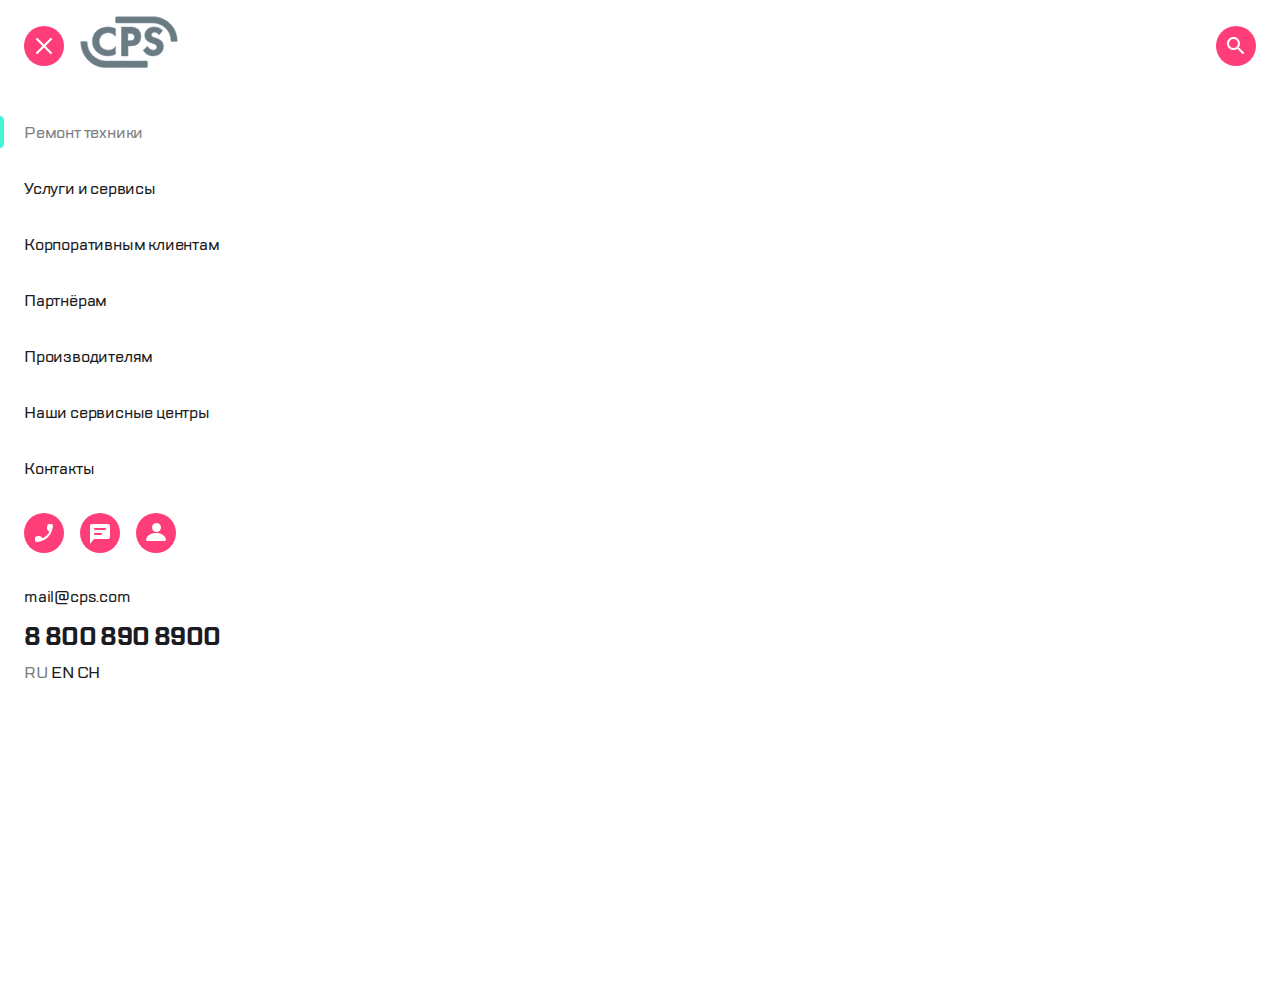
<file: index.html>
<!DOCTYPE html>
<html lang="ru">

<head>
	<meta charset="UTF-8">
	<meta http-equiv="X-UA-Compatible" content="IE=edge">
	<meta name="viewport" content="width=device-width, initial-scale=1.0">
	<link rel="stylesheet" href="./style.css">
	<link rel="stylesheet" href="./TTLakes/stylesheet.css">
	<title>Макет 1.4</title>
</head>

<body class="side-bar">
	<header class="header header--padding">
		<button class="button"><img src="img/burger.svg"></button>
		<a class="logo logo--padding" href="#"><img src="img/Group.svg"></a>
		<button class="button button--right-side"><img src="img/search.svg"></button>
	</header>
	<div class="side-menu">
		<article class="main-menu">
			<nav class="navigation">
				<ul class="navigation__list">
					<li class="nav-botton--focus">
						<a class="link-focus link" href="#">Ремонт техники</a>
					</li>
					<li class="nav-botton">
						<a class="link" href="#">Услуги и сервисы</a>
					</li>
					<li class="nav-botton">
						<a class="link" href="#">Корпоративным клиентам</a>
					</li>
					<li class="nav-botton">
						<a class="link" href="#">Партнёрам</a>
					</li>
					<li class="nav-botton">
						<a class="link" href="#">Производителям</a>
					</li>
					<li class="nav-botton">
						<a class="link" href="#">Наши сервисные центры</a>
					</li>
					<li class="nav-botton">
						<a class="link" href="#">Контакты</a>
					</li>
				</ul>
			</nav>
		</article>

		<footer class="footer">
			<div class="footer__buttons">
				<button class="footer__buttons button"><img src="img/chat copy.svg"></button>
				<button class="footer__buttons button"><img src="img/chat.svg"></button>
				<button class="footer__buttons button"><img src="img/profile.svg"></button>
			</div>

			<div class="footer__info">
				<a class="mail__link link" href='mailto:mail@cps.com'>mail@cps.com</a>
				<a class="tel__link link" href='tel:8800890 8900'>8 800 890 8900</a>
			</div>

			<div class="footer__languages">
				<a class="lang__ru link-focus link" href="#">RU</a>
				<a class="lang__en link" href="#">EN</a>
				<a class="lang__ch link" href="#">CH</a>
			</div>
		</footer>
	</div>
</body>

</html>
</file>
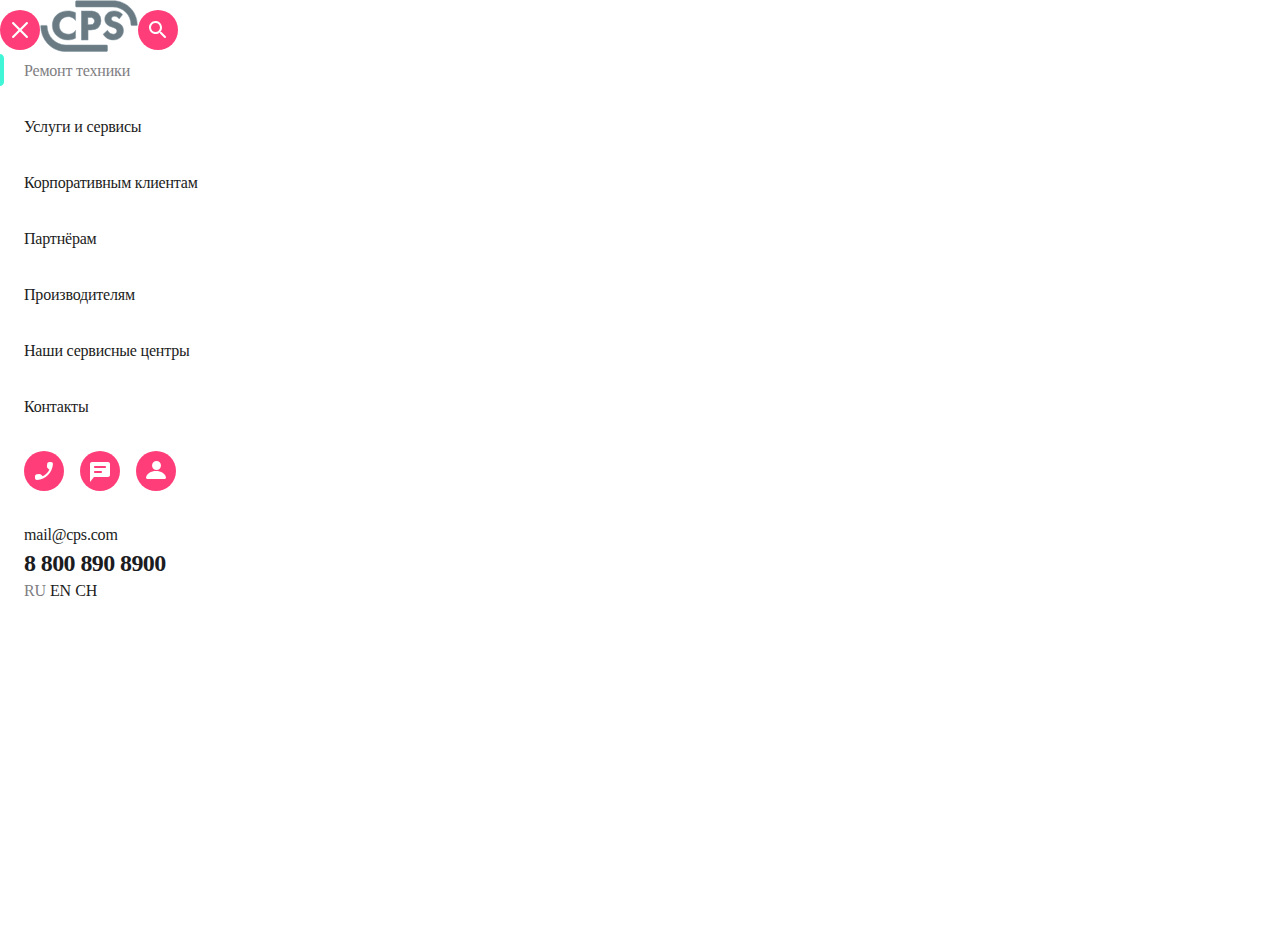
<file: verstka14.html>
<!DOCTYPE html>
<html lang="ru">

<head>
	<meta charset="UTF-8">
	<meta http-equiv="X-UA-Compatible" content="IE=edge">
	<meta name="viewport" content="width=device-width, initial-scale=1.0">
	<link rel="stylesheet" href="style.css">
	<title>Макет 1.4</title>
</head>

<body class="side-bar">
	<header class="header">
		<button class="header__button button"><img src="img/burger.svg"></button>
		<a class="logo" href="#"><img src="img/Group.svg"></a>
		<button class="header__button button"><img src="img/search.svg"></button>
	</header>
	<div class="side-menu">
		<article class="main-menu">
			<nav class="navigation">
				<ul class="navigation__list">
					<li class="nav-botton--focus">
						<a class="link-focus link" href="#">Ремонт техники</a>
					</li>
					<li class="nav-botton">
						<a class="link" href="#">Услуги и сервисы</a>
					</li>
					<li class="nav-botton">
						<a class="link" href="#">Корпоративным клиентам</a>
					</li>
					<li class="nav-botton">
						<a class="link" href="#">Партнёрам</a>
					</li>
					<li class="nav-botton">
						<a class="link" href="#">Производителям</a>
					</li>
					<li class="nav-botton">
						<a class="link" href="#">Наши сервисные центры</a>
					</li>
					<li class="nav-botton">
						<a class="link" href="#">Контакты</a>
					</li>
				</ul>
			</nav>
		</article>

		<footer class="footer">
			<div class="footer__buttons">
				<button class="footer__buttons button"><img src="img/chat copy.svg"></button>
				<button class="footer__buttons button"><img src="img/chat.svg"></button>
				<button class="footer__buttons button"><img src="img/profile.svg"></button>
			</div>
			<div class="footer__info">
				<div class="mail">
					<a class="mail__link link" href='mailto:mail@cps.com'>mail@cps.com</a>
				</div>
				<div class="tel">
					<a class="tel__link link" href='tel:8800890 8900'>8 800 890 8900</a>
				</div>
			</div>

			<div class="footer__languages">
				<a class="lang__ru link-focus link" href="#">RU</a>
				<a class="lang__en link" href="#">EN</a>
				<a class="lang__ch link" href="#">CH</a>
			</div>
		</footer>
	</div>
</body>

</html>
</file>
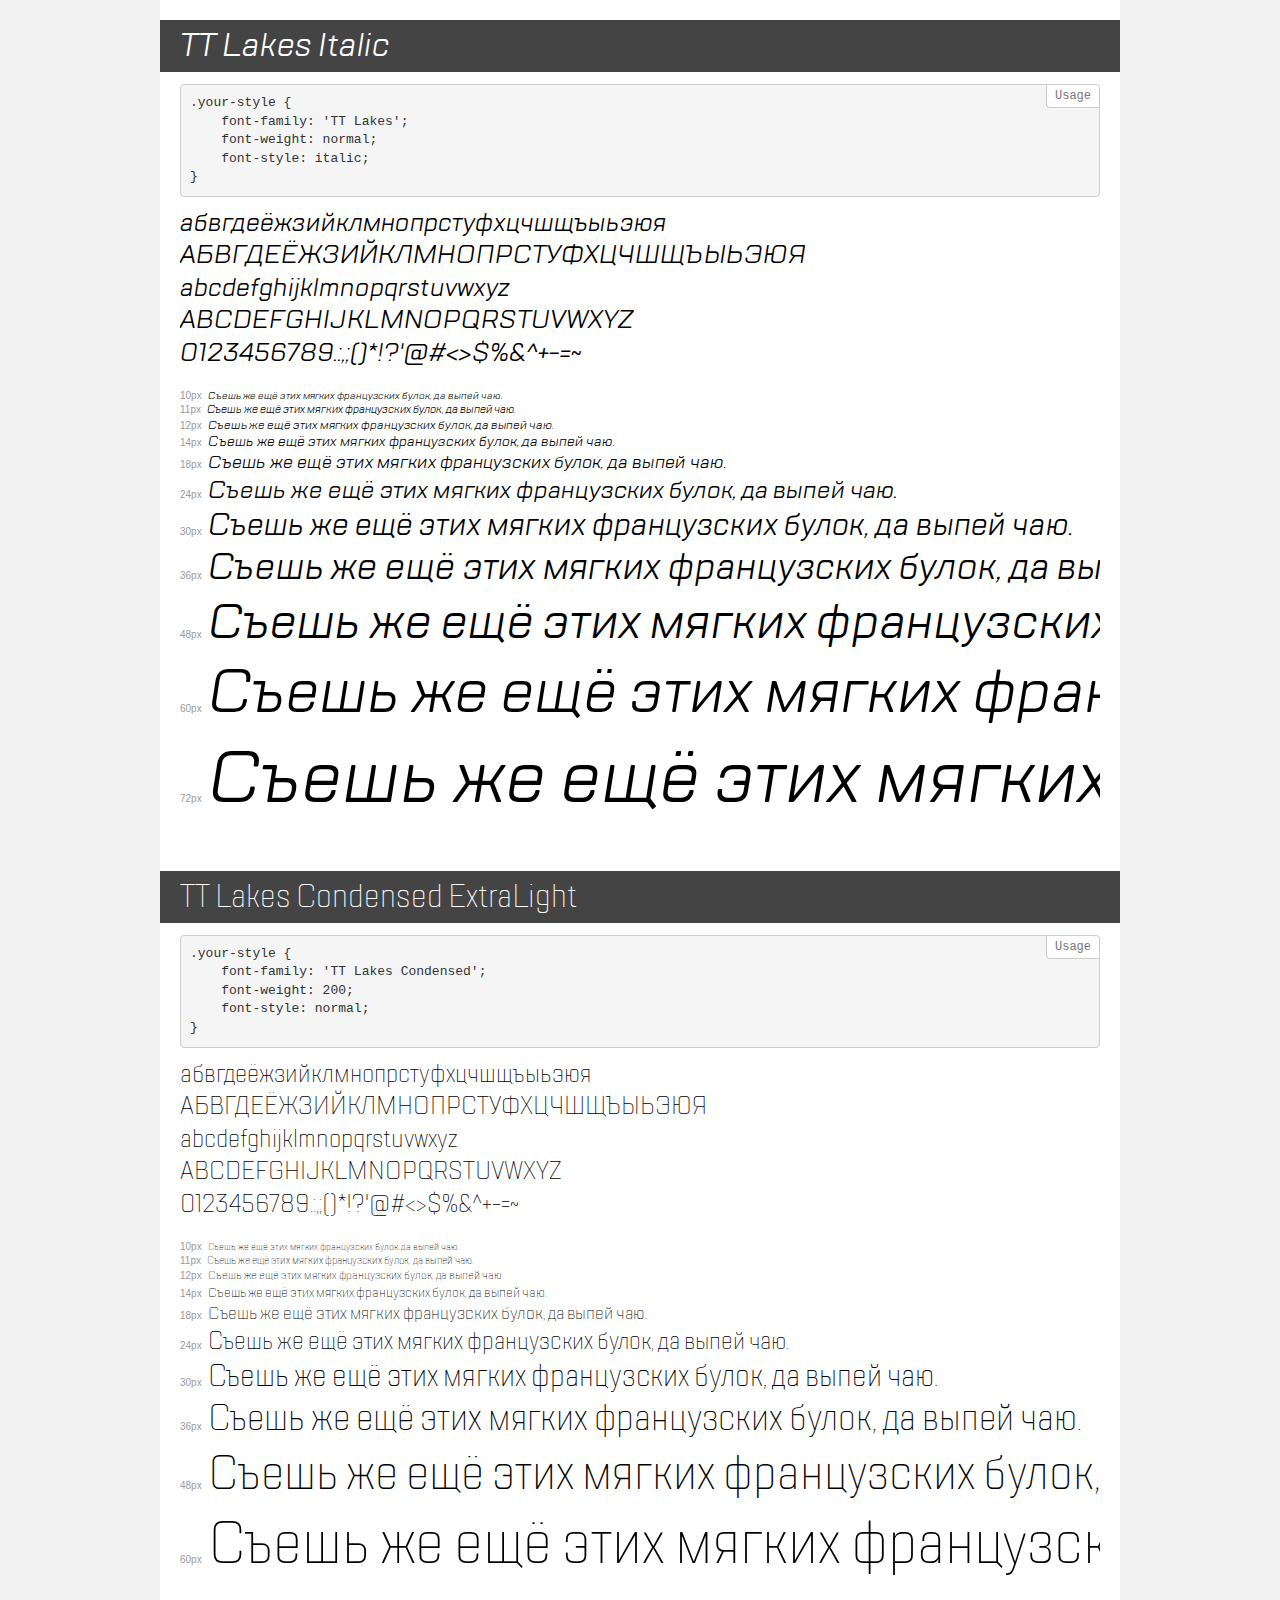
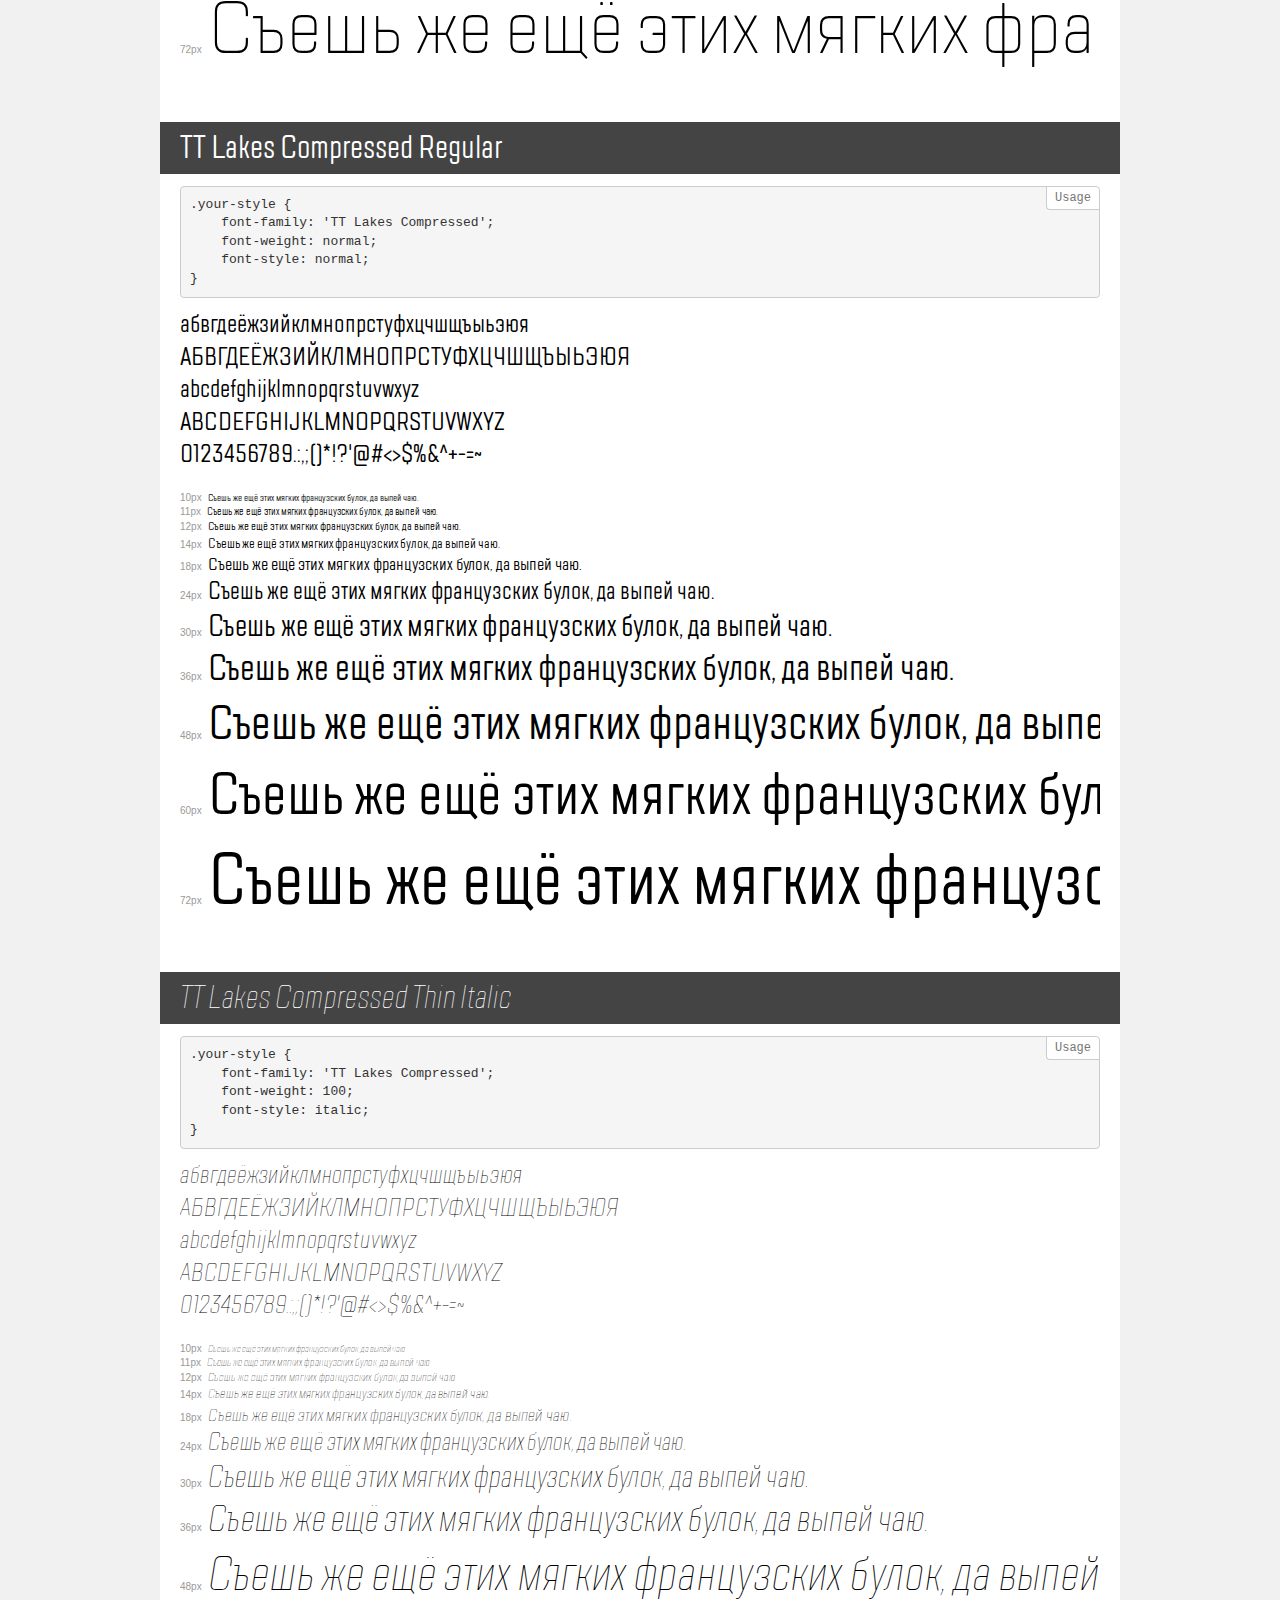
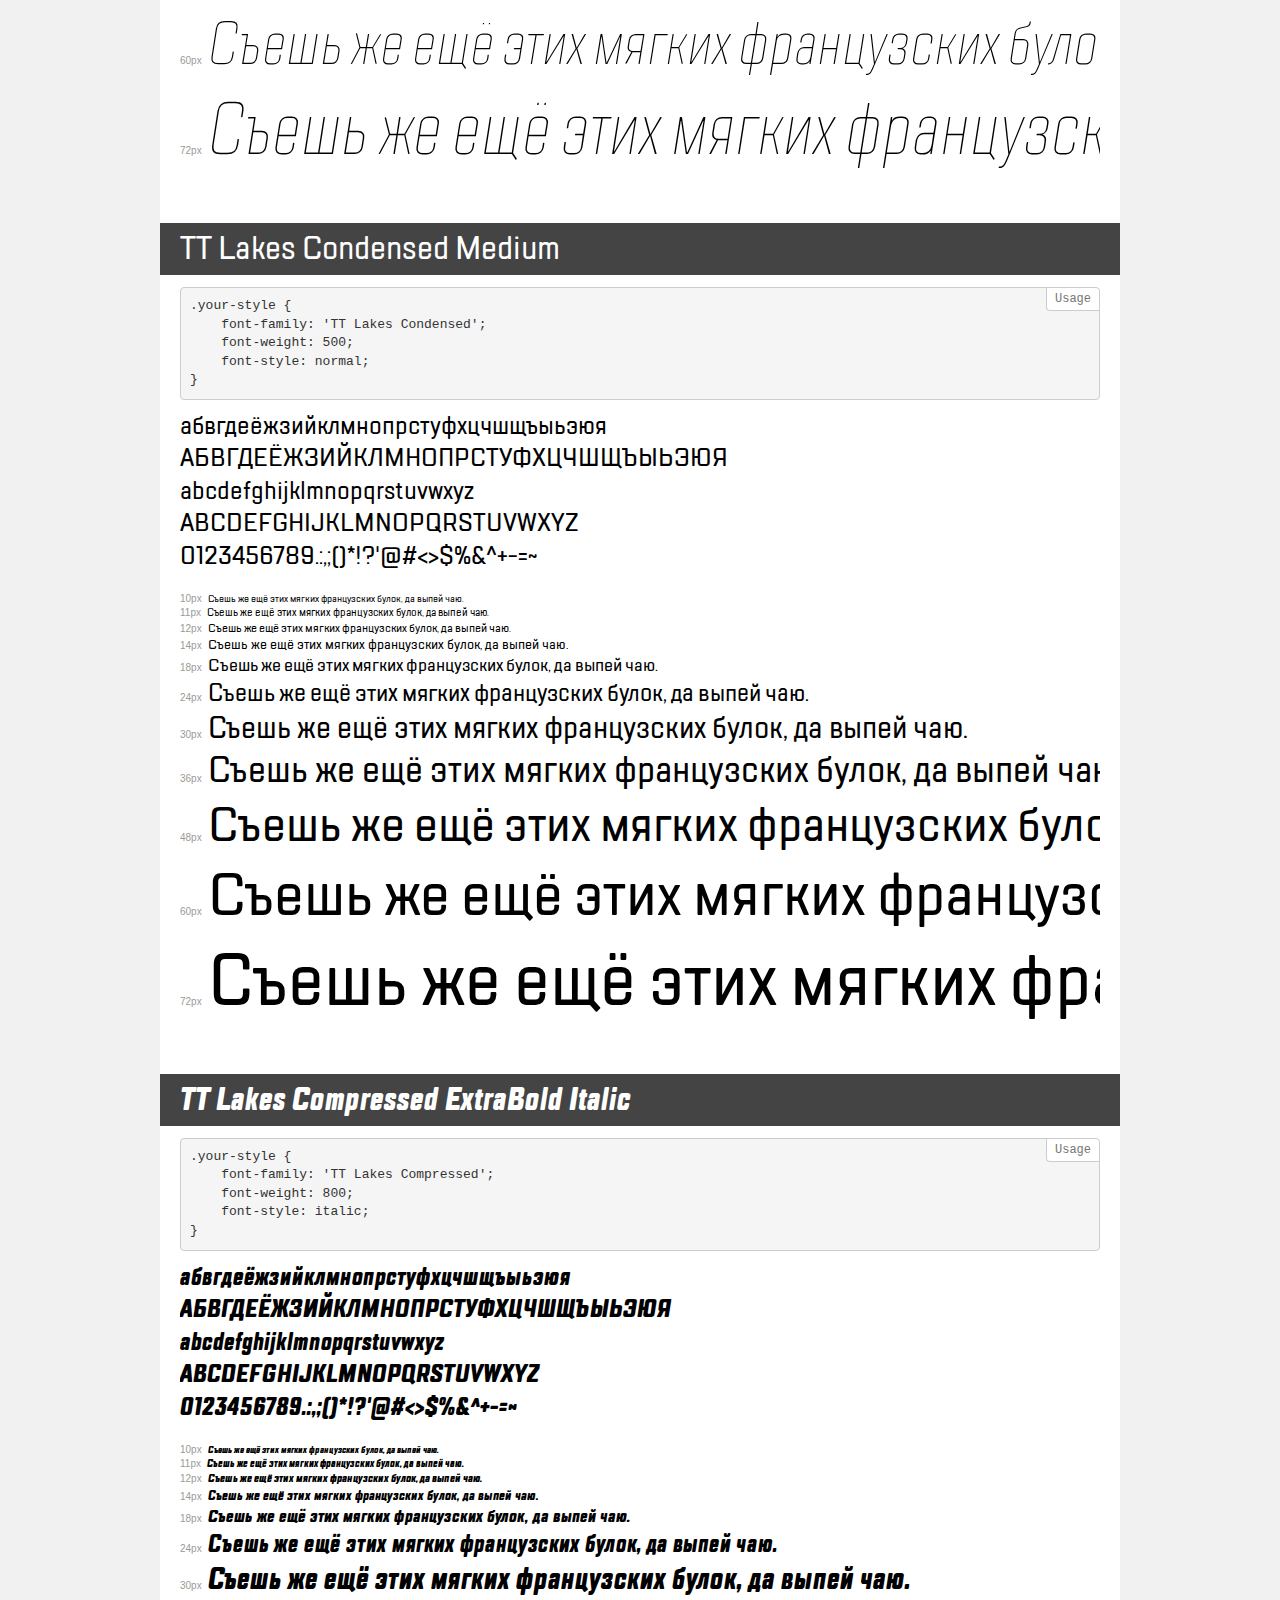
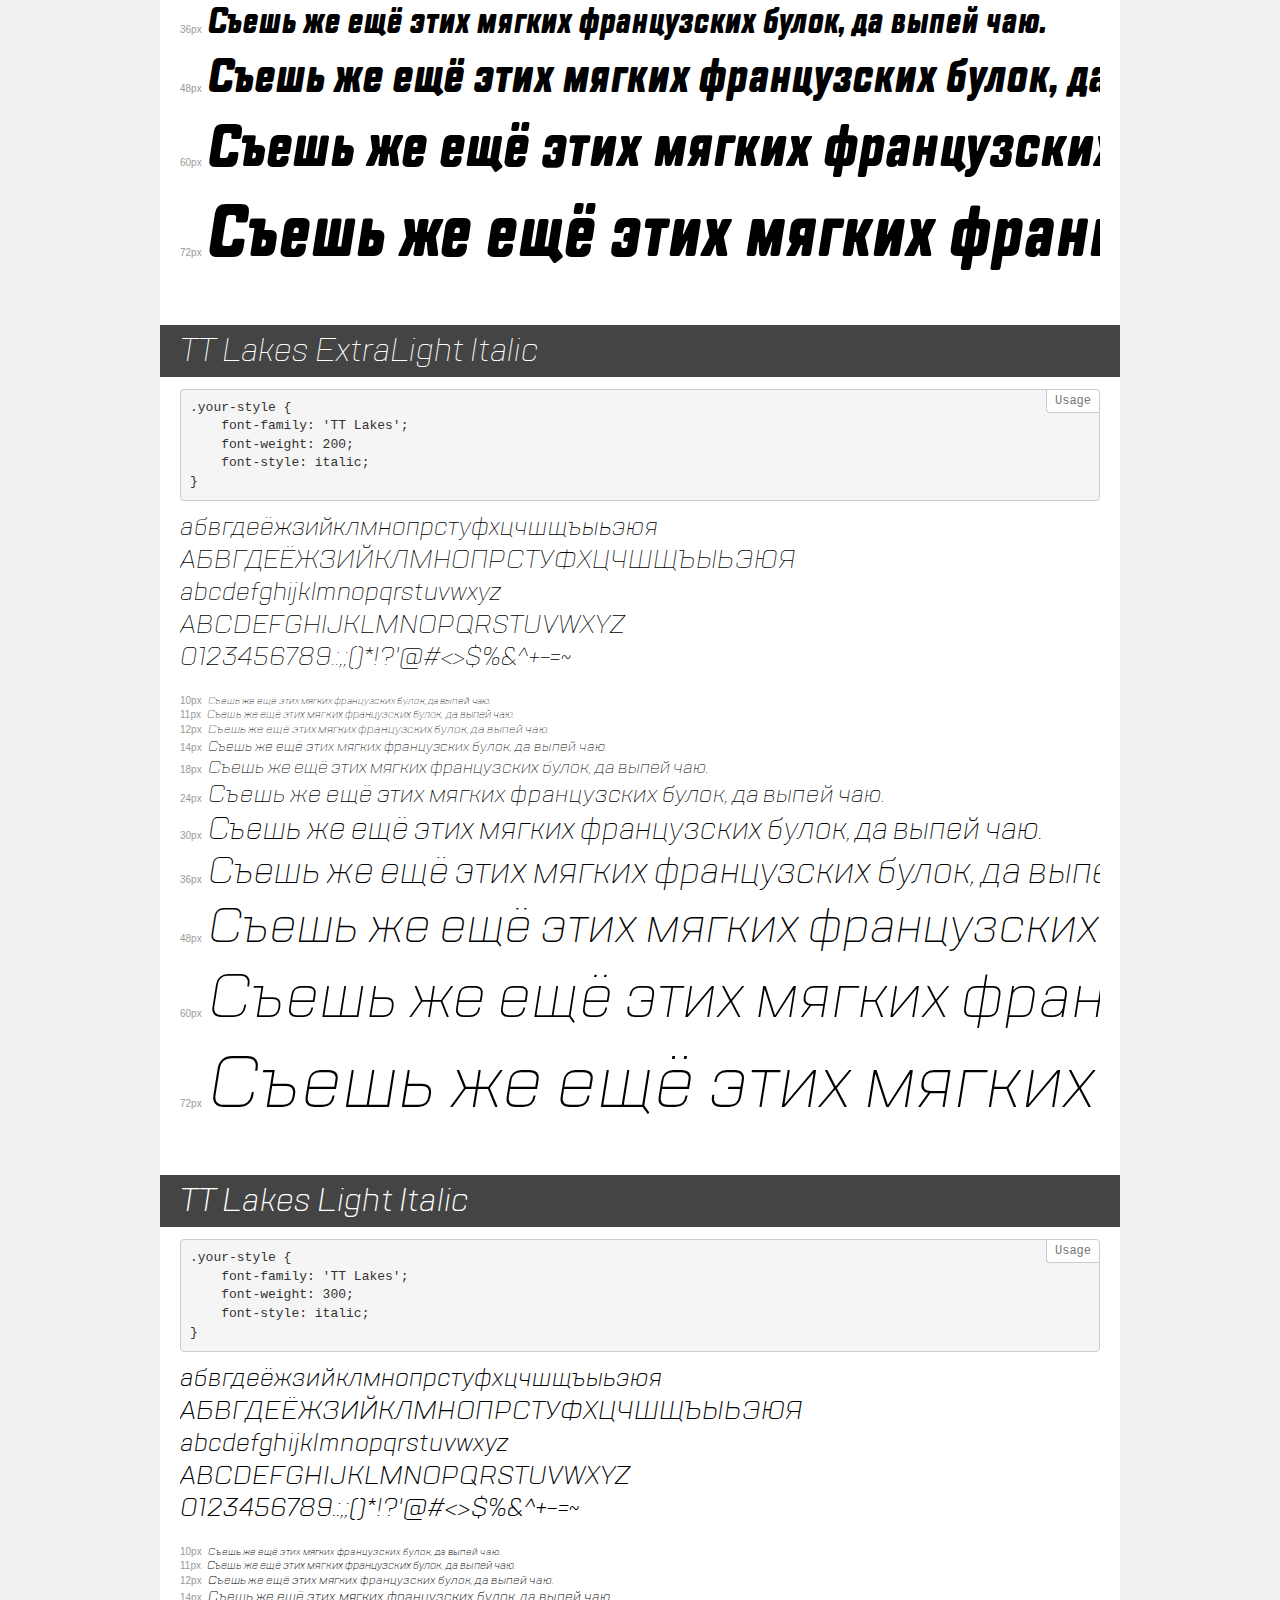
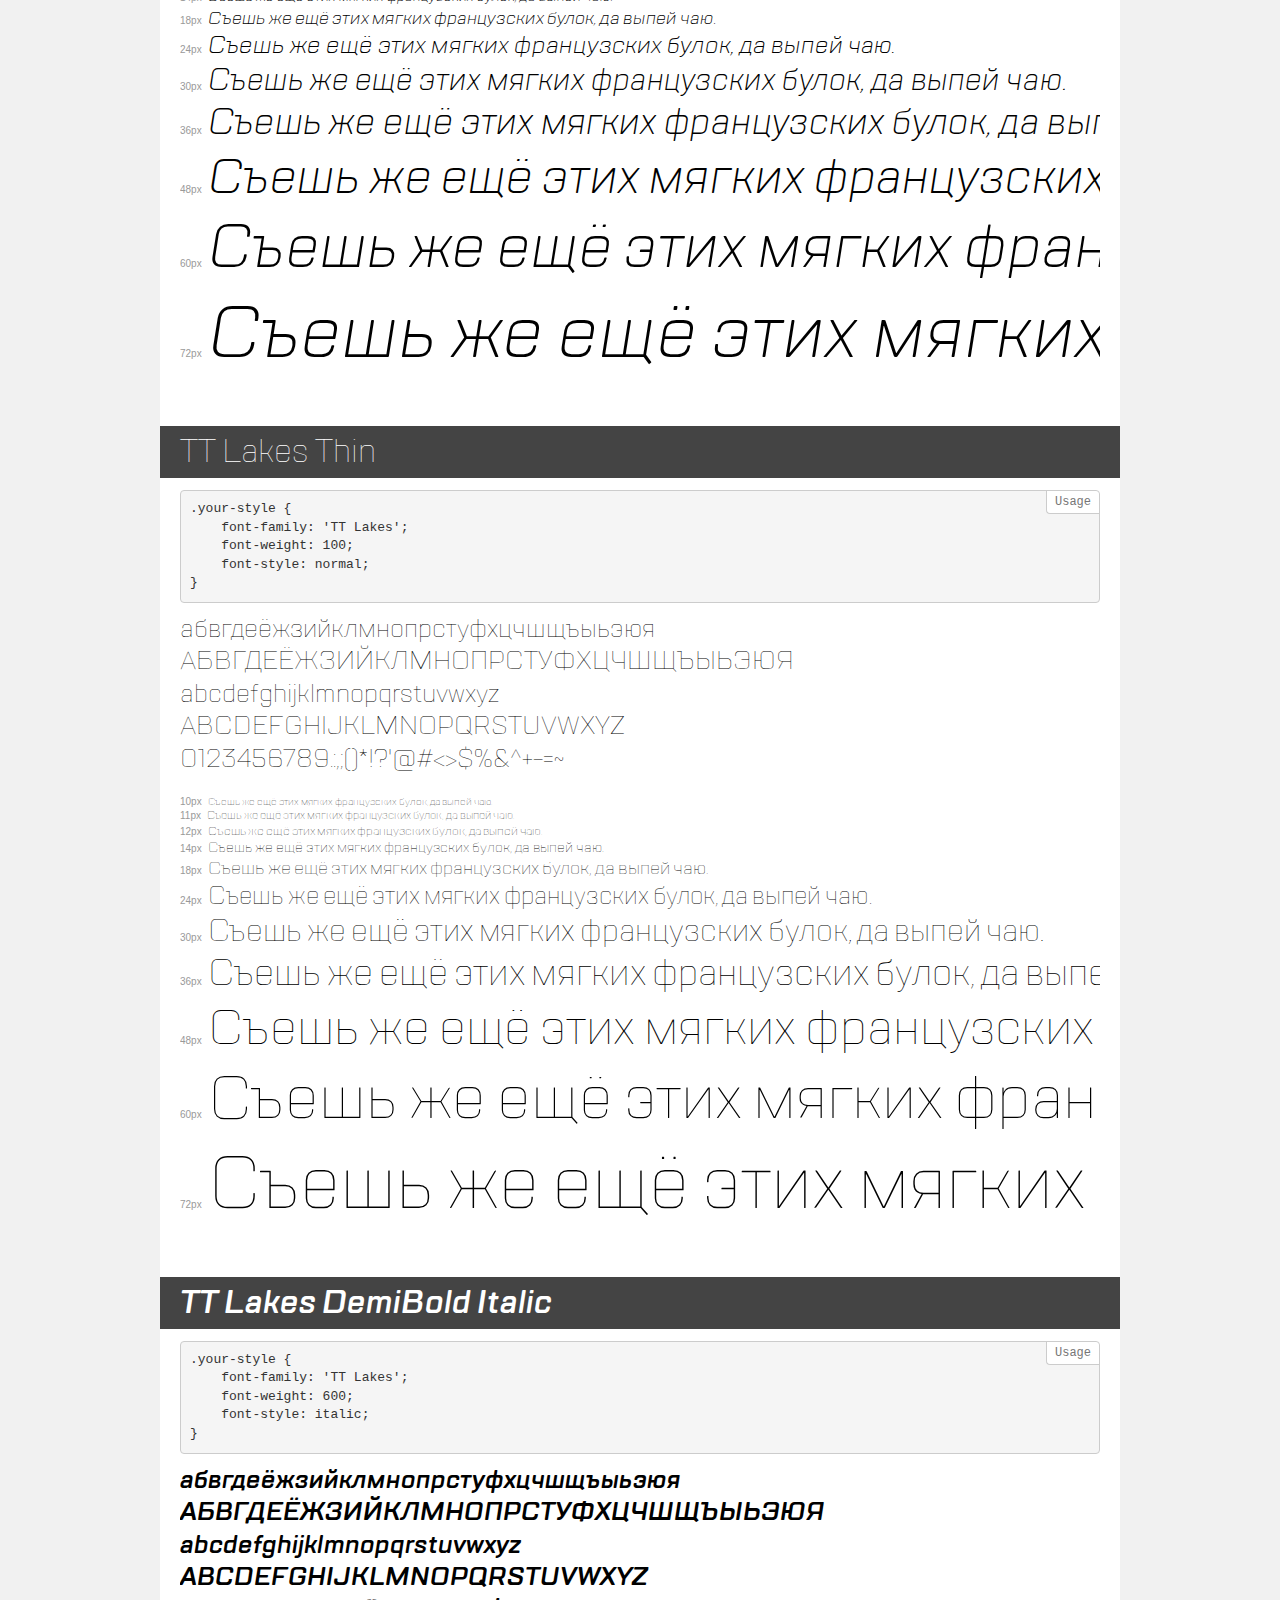
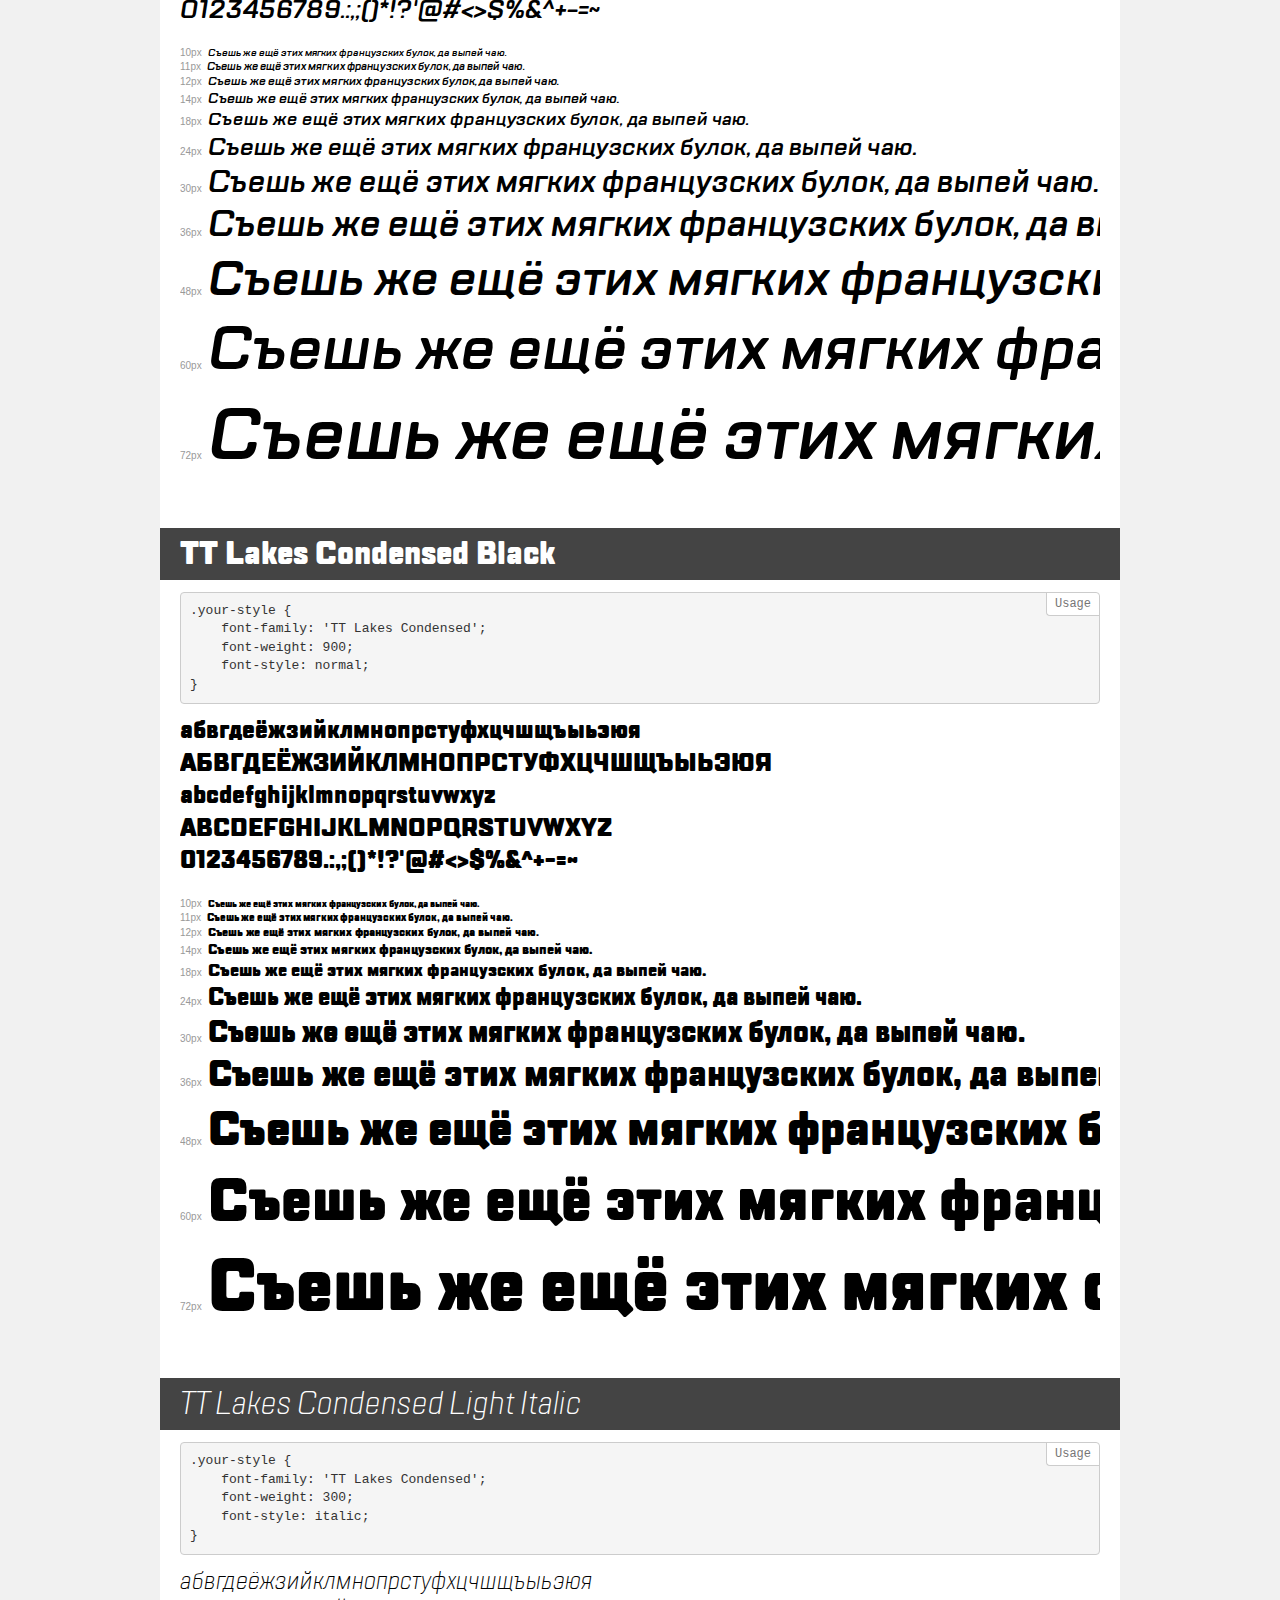
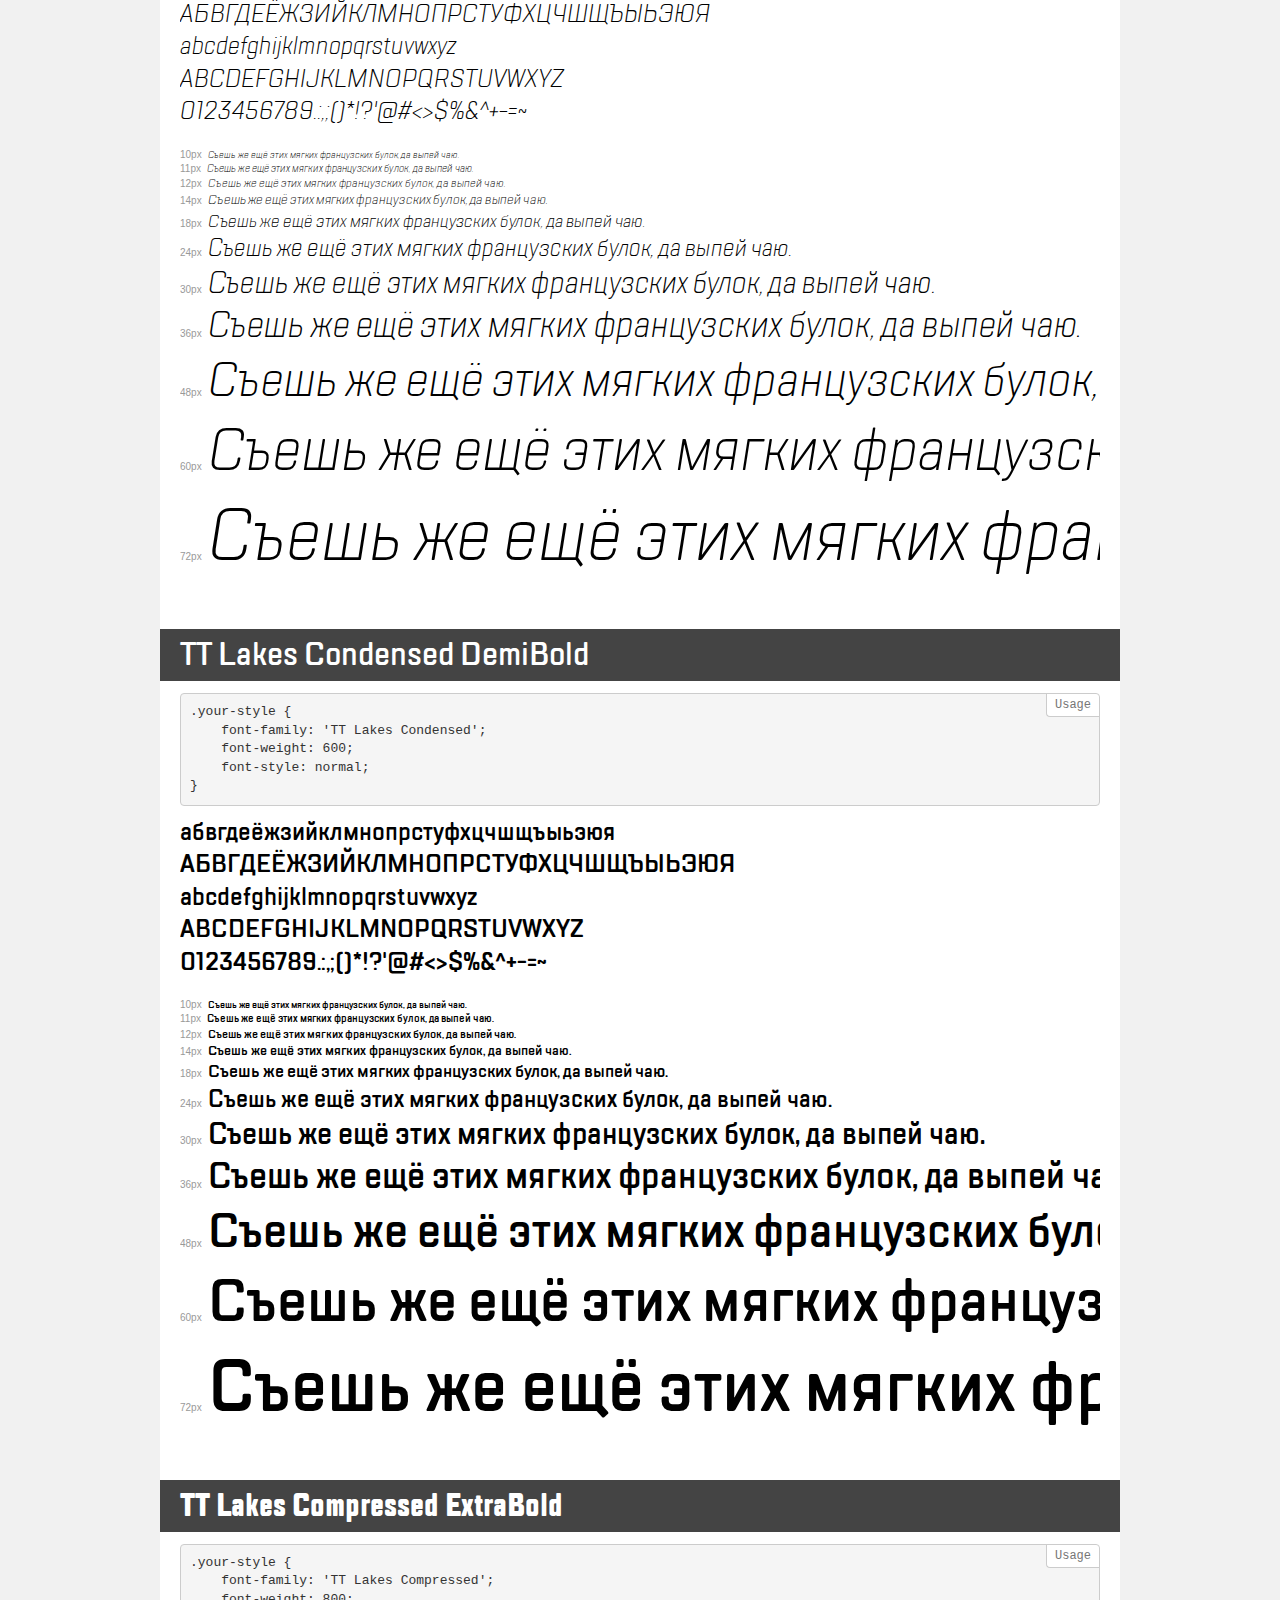
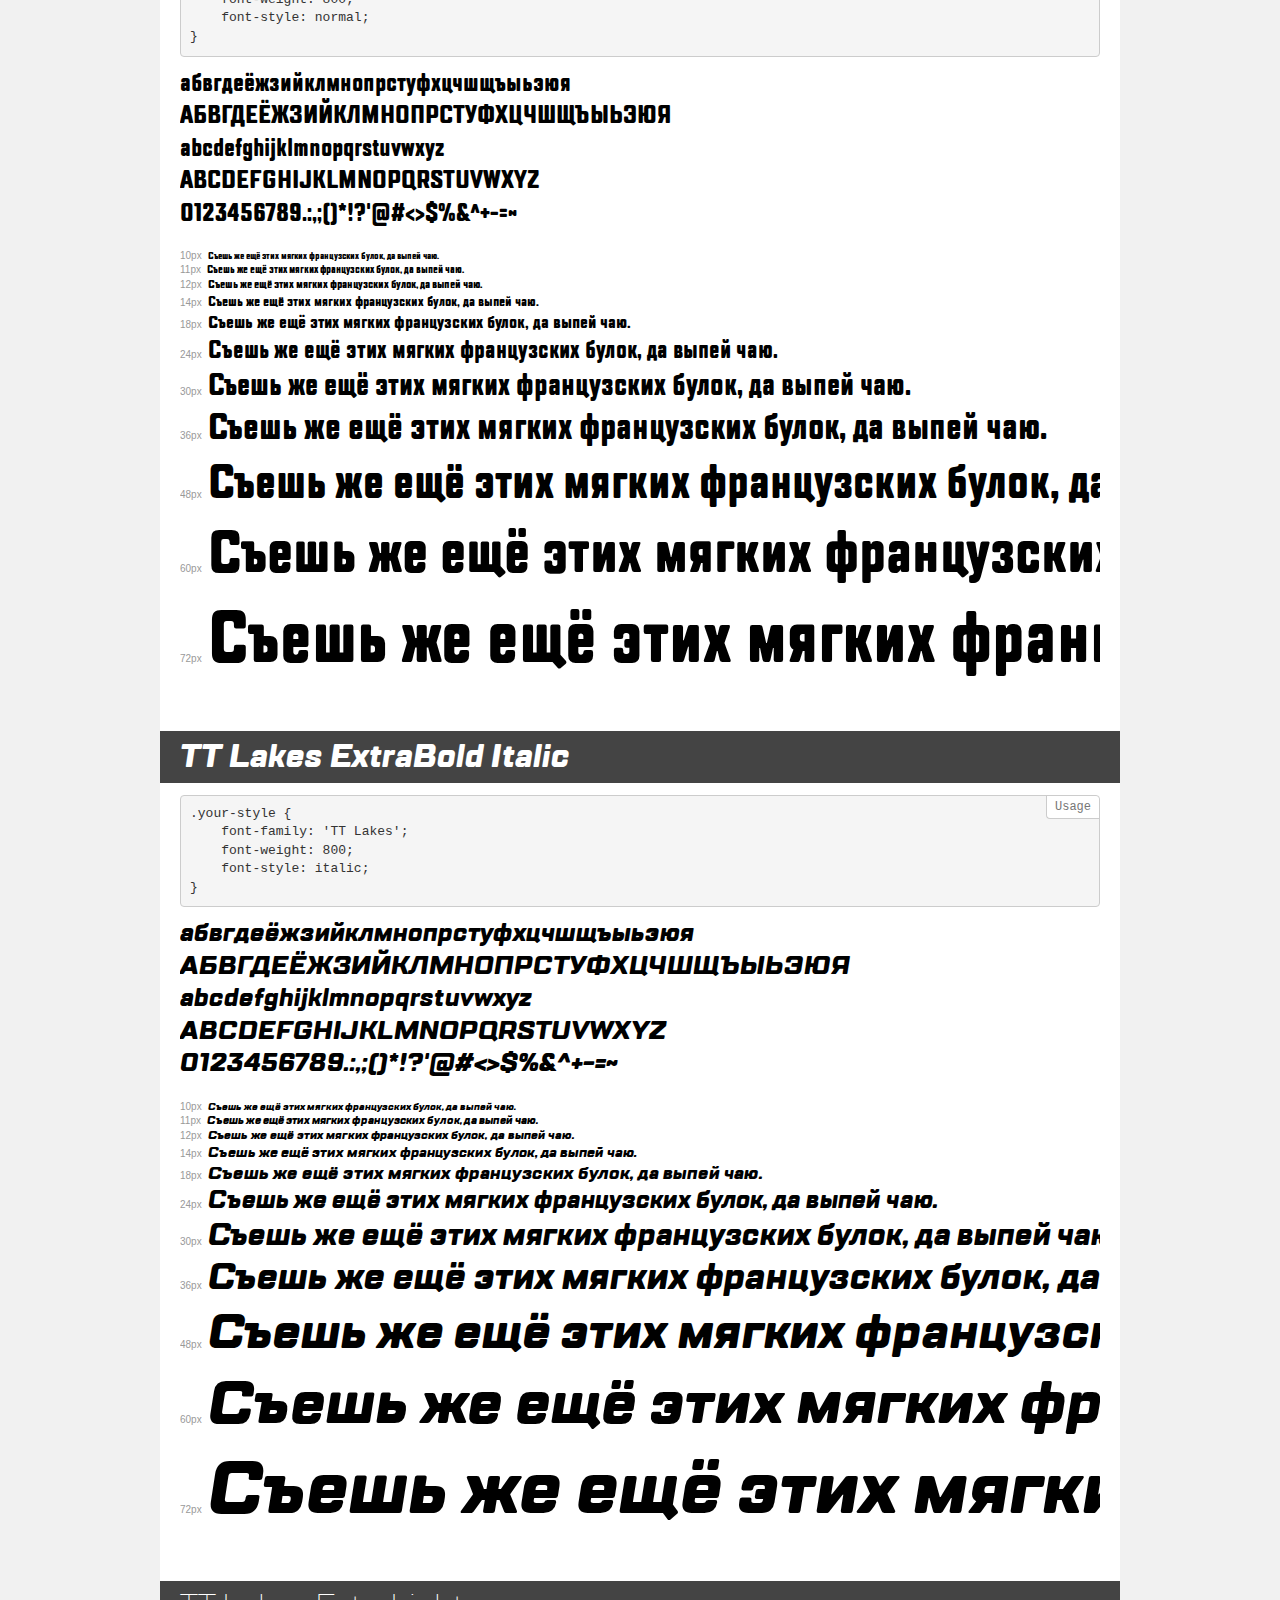
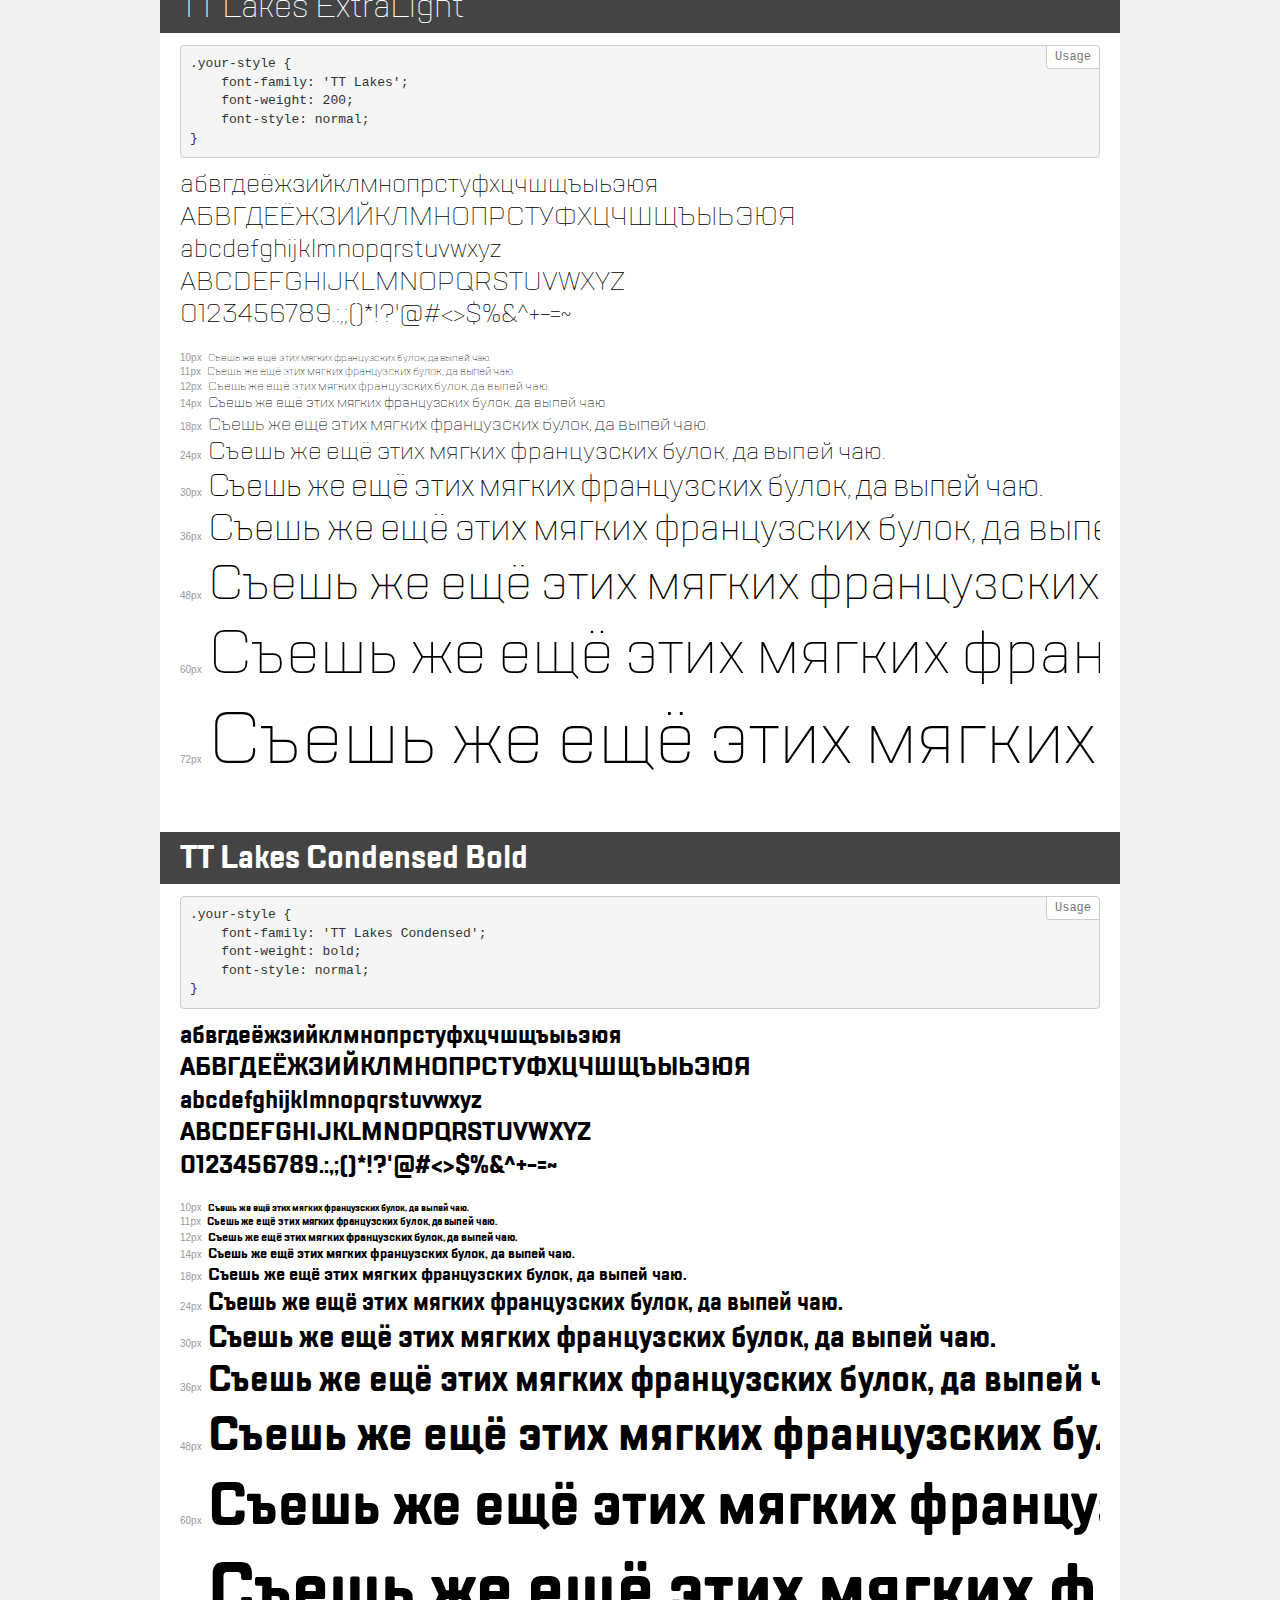
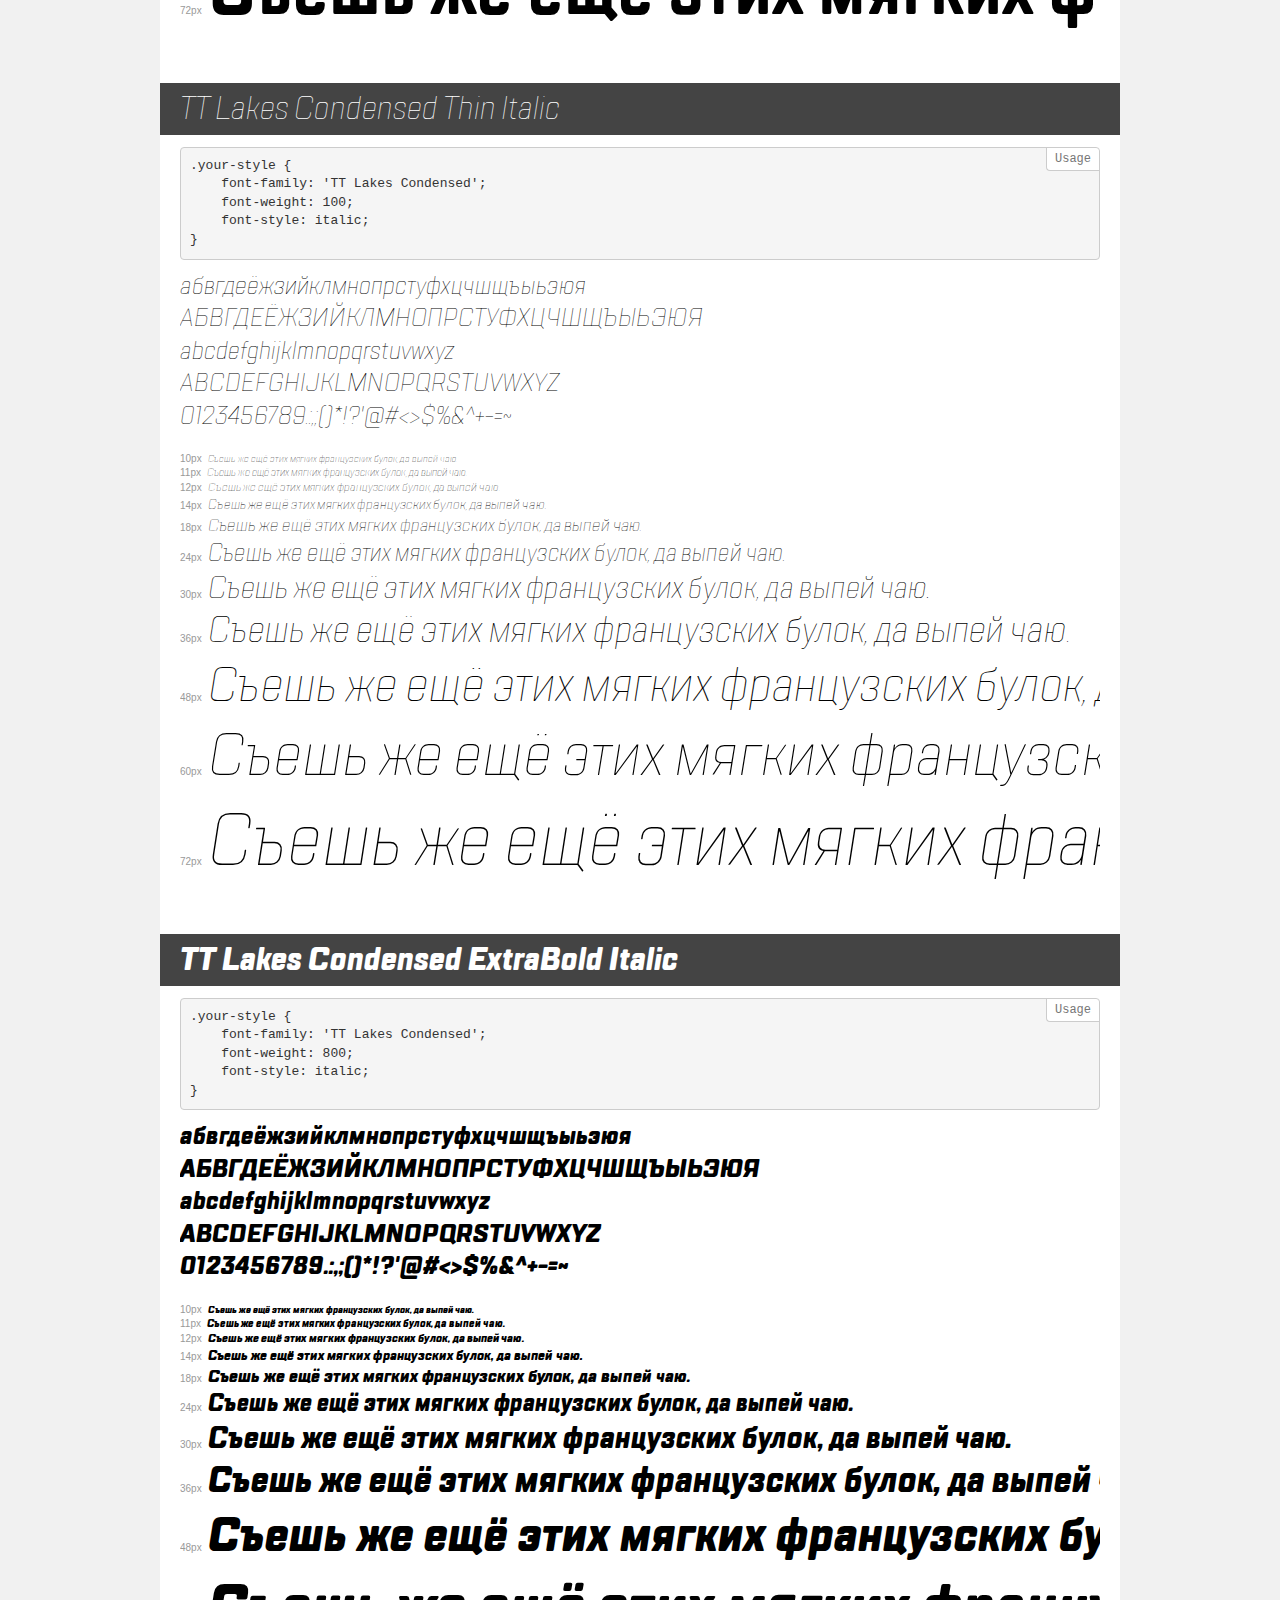
<file: TTLakes/demo.html>
<!DOCTYPE html>
<html>
<head>
    <meta charset="utf-8">
    <meta http-equiv="X-UA-Compatible" content="IE=edge">
    <meta name="viewport" content="width=device-width, initial-scale=1">
    <meta name="robots" content="noindex, noarchive">
    <meta name="format-detection" content="telephone=no">
    <title>Transfonter demo</title>
    <link href="stylesheet.css" rel="stylesheet">
    <style>
        /*
        http://meyerweb.com/eric/tools/css/reset/
        v2.0 | 20110126
        License: none (public domain)
        */
        html, body, div, span, applet, object, iframe,
        h1, h2, h3, h4, h5, h6, p, blockquote, pre,
        a, abbr, acronym, address, big, cite, code,
        del, dfn, em, img, ins, kbd, q, s, samp,
        small, strike, strong, sub, sup, tt, var,
        b, u, i, center,
        dl, dt, dd, ol, ul, li,
        fieldset, form, label, legend,
        table, caption, tbody, tfoot, thead, tr, th, td,
        article, aside, canvas, details, embed,
        figure, figcaption, footer, header, hgroup,
        menu, nav, output, ruby, section, summary,
        time, mark, audio, video {
            margin: 0;
            padding: 0;
            border: 0;
            font-size: 100%;
            font: inherit;
            vertical-align: baseline;
        }
        /* HTML5 display-role reset for older browsers */
        article, aside, details, figcaption, figure,
        footer, header, hgroup, menu, nav, section {
            display: block;
        }
        body {
            line-height: 1;
        }
        ol, ul {
            list-style: none;
        }
        blockquote, q {
            quotes: none;
        }
        blockquote:before, blockquote:after,
        q:before, q:after {
            content: '';
            content: none;
        }
        table {
            border-collapse: collapse;
            border-spacing: 0;
        }
        /* common styles */
        body {
            background: #f1f1f1;
            color: #000;
        }
        .page {
            background: #fff;
            width: 920px;
            margin: 0 auto;
            padding: 20px 20px 0 20px;
            overflow: hidden;
        }
        .font-container {
            overflow-x: auto;
            overflow-y: hidden;
            margin-bottom: 40px;
            line-height: 1.3;
            white-space: nowrap;
            padding-bottom: 5px;
        }
        h1 {
            position: relative;
            background: #444;
            font-size: 32px;
            color: #fff;
            padding: 10px 20px;
            margin: 0 -20px 12px -20px;
        }
        .letters {
            font-size: 25px;
            margin-bottom: 20px;
        }
        .s10:before {
            content: '10px';
        }
        .s11:before {
            content: '11px';
        }
        .s12:before {
            content: '12px';
        }
        .s14:before {
            content: '14px';
        }
        .s18:before {
            content: '18px';
        }
        .s24:before {
            content: '24px';
        }
        .s30:before {
            content: '30px';
        }
        .s36:before {
            content: '36px';
        }
        .s48:before {
            content: '48px';
        }
        .s60:before {
            content: '60px';
        }
        .s72:before {
            content: '72px';
        }
        .s10:before, .s11:before, .s12:before, .s14:before,
        .s18:before, .s24:before, .s30:before, .s36:before,
        .s48:before, .s60:before, .s72:before {
            font-family: Arial, sans-serif;
            font-size: 10px;
            font-weight: normal;
            font-style: normal;
            color: #999;
            padding-right: 6px;
        }
        pre {
            display: block;
            position: relative;
            padding: 9px;
            margin: 0 0 10px;
            font-family: Monaco, Menlo, Consolas, "Courier New", monospace !important;
            font-size: 13px;
            line-height: 1.428571429;
            color: #333;
            font-weight: normal !important;
            font-style: normal !important;
            background-color: #f5f5f5;
            border: 1px solid #ccc;
            overflow-x: auto;
            border-radius: 4px;
        }
        pre:after {
            display: block;
            position: absolute;
            right: 0;
            top: 0;
            content: 'Usage';
            line-height: 1;
            padding: 5px 8px;
            font-size: 12px;
            color: #767676;
            background-color: #fff;
            border: 1px solid #ccc;
            border-right: none;
            border-top: none;
            border-radius: 0 4px 0 4px;
            z-index: 10;
        }
        /* responsive */
        @media (max-width: 959px) {
            .page {
                width: auto;
                margin: 0;
            }
        }
    </style>
</head>
<body>
<div class="page">
    <div class="demo" style="font-family: 'TT Lakes'; font-weight: normal; font-style: italic;">
        <h1>TT Lakes Italic</h1>
        <pre>.your-style {
    font-family: 'TT Lakes';
    font-weight: normal;
    font-style: italic;
}</pre>
        <div class="font-container">
            <p class="letters">
                абвгдеёжзийклмнопрстуфхцчшщъыьэюя<br>
АБВГДЕЁЖЗИЙКЛМНОПРСТУФХЦЧШЩЪЫЬЭЮЯ<br>
abcdefghijklmnopqrstuvwxyz<br>
ABCDEFGHIJKLMNOPQRSTUVWXYZ<br>
                0123456789.:,;()*!?'@#<>$%&^+-=~
            </p>
            <p class="s10" style="font-size: 10px;">Съешь же ещё этих мягких французских булок, да выпей чаю.</p>
            <p class="s11" style="font-size: 11px;">Съешь же ещё этих мягких французских булок, да выпей чаю.</p>
            <p class="s12" style="font-size: 12px;">Съешь же ещё этих мягких французских булок, да выпей чаю.</p>
            <p class="s14" style="font-size: 14px;">Съешь же ещё этих мягких французских булок, да выпей чаю.</p>
            <p class="s18" style="font-size: 18px;">Съешь же ещё этих мягких французских булок, да выпей чаю.</p>
            <p class="s24" style="font-size: 24px;">Съешь же ещё этих мягких французских булок, да выпей чаю.</p>
            <p class="s30" style="font-size: 30px;">Съешь же ещё этих мягких французских булок, да выпей чаю.</p>
            <p class="s36" style="font-size: 36px;">Съешь же ещё этих мягких французских булок, да выпей чаю.</p>
            <p class="s48" style="font-size: 48px;">Съешь же ещё этих мягких французских булок, да выпей чаю.</p>
            <p class="s60" style="font-size: 60px;">Съешь же ещё этих мягких французских булок, да выпей чаю.</p>
            <p class="s72" style="font-size: 72px;">Съешь же ещё этих мягких французских булок, да выпей чаю.</p>
        </div>
    </div>
    <div class="demo" style="font-family: 'TT Lakes Condensed'; font-weight: 200; font-style: normal;">
        <h1>TT Lakes Condensed ExtraLight</h1>
        <pre>.your-style {
    font-family: 'TT Lakes Condensed';
    font-weight: 200;
    font-style: normal;
}</pre>
        <div class="font-container">
            <p class="letters">
                абвгдеёжзийклмнопрстуфхцчшщъыьэюя<br>
АБВГДЕЁЖЗИЙКЛМНОПРСТУФХЦЧШЩЪЫЬЭЮЯ<br>
abcdefghijklmnopqrstuvwxyz<br>
ABCDEFGHIJKLMNOPQRSTUVWXYZ<br>
                0123456789.:,;()*!?'@#<>$%&^+-=~
            </p>
            <p class="s10" style="font-size: 10px;">Съешь же ещё этих мягких французских булок, да выпей чаю.</p>
            <p class="s11" style="font-size: 11px;">Съешь же ещё этих мягких французских булок, да выпей чаю.</p>
            <p class="s12" style="font-size: 12px;">Съешь же ещё этих мягких французских булок, да выпей чаю.</p>
            <p class="s14" style="font-size: 14px;">Съешь же ещё этих мягких французских булок, да выпей чаю.</p>
            <p class="s18" style="font-size: 18px;">Съешь же ещё этих мягких французских булок, да выпей чаю.</p>
            <p class="s24" style="font-size: 24px;">Съешь же ещё этих мягких французских булок, да выпей чаю.</p>
            <p class="s30" style="font-size: 30px;">Съешь же ещё этих мягких французских булок, да выпей чаю.</p>
            <p class="s36" style="font-size: 36px;">Съешь же ещё этих мягких французских булок, да выпей чаю.</p>
            <p class="s48" style="font-size: 48px;">Съешь же ещё этих мягких французских булок, да выпей чаю.</p>
            <p class="s60" style="font-size: 60px;">Съешь же ещё этих мягких французских булок, да выпей чаю.</p>
            <p class="s72" style="font-size: 72px;">Съешь же ещё этих мягких французских булок, да выпей чаю.</p>
        </div>
    </div>
    <div class="demo" style="font-family: 'TT Lakes Compressed'; font-weight: normal; font-style: normal;">
        <h1>TT Lakes Compressed Regular</h1>
        <pre>.your-style {
    font-family: 'TT Lakes Compressed';
    font-weight: normal;
    font-style: normal;
}</pre>
        <div class="font-container">
            <p class="letters">
                абвгдеёжзийклмнопрстуфхцчшщъыьэюя<br>
АБВГДЕЁЖЗИЙКЛМНОПРСТУФХЦЧШЩЪЫЬЭЮЯ<br>
abcdefghijklmnopqrstuvwxyz<br>
ABCDEFGHIJKLMNOPQRSTUVWXYZ<br>
                0123456789.:,;()*!?'@#<>$%&^+-=~
            </p>
            <p class="s10" style="font-size: 10px;">Съешь же ещё этих мягких французских булок, да выпей чаю.</p>
            <p class="s11" style="font-size: 11px;">Съешь же ещё этих мягких французских булок, да выпей чаю.</p>
            <p class="s12" style="font-size: 12px;">Съешь же ещё этих мягких французских булок, да выпей чаю.</p>
            <p class="s14" style="font-size: 14px;">Съешь же ещё этих мягких французских булок, да выпей чаю.</p>
            <p class="s18" style="font-size: 18px;">Съешь же ещё этих мягких французских булок, да выпей чаю.</p>
            <p class="s24" style="font-size: 24px;">Съешь же ещё этих мягких французских булок, да выпей чаю.</p>
            <p class="s30" style="font-size: 30px;">Съешь же ещё этих мягких французских булок, да выпей чаю.</p>
            <p class="s36" style="font-size: 36px;">Съешь же ещё этих мягких французских булок, да выпей чаю.</p>
            <p class="s48" style="font-size: 48px;">Съешь же ещё этих мягких французских булок, да выпей чаю.</p>
            <p class="s60" style="font-size: 60px;">Съешь же ещё этих мягких французских булок, да выпей чаю.</p>
            <p class="s72" style="font-size: 72px;">Съешь же ещё этих мягких французских булок, да выпей чаю.</p>
        </div>
    </div>
    <div class="demo" style="font-family: 'TT Lakes Compressed'; font-weight: 100; font-style: italic;">
        <h1>TT Lakes Compressed Thin Italic</h1>
        <pre>.your-style {
    font-family: 'TT Lakes Compressed';
    font-weight: 100;
    font-style: italic;
}</pre>
        <div class="font-container">
            <p class="letters">
                абвгдеёжзийклмнопрстуфхцчшщъыьэюя<br>
АБВГДЕЁЖЗИЙКЛМНОПРСТУФХЦЧШЩЪЫЬЭЮЯ<br>
abcdefghijklmnopqrstuvwxyz<br>
ABCDEFGHIJKLMNOPQRSTUVWXYZ<br>
                0123456789.:,;()*!?'@#<>$%&^+-=~
            </p>
            <p class="s10" style="font-size: 10px;">Съешь же ещё этих мягких французских булок, да выпей чаю.</p>
            <p class="s11" style="font-size: 11px;">Съешь же ещё этих мягких французских булок, да выпей чаю.</p>
            <p class="s12" style="font-size: 12px;">Съешь же ещё этих мягких французских булок, да выпей чаю.</p>
            <p class="s14" style="font-size: 14px;">Съешь же ещё этих мягких французских булок, да выпей чаю.</p>
            <p class="s18" style="font-size: 18px;">Съешь же ещё этих мягких французских булок, да выпей чаю.</p>
            <p class="s24" style="font-size: 24px;">Съешь же ещё этих мягких французских булок, да выпей чаю.</p>
            <p class="s30" style="font-size: 30px;">Съешь же ещё этих мягких французских булок, да выпей чаю.</p>
            <p class="s36" style="font-size: 36px;">Съешь же ещё этих мягких французских булок, да выпей чаю.</p>
            <p class="s48" style="font-size: 48px;">Съешь же ещё этих мягких французских булок, да выпей чаю.</p>
            <p class="s60" style="font-size: 60px;">Съешь же ещё этих мягких французских булок, да выпей чаю.</p>
            <p class="s72" style="font-size: 72px;">Съешь же ещё этих мягких французских булок, да выпей чаю.</p>
        </div>
    </div>
    <div class="demo" style="font-family: 'TT Lakes Condensed'; font-weight: 500; font-style: normal;">
        <h1>TT Lakes Condensed Medium</h1>
        <pre>.your-style {
    font-family: 'TT Lakes Condensed';
    font-weight: 500;
    font-style: normal;
}</pre>
        <div class="font-container">
            <p class="letters">
                абвгдеёжзийклмнопрстуфхцчшщъыьэюя<br>
АБВГДЕЁЖЗИЙКЛМНОПРСТУФХЦЧШЩЪЫЬЭЮЯ<br>
abcdefghijklmnopqrstuvwxyz<br>
ABCDEFGHIJKLMNOPQRSTUVWXYZ<br>
                0123456789.:,;()*!?'@#<>$%&^+-=~
            </p>
            <p class="s10" style="font-size: 10px;">Съешь же ещё этих мягких французских булок, да выпей чаю.</p>
            <p class="s11" style="font-size: 11px;">Съешь же ещё этих мягких французских булок, да выпей чаю.</p>
            <p class="s12" style="font-size: 12px;">Съешь же ещё этих мягких французских булок, да выпей чаю.</p>
            <p class="s14" style="font-size: 14px;">Съешь же ещё этих мягких французских булок, да выпей чаю.</p>
            <p class="s18" style="font-size: 18px;">Съешь же ещё этих мягких французских булок, да выпей чаю.</p>
            <p class="s24" style="font-size: 24px;">Съешь же ещё этих мягких французских булок, да выпей чаю.</p>
            <p class="s30" style="font-size: 30px;">Съешь же ещё этих мягких французских булок, да выпей чаю.</p>
            <p class="s36" style="font-size: 36px;">Съешь же ещё этих мягких французских булок, да выпей чаю.</p>
            <p class="s48" style="font-size: 48px;">Съешь же ещё этих мягких французских булок, да выпей чаю.</p>
            <p class="s60" style="font-size: 60px;">Съешь же ещё этих мягких французских булок, да выпей чаю.</p>
            <p class="s72" style="font-size: 72px;">Съешь же ещё этих мягких французских булок, да выпей чаю.</p>
        </div>
    </div>
    <div class="demo" style="font-family: 'TT Lakes Compressed'; font-weight: 800; font-style: italic;">
        <h1>TT Lakes Compressed ExtraBold Italic</h1>
        <pre>.your-style {
    font-family: 'TT Lakes Compressed';
    font-weight: 800;
    font-style: italic;
}</pre>
        <div class="font-container">
            <p class="letters">
                абвгдеёжзийклмнопрстуфхцчшщъыьэюя<br>
АБВГДЕЁЖЗИЙКЛМНОПРСТУФХЦЧШЩЪЫЬЭЮЯ<br>
abcdefghijklmnopqrstuvwxyz<br>
ABCDEFGHIJKLMNOPQRSTUVWXYZ<br>
                0123456789.:,;()*!?'@#<>$%&^+-=~
            </p>
            <p class="s10" style="font-size: 10px;">Съешь же ещё этих мягких французских булок, да выпей чаю.</p>
            <p class="s11" style="font-size: 11px;">Съешь же ещё этих мягких французских булок, да выпей чаю.</p>
            <p class="s12" style="font-size: 12px;">Съешь же ещё этих мягких французских булок, да выпей чаю.</p>
            <p class="s14" style="font-size: 14px;">Съешь же ещё этих мягких французских булок, да выпей чаю.</p>
            <p class="s18" style="font-size: 18px;">Съешь же ещё этих мягких французских булок, да выпей чаю.</p>
            <p class="s24" style="font-size: 24px;">Съешь же ещё этих мягких французских булок, да выпей чаю.</p>
            <p class="s30" style="font-size: 30px;">Съешь же ещё этих мягких французских булок, да выпей чаю.</p>
            <p class="s36" style="font-size: 36px;">Съешь же ещё этих мягких французских булок, да выпей чаю.</p>
            <p class="s48" style="font-size: 48px;">Съешь же ещё этих мягких французских булок, да выпей чаю.</p>
            <p class="s60" style="font-size: 60px;">Съешь же ещё этих мягких французских булок, да выпей чаю.</p>
            <p class="s72" style="font-size: 72px;">Съешь же ещё этих мягких французских булок, да выпей чаю.</p>
        </div>
    </div>
    <div class="demo" style="font-family: 'TT Lakes'; font-weight: 200; font-style: italic;">
        <h1>TT Lakes ExtraLight Italic</h1>
        <pre>.your-style {
    font-family: 'TT Lakes';
    font-weight: 200;
    font-style: italic;
}</pre>
        <div class="font-container">
            <p class="letters">
                абвгдеёжзийклмнопрстуфхцчшщъыьэюя<br>
АБВГДЕЁЖЗИЙКЛМНОПРСТУФХЦЧШЩЪЫЬЭЮЯ<br>
abcdefghijklmnopqrstuvwxyz<br>
ABCDEFGHIJKLMNOPQRSTUVWXYZ<br>
                0123456789.:,;()*!?'@#<>$%&^+-=~
            </p>
            <p class="s10" style="font-size: 10px;">Съешь же ещё этих мягких французских булок, да выпей чаю.</p>
            <p class="s11" style="font-size: 11px;">Съешь же ещё этих мягких французских булок, да выпей чаю.</p>
            <p class="s12" style="font-size: 12px;">Съешь же ещё этих мягких французских булок, да выпей чаю.</p>
            <p class="s14" style="font-size: 14px;">Съешь же ещё этих мягких французских булок, да выпей чаю.</p>
            <p class="s18" style="font-size: 18px;">Съешь же ещё этих мягких французских булок, да выпей чаю.</p>
            <p class="s24" style="font-size: 24px;">Съешь же ещё этих мягких французских булок, да выпей чаю.</p>
            <p class="s30" style="font-size: 30px;">Съешь же ещё этих мягких французских булок, да выпей чаю.</p>
            <p class="s36" style="font-size: 36px;">Съешь же ещё этих мягких французских булок, да выпей чаю.</p>
            <p class="s48" style="font-size: 48px;">Съешь же ещё этих мягких французских булок, да выпей чаю.</p>
            <p class="s60" style="font-size: 60px;">Съешь же ещё этих мягких французских булок, да выпей чаю.</p>
            <p class="s72" style="font-size: 72px;">Съешь же ещё этих мягких французских булок, да выпей чаю.</p>
        </div>
    </div>
    <div class="demo" style="font-family: 'TT Lakes'; font-weight: 300; font-style: italic;">
        <h1>TT Lakes Light Italic</h1>
        <pre>.your-style {
    font-family: 'TT Lakes';
    font-weight: 300;
    font-style: italic;
}</pre>
        <div class="font-container">
            <p class="letters">
                абвгдеёжзийклмнопрстуфхцчшщъыьэюя<br>
АБВГДЕЁЖЗИЙКЛМНОПРСТУФХЦЧШЩЪЫЬЭЮЯ<br>
abcdefghijklmnopqrstuvwxyz<br>
ABCDEFGHIJKLMNOPQRSTUVWXYZ<br>
                0123456789.:,;()*!?'@#<>$%&^+-=~
            </p>
            <p class="s10" style="font-size: 10px;">Съешь же ещё этих мягких французских булок, да выпей чаю.</p>
            <p class="s11" style="font-size: 11px;">Съешь же ещё этих мягких французских булок, да выпей чаю.</p>
            <p class="s12" style="font-size: 12px;">Съешь же ещё этих мягких французских булок, да выпей чаю.</p>
            <p class="s14" style="font-size: 14px;">Съешь же ещё этих мягких французских булок, да выпей чаю.</p>
            <p class="s18" style="font-size: 18px;">Съешь же ещё этих мягких французских булок, да выпей чаю.</p>
            <p class="s24" style="font-size: 24px;">Съешь же ещё этих мягких французских булок, да выпей чаю.</p>
            <p class="s30" style="font-size: 30px;">Съешь же ещё этих мягких французских булок, да выпей чаю.</p>
            <p class="s36" style="font-size: 36px;">Съешь же ещё этих мягких французских булок, да выпей чаю.</p>
            <p class="s48" style="font-size: 48px;">Съешь же ещё этих мягких французских булок, да выпей чаю.</p>
            <p class="s60" style="font-size: 60px;">Съешь же ещё этих мягких французских булок, да выпей чаю.</p>
            <p class="s72" style="font-size: 72px;">Съешь же ещё этих мягких французских булок, да выпей чаю.</p>
        </div>
    </div>
    <div class="demo" style="font-family: 'TT Lakes'; font-weight: 100; font-style: normal;">
        <h1>TT Lakes Thin</h1>
        <pre>.your-style {
    font-family: 'TT Lakes';
    font-weight: 100;
    font-style: normal;
}</pre>
        <div class="font-container">
            <p class="letters">
                абвгдеёжзийклмнопрстуфхцчшщъыьэюя<br>
АБВГДЕЁЖЗИЙКЛМНОПРСТУФХЦЧШЩЪЫЬЭЮЯ<br>
abcdefghijklmnopqrstuvwxyz<br>
ABCDEFGHIJKLMNOPQRSTUVWXYZ<br>
                0123456789.:,;()*!?'@#<>$%&^+-=~
            </p>
            <p class="s10" style="font-size: 10px;">Съешь же ещё этих мягких французских булок, да выпей чаю.</p>
            <p class="s11" style="font-size: 11px;">Съешь же ещё этих мягких французских булок, да выпей чаю.</p>
            <p class="s12" style="font-size: 12px;">Съешь же ещё этих мягких французских булок, да выпей чаю.</p>
            <p class="s14" style="font-size: 14px;">Съешь же ещё этих мягких французских булок, да выпей чаю.</p>
            <p class="s18" style="font-size: 18px;">Съешь же ещё этих мягких французских булок, да выпей чаю.</p>
            <p class="s24" style="font-size: 24px;">Съешь же ещё этих мягких французских булок, да выпей чаю.</p>
            <p class="s30" style="font-size: 30px;">Съешь же ещё этих мягких французских булок, да выпей чаю.</p>
            <p class="s36" style="font-size: 36px;">Съешь же ещё этих мягких французских булок, да выпей чаю.</p>
            <p class="s48" style="font-size: 48px;">Съешь же ещё этих мягких французских булок, да выпей чаю.</p>
            <p class="s60" style="font-size: 60px;">Съешь же ещё этих мягких французских булок, да выпей чаю.</p>
            <p class="s72" style="font-size: 72px;">Съешь же ещё этих мягких французских булок, да выпей чаю.</p>
        </div>
    </div>
    <div class="demo" style="font-family: 'TT Lakes'; font-weight: 600; font-style: italic;">
        <h1>TT Lakes DemiBold Italic</h1>
        <pre>.your-style {
    font-family: 'TT Lakes';
    font-weight: 600;
    font-style: italic;
}</pre>
        <div class="font-container">
            <p class="letters">
                абвгдеёжзийклмнопрстуфхцчшщъыьэюя<br>
АБВГДЕЁЖЗИЙКЛМНОПРСТУФХЦЧШЩЪЫЬЭЮЯ<br>
abcdefghijklmnopqrstuvwxyz<br>
ABCDEFGHIJKLMNOPQRSTUVWXYZ<br>
                0123456789.:,;()*!?'@#<>$%&^+-=~
            </p>
            <p class="s10" style="font-size: 10px;">Съешь же ещё этих мягких французских булок, да выпей чаю.</p>
            <p class="s11" style="font-size: 11px;">Съешь же ещё этих мягких французских булок, да выпей чаю.</p>
            <p class="s12" style="font-size: 12px;">Съешь же ещё этих мягких французских булок, да выпей чаю.</p>
            <p class="s14" style="font-size: 14px;">Съешь же ещё этих мягких французских булок, да выпей чаю.</p>
            <p class="s18" style="font-size: 18px;">Съешь же ещё этих мягких французских булок, да выпей чаю.</p>
            <p class="s24" style="font-size: 24px;">Съешь же ещё этих мягких французских булок, да выпей чаю.</p>
            <p class="s30" style="font-size: 30px;">Съешь же ещё этих мягких французских булок, да выпей чаю.</p>
            <p class="s36" style="font-size: 36px;">Съешь же ещё этих мягких французских булок, да выпей чаю.</p>
            <p class="s48" style="font-size: 48px;">Съешь же ещё этих мягких французских булок, да выпей чаю.</p>
            <p class="s60" style="font-size: 60px;">Съешь же ещё этих мягких французских булок, да выпей чаю.</p>
            <p class="s72" style="font-size: 72px;">Съешь же ещё этих мягких французских булок, да выпей чаю.</p>
        </div>
    </div>
    <div class="demo" style="font-family: 'TT Lakes Condensed'; font-weight: 900; font-style: normal;">
        <h1>TT Lakes Condensed Black</h1>
        <pre>.your-style {
    font-family: 'TT Lakes Condensed';
    font-weight: 900;
    font-style: normal;
}</pre>
        <div class="font-container">
            <p class="letters">
                абвгдеёжзийклмнопрстуфхцчшщъыьэюя<br>
АБВГДЕЁЖЗИЙКЛМНОПРСТУФХЦЧШЩЪЫЬЭЮЯ<br>
abcdefghijklmnopqrstuvwxyz<br>
ABCDEFGHIJKLMNOPQRSTUVWXYZ<br>
                0123456789.:,;()*!?'@#<>$%&^+-=~
            </p>
            <p class="s10" style="font-size: 10px;">Съешь же ещё этих мягких французских булок, да выпей чаю.</p>
            <p class="s11" style="font-size: 11px;">Съешь же ещё этих мягких французских булок, да выпей чаю.</p>
            <p class="s12" style="font-size: 12px;">Съешь же ещё этих мягких французских булок, да выпей чаю.</p>
            <p class="s14" style="font-size: 14px;">Съешь же ещё этих мягких французских булок, да выпей чаю.</p>
            <p class="s18" style="font-size: 18px;">Съешь же ещё этих мягких французских булок, да выпей чаю.</p>
            <p class="s24" style="font-size: 24px;">Съешь же ещё этих мягких французских булок, да выпей чаю.</p>
            <p class="s30" style="font-size: 30px;">Съешь же ещё этих мягких французских булок, да выпей чаю.</p>
            <p class="s36" style="font-size: 36px;">Съешь же ещё этих мягких французских булок, да выпей чаю.</p>
            <p class="s48" style="font-size: 48px;">Съешь же ещё этих мягких французских булок, да выпей чаю.</p>
            <p class="s60" style="font-size: 60px;">Съешь же ещё этих мягких французских булок, да выпей чаю.</p>
            <p class="s72" style="font-size: 72px;">Съешь же ещё этих мягких французских булок, да выпей чаю.</p>
        </div>
    </div>
    <div class="demo" style="font-family: 'TT Lakes Condensed'; font-weight: 300; font-style: italic;">
        <h1>TT Lakes Condensed Light Italic</h1>
        <pre>.your-style {
    font-family: 'TT Lakes Condensed';
    font-weight: 300;
    font-style: italic;
}</pre>
        <div class="font-container">
            <p class="letters">
                абвгдеёжзийклмнопрстуфхцчшщъыьэюя<br>
АБВГДЕЁЖЗИЙКЛМНОПРСТУФХЦЧШЩЪЫЬЭЮЯ<br>
abcdefghijklmnopqrstuvwxyz<br>
ABCDEFGHIJKLMNOPQRSTUVWXYZ<br>
                0123456789.:,;()*!?'@#<>$%&^+-=~
            </p>
            <p class="s10" style="font-size: 10px;">Съешь же ещё этих мягких французских булок, да выпей чаю.</p>
            <p class="s11" style="font-size: 11px;">Съешь же ещё этих мягких французских булок, да выпей чаю.</p>
            <p class="s12" style="font-size: 12px;">Съешь же ещё этих мягких французских булок, да выпей чаю.</p>
            <p class="s14" style="font-size: 14px;">Съешь же ещё этих мягких французских булок, да выпей чаю.</p>
            <p class="s18" style="font-size: 18px;">Съешь же ещё этих мягких французских булок, да выпей чаю.</p>
            <p class="s24" style="font-size: 24px;">Съешь же ещё этих мягких французских булок, да выпей чаю.</p>
            <p class="s30" style="font-size: 30px;">Съешь же ещё этих мягких французских булок, да выпей чаю.</p>
            <p class="s36" style="font-size: 36px;">Съешь же ещё этих мягких французских булок, да выпей чаю.</p>
            <p class="s48" style="font-size: 48px;">Съешь же ещё этих мягких французских булок, да выпей чаю.</p>
            <p class="s60" style="font-size: 60px;">Съешь же ещё этих мягких французских булок, да выпей чаю.</p>
            <p class="s72" style="font-size: 72px;">Съешь же ещё этих мягких французских булок, да выпей чаю.</p>
        </div>
    </div>
    <div class="demo" style="font-family: 'TT Lakes Condensed'; font-weight: 600; font-style: normal;">
        <h1>TT Lakes Condensed DemiBold</h1>
        <pre>.your-style {
    font-family: 'TT Lakes Condensed';
    font-weight: 600;
    font-style: normal;
}</pre>
        <div class="font-container">
            <p class="letters">
                абвгдеёжзийклмнопрстуфхцчшщъыьэюя<br>
АБВГДЕЁЖЗИЙКЛМНОПРСТУФХЦЧШЩЪЫЬЭЮЯ<br>
abcdefghijklmnopqrstuvwxyz<br>
ABCDEFGHIJKLMNOPQRSTUVWXYZ<br>
                0123456789.:,;()*!?'@#<>$%&^+-=~
            </p>
            <p class="s10" style="font-size: 10px;">Съешь же ещё этих мягких французских булок, да выпей чаю.</p>
            <p class="s11" style="font-size: 11px;">Съешь же ещё этих мягких французских булок, да выпей чаю.</p>
            <p class="s12" style="font-size: 12px;">Съешь же ещё этих мягких французских булок, да выпей чаю.</p>
            <p class="s14" style="font-size: 14px;">Съешь же ещё этих мягких французских булок, да выпей чаю.</p>
            <p class="s18" style="font-size: 18px;">Съешь же ещё этих мягких французских булок, да выпей чаю.</p>
            <p class="s24" style="font-size: 24px;">Съешь же ещё этих мягких французских булок, да выпей чаю.</p>
            <p class="s30" style="font-size: 30px;">Съешь же ещё этих мягких французских булок, да выпей чаю.</p>
            <p class="s36" style="font-size: 36px;">Съешь же ещё этих мягких французских булок, да выпей чаю.</p>
            <p class="s48" style="font-size: 48px;">Съешь же ещё этих мягких французских булок, да выпей чаю.</p>
            <p class="s60" style="font-size: 60px;">Съешь же ещё этих мягких французских булок, да выпей чаю.</p>
            <p class="s72" style="font-size: 72px;">Съешь же ещё этих мягких французских булок, да выпей чаю.</p>
        </div>
    </div>
    <div class="demo" style="font-family: 'TT Lakes Compressed'; font-weight: 800; font-style: normal;">
        <h1>TT Lakes Compressed ExtraBold</h1>
        <pre>.your-style {
    font-family: 'TT Lakes Compressed';
    font-weight: 800;
    font-style: normal;
}</pre>
        <div class="font-container">
            <p class="letters">
                абвгдеёжзийклмнопрстуфхцчшщъыьэюя<br>
АБВГДЕЁЖЗИЙКЛМНОПРСТУФХЦЧШЩЪЫЬЭЮЯ<br>
abcdefghijklmnopqrstuvwxyz<br>
ABCDEFGHIJKLMNOPQRSTUVWXYZ<br>
                0123456789.:,;()*!?'@#<>$%&^+-=~
            </p>
            <p class="s10" style="font-size: 10px;">Съешь же ещё этих мягких французских булок, да выпей чаю.</p>
            <p class="s11" style="font-size: 11px;">Съешь же ещё этих мягких французских булок, да выпей чаю.</p>
            <p class="s12" style="font-size: 12px;">Съешь же ещё этих мягких французских булок, да выпей чаю.</p>
            <p class="s14" style="font-size: 14px;">Съешь же ещё этих мягких французских булок, да выпей чаю.</p>
            <p class="s18" style="font-size: 18px;">Съешь же ещё этих мягких французских булок, да выпей чаю.</p>
            <p class="s24" style="font-size: 24px;">Съешь же ещё этих мягких французских булок, да выпей чаю.</p>
            <p class="s30" style="font-size: 30px;">Съешь же ещё этих мягких французских булок, да выпей чаю.</p>
            <p class="s36" style="font-size: 36px;">Съешь же ещё этих мягких французских булок, да выпей чаю.</p>
            <p class="s48" style="font-size: 48px;">Съешь же ещё этих мягких французских булок, да выпей чаю.</p>
            <p class="s60" style="font-size: 60px;">Съешь же ещё этих мягких французских булок, да выпей чаю.</p>
            <p class="s72" style="font-size: 72px;">Съешь же ещё этих мягких французских булок, да выпей чаю.</p>
        </div>
    </div>
    <div class="demo" style="font-family: 'TT Lakes'; font-weight: 800; font-style: italic;">
        <h1>TT Lakes ExtraBold Italic</h1>
        <pre>.your-style {
    font-family: 'TT Lakes';
    font-weight: 800;
    font-style: italic;
}</pre>
        <div class="font-container">
            <p class="letters">
                абвгдеёжзийклмнопрстуфхцчшщъыьэюя<br>
АБВГДЕЁЖЗИЙКЛМНОПРСТУФХЦЧШЩЪЫЬЭЮЯ<br>
abcdefghijklmnopqrstuvwxyz<br>
ABCDEFGHIJKLMNOPQRSTUVWXYZ<br>
                0123456789.:,;()*!?'@#<>$%&^+-=~
            </p>
            <p class="s10" style="font-size: 10px;">Съешь же ещё этих мягких французских булок, да выпей чаю.</p>
            <p class="s11" style="font-size: 11px;">Съешь же ещё этих мягких французских булок, да выпей чаю.</p>
            <p class="s12" style="font-size: 12px;">Съешь же ещё этих мягких французских булок, да выпей чаю.</p>
            <p class="s14" style="font-size: 14px;">Съешь же ещё этих мягких французских булок, да выпей чаю.</p>
            <p class="s18" style="font-size: 18px;">Съешь же ещё этих мягких французских булок, да выпей чаю.</p>
            <p class="s24" style="font-size: 24px;">Съешь же ещё этих мягких французских булок, да выпей чаю.</p>
            <p class="s30" style="font-size: 30px;">Съешь же ещё этих мягких французских булок, да выпей чаю.</p>
            <p class="s36" style="font-size: 36px;">Съешь же ещё этих мягких французских булок, да выпей чаю.</p>
            <p class="s48" style="font-size: 48px;">Съешь же ещё этих мягких французских булок, да выпей чаю.</p>
            <p class="s60" style="font-size: 60px;">Съешь же ещё этих мягких французских булок, да выпей чаю.</p>
            <p class="s72" style="font-size: 72px;">Съешь же ещё этих мягких французских булок, да выпей чаю.</p>
        </div>
    </div>
    <div class="demo" style="font-family: 'TT Lakes'; font-weight: 200; font-style: normal;">
        <h1>TT Lakes ExtraLight</h1>
        <pre>.your-style {
    font-family: 'TT Lakes';
    font-weight: 200;
    font-style: normal;
}</pre>
        <div class="font-container">
            <p class="letters">
                абвгдеёжзийклмнопрстуфхцчшщъыьэюя<br>
АБВГДЕЁЖЗИЙКЛМНОПРСТУФХЦЧШЩЪЫЬЭЮЯ<br>
abcdefghijklmnopqrstuvwxyz<br>
ABCDEFGHIJKLMNOPQRSTUVWXYZ<br>
                0123456789.:,;()*!?'@#<>$%&^+-=~
            </p>
            <p class="s10" style="font-size: 10px;">Съешь же ещё этих мягких французских булок, да выпей чаю.</p>
            <p class="s11" style="font-size: 11px;">Съешь же ещё этих мягких французских булок, да выпей чаю.</p>
            <p class="s12" style="font-size: 12px;">Съешь же ещё этих мягких французских булок, да выпей чаю.</p>
            <p class="s14" style="font-size: 14px;">Съешь же ещё этих мягких французских булок, да выпей чаю.</p>
            <p class="s18" style="font-size: 18px;">Съешь же ещё этих мягких французских булок, да выпей чаю.</p>
            <p class="s24" style="font-size: 24px;">Съешь же ещё этих мягких французских булок, да выпей чаю.</p>
            <p class="s30" style="font-size: 30px;">Съешь же ещё этих мягких французских булок, да выпей чаю.</p>
            <p class="s36" style="font-size: 36px;">Съешь же ещё этих мягких французских булок, да выпей чаю.</p>
            <p class="s48" style="font-size: 48px;">Съешь же ещё этих мягких французских булок, да выпей чаю.</p>
            <p class="s60" style="font-size: 60px;">Съешь же ещё этих мягких французских булок, да выпей чаю.</p>
            <p class="s72" style="font-size: 72px;">Съешь же ещё этих мягких французских булок, да выпей чаю.</p>
        </div>
    </div>
    <div class="demo" style="font-family: 'TT Lakes Condensed'; font-weight: bold; font-style: normal;">
        <h1>TT Lakes Condensed Bold</h1>
        <pre>.your-style {
    font-family: 'TT Lakes Condensed';
    font-weight: bold;
    font-style: normal;
}</pre>
        <div class="font-container">
            <p class="letters">
                абвгдеёжзийклмнопрстуфхцчшщъыьэюя<br>
АБВГДЕЁЖЗИЙКЛМНОПРСТУФХЦЧШЩЪЫЬЭЮЯ<br>
abcdefghijklmnopqrstuvwxyz<br>
ABCDEFGHIJKLMNOPQRSTUVWXYZ<br>
                0123456789.:,;()*!?'@#<>$%&^+-=~
            </p>
            <p class="s10" style="font-size: 10px;">Съешь же ещё этих мягких французских булок, да выпей чаю.</p>
            <p class="s11" style="font-size: 11px;">Съешь же ещё этих мягких французских булок, да выпей чаю.</p>
            <p class="s12" style="font-size: 12px;">Съешь же ещё этих мягких французских булок, да выпей чаю.</p>
            <p class="s14" style="font-size: 14px;">Съешь же ещё этих мягких французских булок, да выпей чаю.</p>
            <p class="s18" style="font-size: 18px;">Съешь же ещё этих мягких французских булок, да выпей чаю.</p>
            <p class="s24" style="font-size: 24px;">Съешь же ещё этих мягких французских булок, да выпей чаю.</p>
            <p class="s30" style="font-size: 30px;">Съешь же ещё этих мягких французских булок, да выпей чаю.</p>
            <p class="s36" style="font-size: 36px;">Съешь же ещё этих мягких французских булок, да выпей чаю.</p>
            <p class="s48" style="font-size: 48px;">Съешь же ещё этих мягких французских булок, да выпей чаю.</p>
            <p class="s60" style="font-size: 60px;">Съешь же ещё этих мягких французских булок, да выпей чаю.</p>
            <p class="s72" style="font-size: 72px;">Съешь же ещё этих мягких французских булок, да выпей чаю.</p>
        </div>
    </div>
    <div class="demo" style="font-family: 'TT Lakes Condensed'; font-weight: 100; font-style: italic;">
        <h1>TT Lakes Condensed Thin Italic</h1>
        <pre>.your-style {
    font-family: 'TT Lakes Condensed';
    font-weight: 100;
    font-style: italic;
}</pre>
        <div class="font-container">
            <p class="letters">
                абвгдеёжзийклмнопрстуфхцчшщъыьэюя<br>
АБВГДЕЁЖЗИЙКЛМНОПРСТУФХЦЧШЩЪЫЬЭЮЯ<br>
abcdefghijklmnopqrstuvwxyz<br>
ABCDEFGHIJKLMNOPQRSTUVWXYZ<br>
                0123456789.:,;()*!?'@#<>$%&^+-=~
            </p>
            <p class="s10" style="font-size: 10px;">Съешь же ещё этих мягких французских булок, да выпей чаю.</p>
            <p class="s11" style="font-size: 11px;">Съешь же ещё этих мягких французских булок, да выпей чаю.</p>
            <p class="s12" style="font-size: 12px;">Съешь же ещё этих мягких французских булок, да выпей чаю.</p>
            <p class="s14" style="font-size: 14px;">Съешь же ещё этих мягких французских булок, да выпей чаю.</p>
            <p class="s18" style="font-size: 18px;">Съешь же ещё этих мягких французских булок, да выпей чаю.</p>
            <p class="s24" style="font-size: 24px;">Съешь же ещё этих мягких французских булок, да выпей чаю.</p>
            <p class="s30" style="font-size: 30px;">Съешь же ещё этих мягких французских булок, да выпей чаю.</p>
            <p class="s36" style="font-size: 36px;">Съешь же ещё этих мягких французских булок, да выпей чаю.</p>
            <p class="s48" style="font-size: 48px;">Съешь же ещё этих мягких французских булок, да выпей чаю.</p>
            <p class="s60" style="font-size: 60px;">Съешь же ещё этих мягких французских булок, да выпей чаю.</p>
            <p class="s72" style="font-size: 72px;">Съешь же ещё этих мягких французских булок, да выпей чаю.</p>
        </div>
    </div>
    <div class="demo" style="font-family: 'TT Lakes Condensed'; font-weight: 800; font-style: italic;">
        <h1>TT Lakes Condensed ExtraBold Italic</h1>
        <pre>.your-style {
    font-family: 'TT Lakes Condensed';
    font-weight: 800;
    font-style: italic;
}</pre>
        <div class="font-container">
            <p class="letters">
                абвгдеёжзийклмнопрстуфхцчшщъыьэюя<br>
АБВГДЕЁЖЗИЙКЛМНОПРСТУФХЦЧШЩЪЫЬЭЮЯ<br>
abcdefghijklmnopqrstuvwxyz<br>
ABCDEFGHIJKLMNOPQRSTUVWXYZ<br>
                0123456789.:,;()*!?'@#<>$%&^+-=~
            </p>
            <p class="s10" style="font-size: 10px;">Съешь же ещё этих мягких французских булок, да выпей чаю.</p>
            <p class="s11" style="font-size: 11px;">Съешь же ещё этих мягких французских булок, да выпей чаю.</p>
            <p class="s12" style="font-size: 12px;">Съешь же ещё этих мягких французских булок, да выпей чаю.</p>
            <p class="s14" style="font-size: 14px;">Съешь же ещё этих мягких французских булок, да выпей чаю.</p>
            <p class="s18" style="font-size: 18px;">Съешь же ещё этих мягких французских булок, да выпей чаю.</p>
            <p class="s24" style="font-size: 24px;">Съешь же ещё этих мягких французских булок, да выпей чаю.</p>
            <p class="s30" style="font-size: 30px;">Съешь же ещё этих мягких французских булок, да выпей чаю.</p>
            <p class="s36" style="font-size: 36px;">Съешь же ещё этих мягких французских булок, да выпей чаю.</p>
            <p class="s48" style="font-size: 48px;">Съешь же ещё этих мягких французских булок, да выпей чаю.</p>
            <p class="s60" style="font-size: 60px;">Съешь же ещё этих мягких французских булок, да выпей чаю.</p>
            <p class="s72" style="font-size: 72px;">Съешь же ещё этих мягких французских булок, да выпей чаю.</p>
        </div>
    </div>
    <div class="demo" style="font-family: 'TT Lakes Compressed'; font-weight: 500; font-style: normal;">
        <h1>TT Lakes Compressed Medium</h1>
        <pre>.your-style {
    font-family: 'TT Lakes Compressed';
    font-weight: 500;
    font-style: normal;
}</pre>
        <div class="font-container">
            <p class="letters">
                абвгдеёжзийклмнопрстуфхцчшщъыьэюя<br>
АБВГДЕЁЖЗИЙКЛМНОПРСТУФХЦЧШЩЪЫЬЭЮЯ<br>
abcdefghijklmnopqrstuvwxyz<br>
ABCDEFGHIJKLMNOPQRSTUVWXYZ<br>
                0123456789.:,;()*!?'@#<>$%&^+-=~
            </p>
            <p class="s10" style="font-size: 10px;">Съешь же ещё этих мягких французских булок, да выпей чаю.</p>
            <p class="s11" style="font-size: 11px;">Съешь же ещё этих мягких французских булок, да выпей чаю.</p>
            <p class="s12" style="font-size: 12px;">Съешь же ещё этих мягких французских булок, да выпей чаю.</p>
            <p class="s14" style="font-size: 14px;">Съешь же ещё этих мягких французских булок, да выпей чаю.</p>
            <p class="s18" style="font-size: 18px;">Съешь же ещё этих мягких французских булок, да выпей чаю.</p>
            <p class="s24" style="font-size: 24px;">Съешь же ещё этих мягких французских булок, да выпей чаю.</p>
            <p class="s30" style="font-size: 30px;">Съешь же ещё этих мягких французских булок, да выпей чаю.</p>
            <p class="s36" style="font-size: 36px;">Съешь же ещё этих мягких французских булок, да выпей чаю.</p>
            <p class="s48" style="font-size: 48px;">Съешь же ещё этих мягких французских булок, да выпей чаю.</p>
            <p class="s60" style="font-size: 60px;">Съешь же ещё этих мягких французских булок, да выпей чаю.</p>
            <p class="s72" style="font-size: 72px;">Съешь же ещё этих мягких французских булок, да выпей чаю.</p>
        </div>
    </div>
    <div class="demo" style="font-family: 'TT Lakes Condensed'; font-weight: 100; font-style: normal;">
        <h1>TT Lakes Condensed Thin</h1>
        <pre>.your-style {
    font-family: 'TT Lakes Condensed';
    font-weight: 100;
    font-style: normal;
}</pre>
        <div class="font-container">
            <p class="letters">
                абвгдеёжзийклмнопрстуфхцчшщъыьэюя<br>
АБВГДЕЁЖЗИЙКЛМНОПРСТУФХЦЧШЩЪЫЬЭЮЯ<br>
abcdefghijklmnopqrstuvwxyz<br>
ABCDEFGHIJKLMNOPQRSTUVWXYZ<br>
                0123456789.:,;()*!?'@#<>$%&^+-=~
            </p>
            <p class="s10" style="font-size: 10px;">Съешь же ещё этих мягких французских булок, да выпей чаю.</p>
            <p class="s11" style="font-size: 11px;">Съешь же ещё этих мягких французских булок, да выпей чаю.</p>
            <p class="s12" style="font-size: 12px;">Съешь же ещё этих мягких французских булок, да выпей чаю.</p>
            <p class="s14" style="font-size: 14px;">Съешь же ещё этих мягких французских булок, да выпей чаю.</p>
            <p class="s18" style="font-size: 18px;">Съешь же ещё этих мягких французских булок, да выпей чаю.</p>
            <p class="s24" style="font-size: 24px;">Съешь же ещё этих мягких французских булок, да выпей чаю.</p>
            <p class="s30" style="font-size: 30px;">Съешь же ещё этих мягких французских булок, да выпей чаю.</p>
            <p class="s36" style="font-size: 36px;">Съешь же ещё этих мягких французских булок, да выпей чаю.</p>
            <p class="s48" style="font-size: 48px;">Съешь же ещё этих мягких французских булок, да выпей чаю.</p>
            <p class="s60" style="font-size: 60px;">Съешь же ещё этих мягких французских булок, да выпей чаю.</p>
            <p class="s72" style="font-size: 72px;">Съешь же ещё этих мягких французских булок, да выпей чаю.</p>
        </div>
    </div>
    <div class="demo" style="font-family: 'TT Lakes Compressed'; font-weight: normal; font-style: italic;">
        <h1>TT Lakes Compressed Italic</h1>
        <pre>.your-style {
    font-family: 'TT Lakes Compressed';
    font-weight: normal;
    font-style: italic;
}</pre>
        <div class="font-container">
            <p class="letters">
                абвгдеёжзийклмнопрстуфхцчшщъыьэюя<br>
АБВГДЕЁЖЗИЙКЛМНОПРСТУФХЦЧШЩЪЫЬЭЮЯ<br>
abcdefghijklmnopqrstuvwxyz<br>
ABCDEFGHIJKLMNOPQRSTUVWXYZ<br>
                0123456789.:,;()*!?'@#<>$%&^+-=~
            </p>
            <p class="s10" style="font-size: 10px;">Съешь же ещё этих мягких французских булок, да выпей чаю.</p>
            <p class="s11" style="font-size: 11px;">Съешь же ещё этих мягких французских булок, да выпей чаю.</p>
            <p class="s12" style="font-size: 12px;">Съешь же ещё этих мягких французских булок, да выпей чаю.</p>
            <p class="s14" style="font-size: 14px;">Съешь же ещё этих мягких французских булок, да выпей чаю.</p>
            <p class="s18" style="font-size: 18px;">Съешь же ещё этих мягких французских булок, да выпей чаю.</p>
            <p class="s24" style="font-size: 24px;">Съешь же ещё этих мягких французских булок, да выпей чаю.</p>
            <p class="s30" style="font-size: 30px;">Съешь же ещё этих мягких французских булок, да выпей чаю.</p>
            <p class="s36" style="font-size: 36px;">Съешь же ещё этих мягких французских булок, да выпей чаю.</p>
            <p class="s48" style="font-size: 48px;">Съешь же ещё этих мягких французских булок, да выпей чаю.</p>
            <p class="s60" style="font-size: 60px;">Съешь же ещё этих мягких французских булок, да выпей чаю.</p>
            <p class="s72" style="font-size: 72px;">Съешь же ещё этих мягких французских булок, да выпей чаю.</p>
        </div>
    </div>
    <div class="demo" style="font-family: 'TT Lakes Compressed'; font-weight: 300; font-style: normal;">
        <h1>TT Lakes Compressed Light</h1>
        <pre>.your-style {
    font-family: 'TT Lakes Compressed';
    font-weight: 300;
    font-style: normal;
}</pre>
        <div class="font-container">
            <p class="letters">
                абвгдеёжзийклмнопрстуфхцчшщъыьэюя<br>
АБВГДЕЁЖЗИЙКЛМНОПРСТУФХЦЧШЩЪЫЬЭЮЯ<br>
abcdefghijklmnopqrstuvwxyz<br>
ABCDEFGHIJKLMNOPQRSTUVWXYZ<br>
                0123456789.:,;()*!?'@#<>$%&^+-=~
            </p>
            <p class="s10" style="font-size: 10px;">Съешь же ещё этих мягких французских булок, да выпей чаю.</p>
            <p class="s11" style="font-size: 11px;">Съешь же ещё этих мягких французских булок, да выпей чаю.</p>
            <p class="s12" style="font-size: 12px;">Съешь же ещё этих мягких французских булок, да выпей чаю.</p>
            <p class="s14" style="font-size: 14px;">Съешь же ещё этих мягких французских булок, да выпей чаю.</p>
            <p class="s18" style="font-size: 18px;">Съешь же ещё этих мягких французских булок, да выпей чаю.</p>
            <p class="s24" style="font-size: 24px;">Съешь же ещё этих мягких французских булок, да выпей чаю.</p>
            <p class="s30" style="font-size: 30px;">Съешь же ещё этих мягких французских булок, да выпей чаю.</p>
            <p class="s36" style="font-size: 36px;">Съешь же ещё этих мягких французских булок, да выпей чаю.</p>
            <p class="s48" style="font-size: 48px;">Съешь же ещё этих мягких французских булок, да выпей чаю.</p>
            <p class="s60" style="font-size: 60px;">Съешь же ещё этих мягких французских булок, да выпей чаю.</p>
            <p class="s72" style="font-size: 72px;">Съешь же ещё этих мягких французских булок, да выпей чаю.</p>
        </div>
    </div>
    <div class="demo" style="font-family: 'TT Lakes Compressed'; font-weight: 300; font-style: italic;">
        <h1>TT Lakes Compressed Light Italic</h1>
        <pre>.your-style {
    font-family: 'TT Lakes Compressed';
    font-weight: 300;
    font-style: italic;
}</pre>
        <div class="font-container">
            <p class="letters">
                абвгдеёжзийклмнопрстуфхцчшщъыьэюя<br>
АБВГДЕЁЖЗИЙКЛМНОПРСТУФХЦЧШЩЪЫЬЭЮЯ<br>
abcdefghijklmnopqrstuvwxyz<br>
ABCDEFGHIJKLMNOPQRSTUVWXYZ<br>
                0123456789.:,;()*!?'@#<>$%&^+-=~
            </p>
            <p class="s10" style="font-size: 10px;">Съешь же ещё этих мягких французских булок, да выпей чаю.</p>
            <p class="s11" style="font-size: 11px;">Съешь же ещё этих мягких французских булок, да выпей чаю.</p>
            <p class="s12" style="font-size: 12px;">Съешь же ещё этих мягких французских булок, да выпей чаю.</p>
            <p class="s14" style="font-size: 14px;">Съешь же ещё этих мягких французских булок, да выпей чаю.</p>
            <p class="s18" style="font-size: 18px;">Съешь же ещё этих мягких французских булок, да выпей чаю.</p>
            <p class="s24" style="font-size: 24px;">Съешь же ещё этих мягких французских булок, да выпей чаю.</p>
            <p class="s30" style="font-size: 30px;">Съешь же ещё этих мягких французских булок, да выпей чаю.</p>
            <p class="s36" style="font-size: 36px;">Съешь же ещё этих мягких французских булок, да выпей чаю.</p>
            <p class="s48" style="font-size: 48px;">Съешь же ещё этих мягких французских булок, да выпей чаю.</p>
            <p class="s60" style="font-size: 60px;">Съешь же ещё этих мягких французских булок, да выпей чаю.</p>
            <p class="s72" style="font-size: 72px;">Съешь же ещё этих мягких французских булок, да выпей чаю.</p>
        </div>
    </div>
    <div class="demo" style="font-family: 'TT Lakes Condensed'; font-weight: normal; font-style: normal;">
        <h1>TT Lakes Condensed Regular</h1>
        <pre>.your-style {
    font-family: 'TT Lakes Condensed';
    font-weight: normal;
    font-style: normal;
}</pre>
        <div class="font-container">
            <p class="letters">
                абвгдеёжзийклмнопрстуфхцчшщъыьэюя<br>
АБВГДЕЁЖЗИЙКЛМНОПРСТУФХЦЧШЩЪЫЬЭЮЯ<br>
abcdefghijklmnopqrstuvwxyz<br>
ABCDEFGHIJKLMNOPQRSTUVWXYZ<br>
                0123456789.:,;()*!?'@#<>$%&^+-=~
            </p>
            <p class="s10" style="font-size: 10px;">Съешь же ещё этих мягких французских булок, да выпей чаю.</p>
            <p class="s11" style="font-size: 11px;">Съешь же ещё этих мягких французских булок, да выпей чаю.</p>
            <p class="s12" style="font-size: 12px;">Съешь же ещё этих мягких французских булок, да выпей чаю.</p>
            <p class="s14" style="font-size: 14px;">Съешь же ещё этих мягких французских булок, да выпей чаю.</p>
            <p class="s18" style="font-size: 18px;">Съешь же ещё этих мягких французских булок, да выпей чаю.</p>
            <p class="s24" style="font-size: 24px;">Съешь же ещё этих мягких французских булок, да выпей чаю.</p>
            <p class="s30" style="font-size: 30px;">Съешь же ещё этих мягких французских булок, да выпей чаю.</p>
            <p class="s36" style="font-size: 36px;">Съешь же ещё этих мягких французских булок, да выпей чаю.</p>
            <p class="s48" style="font-size: 48px;">Съешь же ещё этих мягких французских булок, да выпей чаю.</p>
            <p class="s60" style="font-size: 60px;">Съешь же ещё этих мягких французских булок, да выпей чаю.</p>
            <p class="s72" style="font-size: 72px;">Съешь же ещё этих мягких французских булок, да выпей чаю.</p>
        </div>
    </div>
    <div class="demo" style="font-family: 'TT Lakes Condensed'; font-weight: 300; font-style: normal;">
        <h1>TT Lakes Condensed Light</h1>
        <pre>.your-style {
    font-family: 'TT Lakes Condensed';
    font-weight: 300;
    font-style: normal;
}</pre>
        <div class="font-container">
            <p class="letters">
                абвгдеёжзийклмнопрстуфхцчшщъыьэюя<br>
АБВГДЕЁЖЗИЙКЛМНОПРСТУФХЦЧШЩЪЫЬЭЮЯ<br>
abcdefghijklmnopqrstuvwxyz<br>
ABCDEFGHIJKLMNOPQRSTUVWXYZ<br>
                0123456789.:,;()*!?'@#<>$%&^+-=~
            </p>
            <p class="s10" style="font-size: 10px;">Съешь же ещё этих мягких французских булок, да выпей чаю.</p>
            <p class="s11" style="font-size: 11px;">Съешь же ещё этих мягких французских булок, да выпей чаю.</p>
            <p class="s12" style="font-size: 12px;">Съешь же ещё этих мягких французских булок, да выпей чаю.</p>
            <p class="s14" style="font-size: 14px;">Съешь же ещё этих мягких французских булок, да выпей чаю.</p>
            <p class="s18" style="font-size: 18px;">Съешь же ещё этих мягких французских булок, да выпей чаю.</p>
            <p class="s24" style="font-size: 24px;">Съешь же ещё этих мягких французских булок, да выпей чаю.</p>
            <p class="s30" style="font-size: 30px;">Съешь же ещё этих мягких французских булок, да выпей чаю.</p>
            <p class="s36" style="font-size: 36px;">Съешь же ещё этих мягких французских булок, да выпей чаю.</p>
            <p class="s48" style="font-size: 48px;">Съешь же ещё этих мягких французских булок, да выпей чаю.</p>
            <p class="s60" style="font-size: 60px;">Съешь же ещё этих мягких французских булок, да выпей чаю.</p>
            <p class="s72" style="font-size: 72px;">Съешь же ещё этих мягких французских булок, да выпей чаю.</p>
        </div>
    </div>
    <div class="demo" style="font-family: 'TT Lakes'; font-weight: bold; font-style: normal;">
        <h1>TT Lakes Bold</h1>
        <pre>.your-style {
    font-family: 'TT Lakes';
    font-weight: bold;
    font-style: normal;
}</pre>
        <div class="font-container">
            <p class="letters">
                абвгдеёжзийклмнопрстуфхцчшщъыьэюя<br>
АБВГДЕЁЖЗИЙКЛМНОПРСТУФХЦЧШЩЪЫЬЭЮЯ<br>
abcdefghijklmnopqrstuvwxyz<br>
ABCDEFGHIJKLMNOPQRSTUVWXYZ<br>
                0123456789.:,;()*!?'@#<>$%&^+-=~
            </p>
            <p class="s10" style="font-size: 10px;">Съешь же ещё этих мягких французских булок, да выпей чаю.</p>
            <p class="s11" style="font-size: 11px;">Съешь же ещё этих мягких французских булок, да выпей чаю.</p>
            <p class="s12" style="font-size: 12px;">Съешь же ещё этих мягких французских булок, да выпей чаю.</p>
            <p class="s14" style="font-size: 14px;">Съешь же ещё этих мягких французских булок, да выпей чаю.</p>
            <p class="s18" style="font-size: 18px;">Съешь же ещё этих мягких французских булок, да выпей чаю.</p>
            <p class="s24" style="font-size: 24px;">Съешь же ещё этих мягких французских булок, да выпей чаю.</p>
            <p class="s30" style="font-size: 30px;">Съешь же ещё этих мягких французских булок, да выпей чаю.</p>
            <p class="s36" style="font-size: 36px;">Съешь же ещё этих мягких французских булок, да выпей чаю.</p>
            <p class="s48" style="font-size: 48px;">Съешь же ещё этих мягких французских булок, да выпей чаю.</p>
            <p class="s60" style="font-size: 60px;">Съешь же ещё этих мягких французских булок, да выпей чаю.</p>
            <p class="s72" style="font-size: 72px;">Съешь же ещё этих мягких французских булок, да выпей чаю.</p>
        </div>
    </div>
    <div class="demo" style="font-family: 'TT Lakes'; font-weight: 600; font-style: normal;">
        <h1>TT Lakes DemiBold</h1>
        <pre>.your-style {
    font-family: 'TT Lakes';
    font-weight: 600;
    font-style: normal;
}</pre>
        <div class="font-container">
            <p class="letters">
                абвгдеёжзийклмнопрстуфхцчшщъыьэюя<br>
АБВГДЕЁЖЗИЙКЛМНОПРСТУФХЦЧШЩЪЫЬЭЮЯ<br>
abcdefghijklmnopqrstuvwxyz<br>
ABCDEFGHIJKLMNOPQRSTUVWXYZ<br>
                0123456789.:,;()*!?'@#<>$%&^+-=~
            </p>
            <p class="s10" style="font-size: 10px;">Съешь же ещё этих мягких французских булок, да выпей чаю.</p>
            <p class="s11" style="font-size: 11px;">Съешь же ещё этих мягких французских булок, да выпей чаю.</p>
            <p class="s12" style="font-size: 12px;">Съешь же ещё этих мягких французских булок, да выпей чаю.</p>
            <p class="s14" style="font-size: 14px;">Съешь же ещё этих мягких французских булок, да выпей чаю.</p>
            <p class="s18" style="font-size: 18px;">Съешь же ещё этих мягких французских булок, да выпей чаю.</p>
            <p class="s24" style="font-size: 24px;">Съешь же ещё этих мягких французских булок, да выпей чаю.</p>
            <p class="s30" style="font-size: 30px;">Съешь же ещё этих мягких французских булок, да выпей чаю.</p>
            <p class="s36" style="font-size: 36px;">Съешь же ещё этих мягких французских булок, да выпей чаю.</p>
            <p class="s48" style="font-size: 48px;">Съешь же ещё этих мягких французских булок, да выпей чаю.</p>
            <p class="s60" style="font-size: 60px;">Съешь же ещё этих мягких французских булок, да выпей чаю.</p>
            <p class="s72" style="font-size: 72px;">Съешь же ещё этих мягких французских булок, да выпей чаю.</p>
        </div>
    </div>
    <div class="demo" style="font-family: 'TT Lakes Compressed'; font-weight: 100; font-style: normal;">
        <h1>TT Lakes Compressed Thin</h1>
        <pre>.your-style {
    font-family: 'TT Lakes Compressed';
    font-weight: 100;
    font-style: normal;
}</pre>
        <div class="font-container">
            <p class="letters">
                абвгдеёжзийклмнопрстуфхцчшщъыьэюя<br>
АБВГДЕЁЖЗИЙКЛМНОПРСТУФХЦЧШЩЪЫЬЭЮЯ<br>
abcdefghijklmnopqrstuvwxyz<br>
ABCDEFGHIJKLMNOPQRSTUVWXYZ<br>
                0123456789.:,;()*!?'@#<>$%&^+-=~
            </p>
            <p class="s10" style="font-size: 10px;">Съешь же ещё этих мягких французских булок, да выпей чаю.</p>
            <p class="s11" style="font-size: 11px;">Съешь же ещё этих мягких французских булок, да выпей чаю.</p>
            <p class="s12" style="font-size: 12px;">Съешь же ещё этих мягких французских булок, да выпей чаю.</p>
            <p class="s14" style="font-size: 14px;">Съешь же ещё этих мягких французских булок, да выпей чаю.</p>
            <p class="s18" style="font-size: 18px;">Съешь же ещё этих мягких французских булок, да выпей чаю.</p>
            <p class="s24" style="font-size: 24px;">Съешь же ещё этих мягких французских булок, да выпей чаю.</p>
            <p class="s30" style="font-size: 30px;">Съешь же ещё этих мягких французских булок, да выпей чаю.</p>
            <p class="s36" style="font-size: 36px;">Съешь же ещё этих мягких французских булок, да выпей чаю.</p>
            <p class="s48" style="font-size: 48px;">Съешь же ещё этих мягких французских булок, да выпей чаю.</p>
            <p class="s60" style="font-size: 60px;">Съешь же ещё этих мягких французских булок, да выпей чаю.</p>
            <p class="s72" style="font-size: 72px;">Съешь же ещё этих мягких французских булок, да выпей чаю.</p>
        </div>
    </div>
    <div class="demo" style="font-family: 'TT Lakes'; font-weight: 900; font-style: normal;">
        <h1>TT Lakes Black</h1>
        <pre>.your-style {
    font-family: 'TT Lakes';
    font-weight: 900;
    font-style: normal;
}</pre>
        <div class="font-container">
            <p class="letters">
                абвгдеёжзийклмнопрстуфхцчшщъыьэюя<br>
АБВГДЕЁЖЗИЙКЛМНОПРСТУФХЦЧШЩЪЫЬЭЮЯ<br>
abcdefghijklmnopqrstuvwxyz<br>
ABCDEFGHIJKLMNOPQRSTUVWXYZ<br>
                0123456789.:,;()*!?'@#<>$%&^+-=~
            </p>
            <p class="s10" style="font-size: 10px;">Съешь же ещё этих мягких французских булок, да выпей чаю.</p>
            <p class="s11" style="font-size: 11px;">Съешь же ещё этих мягких французских булок, да выпей чаю.</p>
            <p class="s12" style="font-size: 12px;">Съешь же ещё этих мягких французских булок, да выпей чаю.</p>
            <p class="s14" style="font-size: 14px;">Съешь же ещё этих мягких французских булок, да выпей чаю.</p>
            <p class="s18" style="font-size: 18px;">Съешь же ещё этих мягких французских булок, да выпей чаю.</p>
            <p class="s24" style="font-size: 24px;">Съешь же ещё этих мягких французских булок, да выпей чаю.</p>
            <p class="s30" style="font-size: 30px;">Съешь же ещё этих мягких французских булок, да выпей чаю.</p>
            <p class="s36" style="font-size: 36px;">Съешь же ещё этих мягких французских булок, да выпей чаю.</p>
            <p class="s48" style="font-size: 48px;">Съешь же ещё этих мягких французских булок, да выпей чаю.</p>
            <p class="s60" style="font-size: 60px;">Съешь же ещё этих мягких французских булок, да выпей чаю.</p>
            <p class="s72" style="font-size: 72px;">Съешь же ещё этих мягких французских булок, да выпей чаю.</p>
        </div>
    </div>
    <div class="demo" style="font-family: 'TT Lakes'; font-weight: 500; font-style: italic;">
        <h1>TT Lakes Medium Italic</h1>
        <pre>.your-style {
    font-family: 'TT Lakes';
    font-weight: 500;
    font-style: italic;
}</pre>
        <div class="font-container">
            <p class="letters">
                абвгдеёжзийклмнопрстуфхцчшщъыьэюя<br>
АБВГДЕЁЖЗИЙКЛМНОПРСТУФХЦЧШЩЪЫЬЭЮЯ<br>
abcdefghijklmnopqrstuvwxyz<br>
ABCDEFGHIJKLMNOPQRSTUVWXYZ<br>
                0123456789.:,;()*!?'@#<>$%&^+-=~
            </p>
            <p class="s10" style="font-size: 10px;">Съешь же ещё этих мягких французских булок, да выпей чаю.</p>
            <p class="s11" style="font-size: 11px;">Съешь же ещё этих мягких французских булок, да выпей чаю.</p>
            <p class="s12" style="font-size: 12px;">Съешь же ещё этих мягких французских булок, да выпей чаю.</p>
            <p class="s14" style="font-size: 14px;">Съешь же ещё этих мягких французских булок, да выпей чаю.</p>
            <p class="s18" style="font-size: 18px;">Съешь же ещё этих мягких французских булок, да выпей чаю.</p>
            <p class="s24" style="font-size: 24px;">Съешь же ещё этих мягких французских булок, да выпей чаю.</p>
            <p class="s30" style="font-size: 30px;">Съешь же ещё этих мягких французских булок, да выпей чаю.</p>
            <p class="s36" style="font-size: 36px;">Съешь же ещё этих мягких французских булок, да выпей чаю.</p>
            <p class="s48" style="font-size: 48px;">Съешь же ещё этих мягких французских булок, да выпей чаю.</p>
            <p class="s60" style="font-size: 60px;">Съешь же ещё этих мягких французских булок, да выпей чаю.</p>
            <p class="s72" style="font-size: 72px;">Съешь же ещё этих мягких французских булок, да выпей чаю.</p>
        </div>
    </div>
    <div class="demo" style="font-family: 'TT Lakes Condensed'; font-weight: 800; font-style: normal;">
        <h1>TT Lakes Condensed ExtraBold</h1>
        <pre>.your-style {
    font-family: 'TT Lakes Condensed';
    font-weight: 800;
    font-style: normal;
}</pre>
        <div class="font-container">
            <p class="letters">
                абвгдеёжзийклмнопрстуфхцчшщъыьэюя<br>
АБВГДЕЁЖЗИЙКЛМНОПРСТУФХЦЧШЩЪЫЬЭЮЯ<br>
abcdefghijklmnopqrstuvwxyz<br>
ABCDEFGHIJKLMNOPQRSTUVWXYZ<br>
                0123456789.:,;()*!?'@#<>$%&^+-=~
            </p>
            <p class="s10" style="font-size: 10px;">Съешь же ещё этих мягких французских булок, да выпей чаю.</p>
            <p class="s11" style="font-size: 11px;">Съешь же ещё этих мягких французских булок, да выпей чаю.</p>
            <p class="s12" style="font-size: 12px;">Съешь же ещё этих мягких французских булок, да выпей чаю.</p>
            <p class="s14" style="font-size: 14px;">Съешь же ещё этих мягких французских булок, да выпей чаю.</p>
            <p class="s18" style="font-size: 18px;">Съешь же ещё этих мягких французских булок, да выпей чаю.</p>
            <p class="s24" style="font-size: 24px;">Съешь же ещё этих мягких французских булок, да выпей чаю.</p>
            <p class="s30" style="font-size: 30px;">Съешь же ещё этих мягких французских булок, да выпей чаю.</p>
            <p class="s36" style="font-size: 36px;">Съешь же ещё этих мягких французских булок, да выпей чаю.</p>
            <p class="s48" style="font-size: 48px;">Съешь же ещё этих мягких французских булок, да выпей чаю.</p>
            <p class="s60" style="font-size: 60px;">Съешь же ещё этих мягких французских булок, да выпей чаю.</p>
            <p class="s72" style="font-size: 72px;">Съешь же ещё этих мягких французских булок, да выпей чаю.</p>
        </div>
    </div>
    <div class="demo" style="font-family: 'TT Lakes Condensed'; font-weight: 200; font-style: italic;">
        <h1>TT Lakes Condensed ExtraLight Italic</h1>
        <pre>.your-style {
    font-family: 'TT Lakes Condensed';
    font-weight: 200;
    font-style: italic;
}</pre>
        <div class="font-container">
            <p class="letters">
                абвгдеёжзийклмнопрстуфхцчшщъыьэюя<br>
АБВГДЕЁЖЗИЙКЛМНОПРСТУФХЦЧШЩЪЫЬЭЮЯ<br>
abcdefghijklmnopqrstuvwxyz<br>
ABCDEFGHIJKLMNOPQRSTUVWXYZ<br>
                0123456789.:,;()*!?'@#<>$%&^+-=~
            </p>
            <p class="s10" style="font-size: 10px;">Съешь же ещё этих мягких французских булок, да выпей чаю.</p>
            <p class="s11" style="font-size: 11px;">Съешь же ещё этих мягких французских булок, да выпей чаю.</p>
            <p class="s12" style="font-size: 12px;">Съешь же ещё этих мягких французских булок, да выпей чаю.</p>
            <p class="s14" style="font-size: 14px;">Съешь же ещё этих мягких французских булок, да выпей чаю.</p>
            <p class="s18" style="font-size: 18px;">Съешь же ещё этих мягких французских булок, да выпей чаю.</p>
            <p class="s24" style="font-size: 24px;">Съешь же ещё этих мягких французских булок, да выпей чаю.</p>
            <p class="s30" style="font-size: 30px;">Съешь же ещё этих мягких французских булок, да выпей чаю.</p>
            <p class="s36" style="font-size: 36px;">Съешь же ещё этих мягких французских булок, да выпей чаю.</p>
            <p class="s48" style="font-size: 48px;">Съешь же ещё этих мягких французских булок, да выпей чаю.</p>
            <p class="s60" style="font-size: 60px;">Съешь же ещё этих мягких французских булок, да выпей чаю.</p>
            <p class="s72" style="font-size: 72px;">Съешь же ещё этих мягких французских булок, да выпей чаю.</p>
        </div>
    </div>
    <div class="demo" style="font-family: 'TT Lakes'; font-weight: 500; font-style: normal;">
        <h1>TT Lakes Medium</h1>
        <pre>.your-style {
    font-family: 'TT Lakes';
    font-weight: 500;
    font-style: normal;
}</pre>
        <div class="font-container">
            <p class="letters">
                абвгдеёжзийклмнопрстуфхцчшщъыьэюя<br>
АБВГДЕЁЖЗИЙКЛМНОПРСТУФХЦЧШЩЪЫЬЭЮЯ<br>
abcdefghijklmnopqrstuvwxyz<br>
ABCDEFGHIJKLMNOPQRSTUVWXYZ<br>
                0123456789.:,;()*!?'@#<>$%&^+-=~
            </p>
            <p class="s10" style="font-size: 10px;">Съешь же ещё этих мягких французских булок, да выпей чаю.</p>
            <p class="s11" style="font-size: 11px;">Съешь же ещё этих мягких французских булок, да выпей чаю.</p>
            <p class="s12" style="font-size: 12px;">Съешь же ещё этих мягких французских булок, да выпей чаю.</p>
            <p class="s14" style="font-size: 14px;">Съешь же ещё этих мягких французских булок, да выпей чаю.</p>
            <p class="s18" style="font-size: 18px;">Съешь же ещё этих мягких французских булок, да выпей чаю.</p>
            <p class="s24" style="font-size: 24px;">Съешь же ещё этих мягких французских булок, да выпей чаю.</p>
            <p class="s30" style="font-size: 30px;">Съешь же ещё этих мягких французских булок, да выпей чаю.</p>
            <p class="s36" style="font-size: 36px;">Съешь же ещё этих мягких французских булок, да выпей чаю.</p>
            <p class="s48" style="font-size: 48px;">Съешь же ещё этих мягких французских булок, да выпей чаю.</p>
            <p class="s60" style="font-size: 60px;">Съешь же ещё этих мягких французских булок, да выпей чаю.</p>
            <p class="s72" style="font-size: 72px;">Съешь же ещё этих мягких французских булок, да выпей чаю.</p>
        </div>
    </div>
    <div class="demo" style="font-family: 'TT Lakes Condensed'; font-weight: 600; font-style: italic;">
        <h1>TT Lakes Condensed DemiBold Italic</h1>
        <pre>.your-style {
    font-family: 'TT Lakes Condensed';
    font-weight: 600;
    font-style: italic;
}</pre>
        <div class="font-container">
            <p class="letters">
                абвгдеёжзийклмнопрстуфхцчшщъыьэюя<br>
АБВГДЕЁЖЗИЙКЛМНОПРСТУФХЦЧШЩЪЫЬЭЮЯ<br>
abcdefghijklmnopqrstuvwxyz<br>
ABCDEFGHIJKLMNOPQRSTUVWXYZ<br>
                0123456789.:,;()*!?'@#<>$%&^+-=~
            </p>
            <p class="s10" style="font-size: 10px;">Съешь же ещё этих мягких французских булок, да выпей чаю.</p>
            <p class="s11" style="font-size: 11px;">Съешь же ещё этих мягких французских булок, да выпей чаю.</p>
            <p class="s12" style="font-size: 12px;">Съешь же ещё этих мягких французских булок, да выпей чаю.</p>
            <p class="s14" style="font-size: 14px;">Съешь же ещё этих мягких французских булок, да выпей чаю.</p>
            <p class="s18" style="font-size: 18px;">Съешь же ещё этих мягких французских булок, да выпей чаю.</p>
            <p class="s24" style="font-size: 24px;">Съешь же ещё этих мягких французских булок, да выпей чаю.</p>
            <p class="s30" style="font-size: 30px;">Съешь же ещё этих мягких французских булок, да выпей чаю.</p>
            <p class="s36" style="font-size: 36px;">Съешь же ещё этих мягких французских булок, да выпей чаю.</p>
            <p class="s48" style="font-size: 48px;">Съешь же ещё этих мягких французских булок, да выпей чаю.</p>
            <p class="s60" style="font-size: 60px;">Съешь же ещё этих мягких французских булок, да выпей чаю.</p>
            <p class="s72" style="font-size: 72px;">Съешь же ещё этих мягких французских булок, да выпей чаю.</p>
        </div>
    </div>
    <div class="demo" style="font-family: 'TT Lakes Compressed'; font-weight: bold; font-style: italic;">
        <h1>TT Lakes Compressed Bold Italic</h1>
        <pre>.your-style {
    font-family: 'TT Lakes Compressed';
    font-weight: bold;
    font-style: italic;
}</pre>
        <div class="font-container">
            <p class="letters">
                абвгдеёжзийклмнопрстуфхцчшщъыьэюя<br>
АБВГДЕЁЖЗИЙКЛМНОПРСТУФХЦЧШЩЪЫЬЭЮЯ<br>
abcdefghijklmnopqrstuvwxyz<br>
ABCDEFGHIJKLMNOPQRSTUVWXYZ<br>
                0123456789.:,;()*!?'@#<>$%&^+-=~
            </p>
            <p class="s10" style="font-size: 10px;">Съешь же ещё этих мягких французских булок, да выпей чаю.</p>
            <p class="s11" style="font-size: 11px;">Съешь же ещё этих мягких французских булок, да выпей чаю.</p>
            <p class="s12" style="font-size: 12px;">Съешь же ещё этих мягких французских булок, да выпей чаю.</p>
            <p class="s14" style="font-size: 14px;">Съешь же ещё этих мягких французских булок, да выпей чаю.</p>
            <p class="s18" style="font-size: 18px;">Съешь же ещё этих мягких французских булок, да выпей чаю.</p>
            <p class="s24" style="font-size: 24px;">Съешь же ещё этих мягких французских булок, да выпей чаю.</p>
            <p class="s30" style="font-size: 30px;">Съешь же ещё этих мягких французских булок, да выпей чаю.</p>
            <p class="s36" style="font-size: 36px;">Съешь же ещё этих мягких французских булок, да выпей чаю.</p>
            <p class="s48" style="font-size: 48px;">Съешь же ещё этих мягких французских булок, да выпей чаю.</p>
            <p class="s60" style="font-size: 60px;">Съешь же ещё этих мягких французских булок, да выпей чаю.</p>
            <p class="s72" style="font-size: 72px;">Съешь же ещё этих мягких французских булок, да выпей чаю.</p>
        </div>
    </div>
    <div class="demo" style="font-family: 'TT Lakes Compressed'; font-weight: 200; font-style: italic;">
        <h1>TT Lakes Compressed ExtraLight Italic</h1>
        <pre>.your-style {
    font-family: 'TT Lakes Compressed';
    font-weight: 200;
    font-style: italic;
}</pre>
        <div class="font-container">
            <p class="letters">
                абвгдеёжзийклмнопрстуфхцчшщъыьэюя<br>
АБВГДЕЁЖЗИЙКЛМНОПРСТУФХЦЧШЩЪЫЬЭЮЯ<br>
abcdefghijklmnopqrstuvwxyz<br>
ABCDEFGHIJKLMNOPQRSTUVWXYZ<br>
                0123456789.:,;()*!?'@#<>$%&^+-=~
            </p>
            <p class="s10" style="font-size: 10px;">Съешь же ещё этих мягких французских булок, да выпей чаю.</p>
            <p class="s11" style="font-size: 11px;">Съешь же ещё этих мягких французских булок, да выпей чаю.</p>
            <p class="s12" style="font-size: 12px;">Съешь же ещё этих мягких французских булок, да выпей чаю.</p>
            <p class="s14" style="font-size: 14px;">Съешь же ещё этих мягких французских булок, да выпей чаю.</p>
            <p class="s18" style="font-size: 18px;">Съешь же ещё этих мягких французских булок, да выпей чаю.</p>
            <p class="s24" style="font-size: 24px;">Съешь же ещё этих мягких французских булок, да выпей чаю.</p>
            <p class="s30" style="font-size: 30px;">Съешь же ещё этих мягких французских булок, да выпей чаю.</p>
            <p class="s36" style="font-size: 36px;">Съешь же ещё этих мягких французских булок, да выпей чаю.</p>
            <p class="s48" style="font-size: 48px;">Съешь же ещё этих мягких французских булок, да выпей чаю.</p>
            <p class="s60" style="font-size: 60px;">Съешь же ещё этих мягких французских булок, да выпей чаю.</p>
            <p class="s72" style="font-size: 72px;">Съешь же ещё этих мягких французских булок, да выпей чаю.</p>
        </div>
    </div>
    <div class="demo" style="font-family: 'TT Lakes'; font-weight: normal; font-style: normal;">
        <h1>TT Lakes Regular</h1>
        <pre>.your-style {
    font-family: 'TT Lakes';
    font-weight: normal;
    font-style: normal;
}</pre>
        <div class="font-container">
            <p class="letters">
                абвгдеёжзийклмнопрстуфхцчшщъыьэюя<br>
АБВГДЕЁЖЗИЙКЛМНОПРСТУФХЦЧШЩЪЫЬЭЮЯ<br>
abcdefghijklmnopqrstuvwxyz<br>
ABCDEFGHIJKLMNOPQRSTUVWXYZ<br>
                0123456789.:,;()*!?'@#<>$%&^+-=~
            </p>
            <p class="s10" style="font-size: 10px;">Съешь же ещё этих мягких французских булок, да выпей чаю.</p>
            <p class="s11" style="font-size: 11px;">Съешь же ещё этих мягких французских булок, да выпей чаю.</p>
            <p class="s12" style="font-size: 12px;">Съешь же ещё этих мягких французских булок, да выпей чаю.</p>
            <p class="s14" style="font-size: 14px;">Съешь же ещё этих мягких французских булок, да выпей чаю.</p>
            <p class="s18" style="font-size: 18px;">Съешь же ещё этих мягких французских булок, да выпей чаю.</p>
            <p class="s24" style="font-size: 24px;">Съешь же ещё этих мягких французских булок, да выпей чаю.</p>
            <p class="s30" style="font-size: 30px;">Съешь же ещё этих мягких французских булок, да выпей чаю.</p>
            <p class="s36" style="font-size: 36px;">Съешь же ещё этих мягких французских булок, да выпей чаю.</p>
            <p class="s48" style="font-size: 48px;">Съешь же ещё этих мягких французских булок, да выпей чаю.</p>
            <p class="s60" style="font-size: 60px;">Съешь же ещё этих мягких французских булок, да выпей чаю.</p>
            <p class="s72" style="font-size: 72px;">Съешь же ещё этих мягких французских булок, да выпей чаю.</p>
        </div>
    </div>
    <div class="demo" style="font-family: 'TT Lakes'; font-weight: bold; font-style: italic;">
        <h1>TT Lakes Bold Italic</h1>
        <pre>.your-style {
    font-family: 'TT Lakes';
    font-weight: bold;
    font-style: italic;
}</pre>
        <div class="font-container">
            <p class="letters">
                абвгдеёжзийклмнопрстуфхцчшщъыьэюя<br>
АБВГДЕЁЖЗИЙКЛМНОПРСТУФХЦЧШЩЪЫЬЭЮЯ<br>
abcdefghijklmnopqrstuvwxyz<br>
ABCDEFGHIJKLMNOPQRSTUVWXYZ<br>
                0123456789.:,;()*!?'@#<>$%&^+-=~
            </p>
            <p class="s10" style="font-size: 10px;">Съешь же ещё этих мягких французских булок, да выпей чаю.</p>
            <p class="s11" style="font-size: 11px;">Съешь же ещё этих мягких французских булок, да выпей чаю.</p>
            <p class="s12" style="font-size: 12px;">Съешь же ещё этих мягких французских булок, да выпей чаю.</p>
            <p class="s14" style="font-size: 14px;">Съешь же ещё этих мягких французских булок, да выпей чаю.</p>
            <p class="s18" style="font-size: 18px;">Съешь же ещё этих мягких французских булок, да выпей чаю.</p>
            <p class="s24" style="font-size: 24px;">Съешь же ещё этих мягких французских булок, да выпей чаю.</p>
            <p class="s30" style="font-size: 30px;">Съешь же ещё этих мягких французских булок, да выпей чаю.</p>
            <p class="s36" style="font-size: 36px;">Съешь же ещё этих мягких французских булок, да выпей чаю.</p>
            <p class="s48" style="font-size: 48px;">Съешь же ещё этих мягких французских булок, да выпей чаю.</p>
            <p class="s60" style="font-size: 60px;">Съешь же ещё этих мягких французских булок, да выпей чаю.</p>
            <p class="s72" style="font-size: 72px;">Съешь же ещё этих мягких французских булок, да выпей чаю.</p>
        </div>
    </div>
    <div class="demo" style="font-family: 'TT Lakes Condensed'; font-weight: 500; font-style: italic;">
        <h1>TT Lakes Condensed Medium Italic</h1>
        <pre>.your-style {
    font-family: 'TT Lakes Condensed';
    font-weight: 500;
    font-style: italic;
}</pre>
        <div class="font-container">
            <p class="letters">
                абвгдеёжзийклмнопрстуфхцчшщъыьэюя<br>
АБВГДЕЁЖЗИЙКЛМНОПРСТУФХЦЧШЩЪЫЬЭЮЯ<br>
abcdefghijklmnopqrstuvwxyz<br>
ABCDEFGHIJKLMNOPQRSTUVWXYZ<br>
                0123456789.:,;()*!?'@#<>$%&^+-=~
            </p>
            <p class="s10" style="font-size: 10px;">Съешь же ещё этих мягких французских булок, да выпей чаю.</p>
            <p class="s11" style="font-size: 11px;">Съешь же ещё этих мягких французских булок, да выпей чаю.</p>
            <p class="s12" style="font-size: 12px;">Съешь же ещё этих мягких французских булок, да выпей чаю.</p>
            <p class="s14" style="font-size: 14px;">Съешь же ещё этих мягких французских булок, да выпей чаю.</p>
            <p class="s18" style="font-size: 18px;">Съешь же ещё этих мягких французских булок, да выпей чаю.</p>
            <p class="s24" style="font-size: 24px;">Съешь же ещё этих мягких французских булок, да выпей чаю.</p>
            <p class="s30" style="font-size: 30px;">Съешь же ещё этих мягких французских булок, да выпей чаю.</p>
            <p class="s36" style="font-size: 36px;">Съешь же ещё этих мягких французских булок, да выпей чаю.</p>
            <p class="s48" style="font-size: 48px;">Съешь же ещё этих мягких французских булок, да выпей чаю.</p>
            <p class="s60" style="font-size: 60px;">Съешь же ещё этих мягких французских булок, да выпей чаю.</p>
            <p class="s72" style="font-size: 72px;">Съешь же ещё этих мягких французских булок, да выпей чаю.</p>
        </div>
    </div>
    <div class="demo" style="font-family: 'TT Lakes Condensed'; font-weight: normal; font-style: italic;">
        <h1>TT Lakes Condensed Italic</h1>
        <pre>.your-style {
    font-family: 'TT Lakes Condensed';
    font-weight: normal;
    font-style: italic;
}</pre>
        <div class="font-container">
            <p class="letters">
                абвгдеёжзийклмнопрстуфхцчшщъыьэюя<br>
АБВГДЕЁЖЗИЙКЛМНОПРСТУФХЦЧШЩЪЫЬЭЮЯ<br>
abcdefghijklmnopqrstuvwxyz<br>
ABCDEFGHIJKLMNOPQRSTUVWXYZ<br>
                0123456789.:,;()*!?'@#<>$%&^+-=~
            </p>
            <p class="s10" style="font-size: 10px;">Съешь же ещё этих мягких французских булок, да выпей чаю.</p>
            <p class="s11" style="font-size: 11px;">Съешь же ещё этих мягких французских булок, да выпей чаю.</p>
            <p class="s12" style="font-size: 12px;">Съешь же ещё этих мягких французских булок, да выпей чаю.</p>
            <p class="s14" style="font-size: 14px;">Съешь же ещё этих мягких французских булок, да выпей чаю.</p>
            <p class="s18" style="font-size: 18px;">Съешь же ещё этих мягких французских булок, да выпей чаю.</p>
            <p class="s24" style="font-size: 24px;">Съешь же ещё этих мягких французских булок, да выпей чаю.</p>
            <p class="s30" style="font-size: 30px;">Съешь же ещё этих мягких французских булок, да выпей чаю.</p>
            <p class="s36" style="font-size: 36px;">Съешь же ещё этих мягких французских булок, да выпей чаю.</p>
            <p class="s48" style="font-size: 48px;">Съешь же ещё этих мягких французских булок, да выпей чаю.</p>
            <p class="s60" style="font-size: 60px;">Съешь же ещё этих мягких французских булок, да выпей чаю.</p>
            <p class="s72" style="font-size: 72px;">Съешь же ещё этих мягких французских булок, да выпей чаю.</p>
        </div>
    </div>
    <div class="demo" style="font-family: 'TT Lakes'; font-weight: 100; font-style: italic;">
        <h1>TT Lakes Thin Italic</h1>
        <pre>.your-style {
    font-family: 'TT Lakes';
    font-weight: 100;
    font-style: italic;
}</pre>
        <div class="font-container">
            <p class="letters">
                абвгдеёжзийклмнопрстуфхцчшщъыьэюя<br>
АБВГДЕЁЖЗИЙКЛМНОПРСТУФХЦЧШЩЪЫЬЭЮЯ<br>
abcdefghijklmnopqrstuvwxyz<br>
ABCDEFGHIJKLMNOPQRSTUVWXYZ<br>
                0123456789.:,;()*!?'@#<>$%&^+-=~
            </p>
            <p class="s10" style="font-size: 10px;">Съешь же ещё этих мягких французских булок, да выпей чаю.</p>
            <p class="s11" style="font-size: 11px;">Съешь же ещё этих мягких французских булок, да выпей чаю.</p>
            <p class="s12" style="font-size: 12px;">Съешь же ещё этих мягких французских булок, да выпей чаю.</p>
            <p class="s14" style="font-size: 14px;">Съешь же ещё этих мягких французских булок, да выпей чаю.</p>
            <p class="s18" style="font-size: 18px;">Съешь же ещё этих мягких французских булок, да выпей чаю.</p>
            <p class="s24" style="font-size: 24px;">Съешь же ещё этих мягких французских булок, да выпей чаю.</p>
            <p class="s30" style="font-size: 30px;">Съешь же ещё этих мягких французских булок, да выпей чаю.</p>
            <p class="s36" style="font-size: 36px;">Съешь же ещё этих мягких французских булок, да выпей чаю.</p>
            <p class="s48" style="font-size: 48px;">Съешь же ещё этих мягких французских булок, да выпей чаю.</p>
            <p class="s60" style="font-size: 60px;">Съешь же ещё этих мягких французских булок, да выпей чаю.</p>
            <p class="s72" style="font-size: 72px;">Съешь же ещё этих мягких французских булок, да выпей чаю.</p>
        </div>
    </div>
    <div class="demo" style="font-family: 'TT Lakes Compressed'; font-weight: 600; font-style: normal;">
        <h1>TT Lakes Compressed DemiBold</h1>
        <pre>.your-style {
    font-family: 'TT Lakes Compressed';
    font-weight: 600;
    font-style: normal;
}</pre>
        <div class="font-container">
            <p class="letters">
                абвгдеёжзийклмнопрстуфхцчшщъыьэюя<br>
АБВГДЕЁЖЗИЙКЛМНОПРСТУФХЦЧШЩЪЫЬЭЮЯ<br>
abcdefghijklmnopqrstuvwxyz<br>
ABCDEFGHIJKLMNOPQRSTUVWXYZ<br>
                0123456789.:,;()*!?'@#<>$%&^+-=~
            </p>
            <p class="s10" style="font-size: 10px;">Съешь же ещё этих мягких французских булок, да выпей чаю.</p>
            <p class="s11" style="font-size: 11px;">Съешь же ещё этих мягких французских булок, да выпей чаю.</p>
            <p class="s12" style="font-size: 12px;">Съешь же ещё этих мягких французских булок, да выпей чаю.</p>
            <p class="s14" style="font-size: 14px;">Съешь же ещё этих мягких французских булок, да выпей чаю.</p>
            <p class="s18" style="font-size: 18px;">Съешь же ещё этих мягких французских булок, да выпей чаю.</p>
            <p class="s24" style="font-size: 24px;">Съешь же ещё этих мягких французских булок, да выпей чаю.</p>
            <p class="s30" style="font-size: 30px;">Съешь же ещё этих мягких французских булок, да выпей чаю.</p>
            <p class="s36" style="font-size: 36px;">Съешь же ещё этих мягких французских булок, да выпей чаю.</p>
            <p class="s48" style="font-size: 48px;">Съешь же ещё этих мягких французских булок, да выпей чаю.</p>
            <p class="s60" style="font-size: 60px;">Съешь же ещё этих мягких французских булок, да выпей чаю.</p>
            <p class="s72" style="font-size: 72px;">Съешь же ещё этих мягких французских булок, да выпей чаю.</p>
        </div>
    </div>
    <div class="demo" style="font-family: 'TT Lakes'; font-weight: 900; font-style: italic;">
        <h1>TT Lakes Black Italic</h1>
        <pre>.your-style {
    font-family: 'TT Lakes';
    font-weight: 900;
    font-style: italic;
}</pre>
        <div class="font-container">
            <p class="letters">
                абвгдеёжзийклмнопрстуфхцчшщъыьэюя<br>
АБВГДЕЁЖЗИЙКЛМНОПРСТУФХЦЧШЩЪЫЬЭЮЯ<br>
abcdefghijklmnopqrstuvwxyz<br>
ABCDEFGHIJKLMNOPQRSTUVWXYZ<br>
                0123456789.:,;()*!?'@#<>$%&^+-=~
            </p>
            <p class="s10" style="font-size: 10px;">Съешь же ещё этих мягких французских булок, да выпей чаю.</p>
            <p class="s11" style="font-size: 11px;">Съешь же ещё этих мягких французских булок, да выпей чаю.</p>
            <p class="s12" style="font-size: 12px;">Съешь же ещё этих мягких французских булок, да выпей чаю.</p>
            <p class="s14" style="font-size: 14px;">Съешь же ещё этих мягких французских булок, да выпей чаю.</p>
            <p class="s18" style="font-size: 18px;">Съешь же ещё этих мягких французских булок, да выпей чаю.</p>
            <p class="s24" style="font-size: 24px;">Съешь же ещё этих мягких французских булок, да выпей чаю.</p>
            <p class="s30" style="font-size: 30px;">Съешь же ещё этих мягких французских булок, да выпей чаю.</p>
            <p class="s36" style="font-size: 36px;">Съешь же ещё этих мягких французских булок, да выпей чаю.</p>
            <p class="s48" style="font-size: 48px;">Съешь же ещё этих мягких французских булок, да выпей чаю.</p>
            <p class="s60" style="font-size: 60px;">Съешь же ещё этих мягких французских булок, да выпей чаю.</p>
            <p class="s72" style="font-size: 72px;">Съешь же ещё этих мягких французских булок, да выпей чаю.</p>
        </div>
    </div>
    <div class="demo" style="font-family: 'TT Lakes Compressed'; font-weight: bold; font-style: normal;">
        <h1>TT Lakes Compressed Bold</h1>
        <pre>.your-style {
    font-family: 'TT Lakes Compressed';
    font-weight: bold;
    font-style: normal;
}</pre>
        <div class="font-container">
            <p class="letters">
                абвгдеёжзийклмнопрстуфхцчшщъыьэюя<br>
АБВГДЕЁЖЗИЙКЛМНОПРСТУФХЦЧШЩЪЫЬЭЮЯ<br>
abcdefghijklmnopqrstuvwxyz<br>
ABCDEFGHIJKLMNOPQRSTUVWXYZ<br>
                0123456789.:,;()*!?'@#<>$%&^+-=~
            </p>
            <p class="s10" style="font-size: 10px;">Съешь же ещё этих мягких французских булок, да выпей чаю.</p>
            <p class="s11" style="font-size: 11px;">Съешь же ещё этих мягких французских булок, да выпей чаю.</p>
            <p class="s12" style="font-size: 12px;">Съешь же ещё этих мягких французских булок, да выпей чаю.</p>
            <p class="s14" style="font-size: 14px;">Съешь же ещё этих мягких французских булок, да выпей чаю.</p>
            <p class="s18" style="font-size: 18px;">Съешь же ещё этих мягких французских булок, да выпей чаю.</p>
            <p class="s24" style="font-size: 24px;">Съешь же ещё этих мягких французских булок, да выпей чаю.</p>
            <p class="s30" style="font-size: 30px;">Съешь же ещё этих мягких французских булок, да выпей чаю.</p>
            <p class="s36" style="font-size: 36px;">Съешь же ещё этих мягких французских булок, да выпей чаю.</p>
            <p class="s48" style="font-size: 48px;">Съешь же ещё этих мягких французских булок, да выпей чаю.</p>
            <p class="s60" style="font-size: 60px;">Съешь же ещё этих мягких французских булок, да выпей чаю.</p>
            <p class="s72" style="font-size: 72px;">Съешь же ещё этих мягких французских булок, да выпей чаю.</p>
        </div>
    </div>
    <div class="demo" style="font-family: 'TT Lakes Condensed'; font-weight: 900; font-style: italic;">
        <h1>TT Lakes Condensed Black Italic</h1>
        <pre>.your-style {
    font-family: 'TT Lakes Condensed';
    font-weight: 900;
    font-style: italic;
}</pre>
        <div class="font-container">
            <p class="letters">
                абвгдеёжзийклмнопрстуфхцчшщъыьэюя<br>
АБВГДЕЁЖЗИЙКЛМНОПРСТУФХЦЧШЩЪЫЬЭЮЯ<br>
abcdefghijklmnopqrstuvwxyz<br>
ABCDEFGHIJKLMNOPQRSTUVWXYZ<br>
                0123456789.:,;()*!?'@#<>$%&^+-=~
            </p>
            <p class="s10" style="font-size: 10px;">Съешь же ещё этих мягких французских булок, да выпей чаю.</p>
            <p class="s11" style="font-size: 11px;">Съешь же ещё этих мягких французских булок, да выпей чаю.</p>
            <p class="s12" style="font-size: 12px;">Съешь же ещё этих мягких французских булок, да выпей чаю.</p>
            <p class="s14" style="font-size: 14px;">Съешь же ещё этих мягких французских булок, да выпей чаю.</p>
            <p class="s18" style="font-size: 18px;">Съешь же ещё этих мягких французских булок, да выпей чаю.</p>
            <p class="s24" style="font-size: 24px;">Съешь же ещё этих мягких французских булок, да выпей чаю.</p>
            <p class="s30" style="font-size: 30px;">Съешь же ещё этих мягких французских булок, да выпей чаю.</p>
            <p class="s36" style="font-size: 36px;">Съешь же ещё этих мягких французских булок, да выпей чаю.</p>
            <p class="s48" style="font-size: 48px;">Съешь же ещё этих мягких французских булок, да выпей чаю.</p>
            <p class="s60" style="font-size: 60px;">Съешь же ещё этих мягких французских булок, да выпей чаю.</p>
            <p class="s72" style="font-size: 72px;">Съешь же ещё этих мягких французских булок, да выпей чаю.</p>
        </div>
    </div>
    <div class="demo" style="font-family: 'TT Lakes Compressed'; font-weight: 500; font-style: italic;">
        <h1>TT Lakes Compressed Medium Italic</h1>
        <pre>.your-style {
    font-family: 'TT Lakes Compressed';
    font-weight: 500;
    font-style: italic;
}</pre>
        <div class="font-container">
            <p class="letters">
                абвгдеёжзийклмнопрстуфхцчшщъыьэюя<br>
АБВГДЕЁЖЗИЙКЛМНОПРСТУФХЦЧШЩЪЫЬЭЮЯ<br>
abcdefghijklmnopqrstuvwxyz<br>
ABCDEFGHIJKLMNOPQRSTUVWXYZ<br>
                0123456789.:,;()*!?'@#<>$%&^+-=~
            </p>
            <p class="s10" style="font-size: 10px;">Съешь же ещё этих мягких французских булок, да выпей чаю.</p>
            <p class="s11" style="font-size: 11px;">Съешь же ещё этих мягких французских булок, да выпей чаю.</p>
            <p class="s12" style="font-size: 12px;">Съешь же ещё этих мягких французских булок, да выпей чаю.</p>
            <p class="s14" style="font-size: 14px;">Съешь же ещё этих мягких французских булок, да выпей чаю.</p>
            <p class="s18" style="font-size: 18px;">Съешь же ещё этих мягких французских булок, да выпей чаю.</p>
            <p class="s24" style="font-size: 24px;">Съешь же ещё этих мягких французских булок, да выпей чаю.</p>
            <p class="s30" style="font-size: 30px;">Съешь же ещё этих мягких французских булок, да выпей чаю.</p>
            <p class="s36" style="font-size: 36px;">Съешь же ещё этих мягких французских булок, да выпей чаю.</p>
            <p class="s48" style="font-size: 48px;">Съешь же ещё этих мягких французских булок, да выпей чаю.</p>
            <p class="s60" style="font-size: 60px;">Съешь же ещё этих мягких французских булок, да выпей чаю.</p>
            <p class="s72" style="font-size: 72px;">Съешь же ещё этих мягких французских булок, да выпей чаю.</p>
        </div>
    </div>
    <div class="demo" style="font-family: 'TT Lakes Condensed'; font-weight: bold; font-style: italic;">
        <h1>TT Lakes Condensed Bold Italic</h1>
        <pre>.your-style {
    font-family: 'TT Lakes Condensed';
    font-weight: bold;
    font-style: italic;
}</pre>
        <div class="font-container">
            <p class="letters">
                абвгдеёжзийклмнопрстуфхцчшщъыьэюя<br>
АБВГДЕЁЖЗИЙКЛМНОПРСТУФХЦЧШЩЪЫЬЭЮЯ<br>
abcdefghijklmnopqrstuvwxyz<br>
ABCDEFGHIJKLMNOPQRSTUVWXYZ<br>
                0123456789.:,;()*!?'@#<>$%&^+-=~
            </p>
            <p class="s10" style="font-size: 10px;">Съешь же ещё этих мягких французских булок, да выпей чаю.</p>
            <p class="s11" style="font-size: 11px;">Съешь же ещё этих мягких французских булок, да выпей чаю.</p>
            <p class="s12" style="font-size: 12px;">Съешь же ещё этих мягких французских булок, да выпей чаю.</p>
            <p class="s14" style="font-size: 14px;">Съешь же ещё этих мягких французских булок, да выпей чаю.</p>
            <p class="s18" style="font-size: 18px;">Съешь же ещё этих мягких французских булок, да выпей чаю.</p>
            <p class="s24" style="font-size: 24px;">Съешь же ещё этих мягких французских булок, да выпей чаю.</p>
            <p class="s30" style="font-size: 30px;">Съешь же ещё этих мягких французских булок, да выпей чаю.</p>
            <p class="s36" style="font-size: 36px;">Съешь же ещё этих мягких французских булок, да выпей чаю.</p>
            <p class="s48" style="font-size: 48px;">Съешь же ещё этих мягких французских булок, да выпей чаю.</p>
            <p class="s60" style="font-size: 60px;">Съешь же ещё этих мягких французских булок, да выпей чаю.</p>
            <p class="s72" style="font-size: 72px;">Съешь же ещё этих мягких французских булок, да выпей чаю.</p>
        </div>
    </div>
    <div class="demo" style="font-family: 'TT Lakes Compressed'; font-weight: 200; font-style: normal;">
        <h1>TT Lakes Compressed ExtraLight</h1>
        <pre>.your-style {
    font-family: 'TT Lakes Compressed';
    font-weight: 200;
    font-style: normal;
}</pre>
        <div class="font-container">
            <p class="letters">
                абвгдеёжзийклмнопрстуфхцчшщъыьэюя<br>
АБВГДЕЁЖЗИЙКЛМНОПРСТУФХЦЧШЩЪЫЬЭЮЯ<br>
abcdefghijklmnopqrstuvwxyz<br>
ABCDEFGHIJKLMNOPQRSTUVWXYZ<br>
                0123456789.:,;()*!?'@#<>$%&^+-=~
            </p>
            <p class="s10" style="font-size: 10px;">Съешь же ещё этих мягких французских булок, да выпей чаю.</p>
            <p class="s11" style="font-size: 11px;">Съешь же ещё этих мягких французских булок, да выпей чаю.</p>
            <p class="s12" style="font-size: 12px;">Съешь же ещё этих мягких французских булок, да выпей чаю.</p>
            <p class="s14" style="font-size: 14px;">Съешь же ещё этих мягких французских булок, да выпей чаю.</p>
            <p class="s18" style="font-size: 18px;">Съешь же ещё этих мягких французских булок, да выпей чаю.</p>
            <p class="s24" style="font-size: 24px;">Съешь же ещё этих мягких французских булок, да выпей чаю.</p>
            <p class="s30" style="font-size: 30px;">Съешь же ещё этих мягких французских булок, да выпей чаю.</p>
            <p class="s36" style="font-size: 36px;">Съешь же ещё этих мягких французских булок, да выпей чаю.</p>
            <p class="s48" style="font-size: 48px;">Съешь же ещё этих мягких французских булок, да выпей чаю.</p>
            <p class="s60" style="font-size: 60px;">Съешь же ещё этих мягких французских булок, да выпей чаю.</p>
            <p class="s72" style="font-size: 72px;">Съешь же ещё этих мягких французских булок, да выпей чаю.</p>
        </div>
    </div>
    <div class="demo" style="font-family: 'TT Lakes'; font-weight: 800; font-style: normal;">
        <h1>TT Lakes ExtraBold</h1>
        <pre>.your-style {
    font-family: 'TT Lakes';
    font-weight: 800;
    font-style: normal;
}</pre>
        <div class="font-container">
            <p class="letters">
                абвгдеёжзийклмнопрстуфхцчшщъыьэюя<br>
АБВГДЕЁЖЗИЙКЛМНОПРСТУФХЦЧШЩЪЫЬЭЮЯ<br>
abcdefghijklmnopqrstuvwxyz<br>
ABCDEFGHIJKLMNOPQRSTUVWXYZ<br>
                0123456789.:,;()*!?'@#<>$%&^+-=~
            </p>
            <p class="s10" style="font-size: 10px;">Съешь же ещё этих мягких французских булок, да выпей чаю.</p>
            <p class="s11" style="font-size: 11px;">Съешь же ещё этих мягких французских булок, да выпей чаю.</p>
            <p class="s12" style="font-size: 12px;">Съешь же ещё этих мягких французских булок, да выпей чаю.</p>
            <p class="s14" style="font-size: 14px;">Съешь же ещё этих мягких французских булок, да выпей чаю.</p>
            <p class="s18" style="font-size: 18px;">Съешь же ещё этих мягких французских булок, да выпей чаю.</p>
            <p class="s24" style="font-size: 24px;">Съешь же ещё этих мягких французских булок, да выпей чаю.</p>
            <p class="s30" style="font-size: 30px;">Съешь же ещё этих мягких французских булок, да выпей чаю.</p>
            <p class="s36" style="font-size: 36px;">Съешь же ещё этих мягких французских булок, да выпей чаю.</p>
            <p class="s48" style="font-size: 48px;">Съешь же ещё этих мягких французских булок, да выпей чаю.</p>
            <p class="s60" style="font-size: 60px;">Съешь же ещё этих мягких французских булок, да выпей чаю.</p>
            <p class="s72" style="font-size: 72px;">Съешь же ещё этих мягких французских булок, да выпей чаю.</p>
        </div>
    </div>
    <div class="demo" style="font-family: 'TT Lakes Compressed'; font-weight: 600; font-style: italic;">
        <h1>TT Lakes Compressed DemiBold Italic</h1>
        <pre>.your-style {
    font-family: 'TT Lakes Compressed';
    font-weight: 600;
    font-style: italic;
}</pre>
        <div class="font-container">
            <p class="letters">
                абвгдеёжзийклмнопрстуфхцчшщъыьэюя<br>
АБВГДЕЁЖЗИЙКЛМНОПРСТУФХЦЧШЩЪЫЬЭЮЯ<br>
abcdefghijklmnopqrstuvwxyz<br>
ABCDEFGHIJKLMNOPQRSTUVWXYZ<br>
                0123456789.:,;()*!?'@#<>$%&^+-=~
            </p>
            <p class="s10" style="font-size: 10px;">Съешь же ещё этих мягких французских булок, да выпей чаю.</p>
            <p class="s11" style="font-size: 11px;">Съешь же ещё этих мягких французских булок, да выпей чаю.</p>
            <p class="s12" style="font-size: 12px;">Съешь же ещё этих мягких французских булок, да выпей чаю.</p>
            <p class="s14" style="font-size: 14px;">Съешь же ещё этих мягких французских булок, да выпей чаю.</p>
            <p class="s18" style="font-size: 18px;">Съешь же ещё этих мягких французских булок, да выпей чаю.</p>
            <p class="s24" style="font-size: 24px;">Съешь же ещё этих мягких французских булок, да выпей чаю.</p>
            <p class="s30" style="font-size: 30px;">Съешь же ещё этих мягких французских булок, да выпей чаю.</p>
            <p class="s36" style="font-size: 36px;">Съешь же ещё этих мягких французских булок, да выпей чаю.</p>
            <p class="s48" style="font-size: 48px;">Съешь же ещё этих мягких французских булок, да выпей чаю.</p>
            <p class="s60" style="font-size: 60px;">Съешь же ещё этих мягких французских булок, да выпей чаю.</p>
            <p class="s72" style="font-size: 72px;">Съешь же ещё этих мягких французских булок, да выпей чаю.</p>
        </div>
    </div>
    <div class="demo" style="font-family: 'TT Lakes Compressed'; font-weight: 900; font-style: italic;">
        <h1>TT Lakes Compressed Black Italic</h1>
        <pre>.your-style {
    font-family: 'TT Lakes Compressed';
    font-weight: 900;
    font-style: italic;
}</pre>
        <div class="font-container">
            <p class="letters">
                абвгдеёжзийклмнопрстуфхцчшщъыьэюя<br>
АБВГДЕЁЖЗИЙКЛМНОПРСТУФХЦЧШЩЪЫЬЭЮЯ<br>
abcdefghijklmnopqrstuvwxyz<br>
ABCDEFGHIJKLMNOPQRSTUVWXYZ<br>
                0123456789.:,;()*!?'@#<>$%&^+-=~
            </p>
            <p class="s10" style="font-size: 10px;">Съешь же ещё этих мягких французских булок, да выпей чаю.</p>
            <p class="s11" style="font-size: 11px;">Съешь же ещё этих мягких французских булок, да выпей чаю.</p>
            <p class="s12" style="font-size: 12px;">Съешь же ещё этих мягких французских булок, да выпей чаю.</p>
            <p class="s14" style="font-size: 14px;">Съешь же ещё этих мягких французских булок, да выпей чаю.</p>
            <p class="s18" style="font-size: 18px;">Съешь же ещё этих мягких французских булок, да выпей чаю.</p>
            <p class="s24" style="font-size: 24px;">Съешь же ещё этих мягких французских булок, да выпей чаю.</p>
            <p class="s30" style="font-size: 30px;">Съешь же ещё этих мягких французских булок, да выпей чаю.</p>
            <p class="s36" style="font-size: 36px;">Съешь же ещё этих мягких французских булок, да выпей чаю.</p>
            <p class="s48" style="font-size: 48px;">Съешь же ещё этих мягких французских булок, да выпей чаю.</p>
            <p class="s60" style="font-size: 60px;">Съешь же ещё этих мягких французских булок, да выпей чаю.</p>
            <p class="s72" style="font-size: 72px;">Съешь же ещё этих мягких французских булок, да выпей чаю.</p>
        </div>
    </div>
    <div class="demo" style="font-family: 'TT Lakes'; font-weight: 300; font-style: normal;">
        <h1>TT Lakes Light</h1>
        <pre>.your-style {
    font-family: 'TT Lakes';
    font-weight: 300;
    font-style: normal;
}</pre>
        <div class="font-container">
            <p class="letters">
                абвгдеёжзийклмнопрстуфхцчшщъыьэюя<br>
АБВГДЕЁЖЗИЙКЛМНОПРСТУФХЦЧШЩЪЫЬЭЮЯ<br>
abcdefghijklmnopqrstuvwxyz<br>
ABCDEFGHIJKLMNOPQRSTUVWXYZ<br>
                0123456789.:,;()*!?'@#<>$%&^+-=~
            </p>
            <p class="s10" style="font-size: 10px;">Съешь же ещё этих мягких французских булок, да выпей чаю.</p>
            <p class="s11" style="font-size: 11px;">Съешь же ещё этих мягких французских булок, да выпей чаю.</p>
            <p class="s12" style="font-size: 12px;">Съешь же ещё этих мягких французских булок, да выпей чаю.</p>
            <p class="s14" style="font-size: 14px;">Съешь же ещё этих мягких французских булок, да выпей чаю.</p>
            <p class="s18" style="font-size: 18px;">Съешь же ещё этих мягких французских булок, да выпей чаю.</p>
            <p class="s24" style="font-size: 24px;">Съешь же ещё этих мягких французских булок, да выпей чаю.</p>
            <p class="s30" style="font-size: 30px;">Съешь же ещё этих мягких французских булок, да выпей чаю.</p>
            <p class="s36" style="font-size: 36px;">Съешь же ещё этих мягких французских булок, да выпей чаю.</p>
            <p class="s48" style="font-size: 48px;">Съешь же ещё этих мягких французских булок, да выпей чаю.</p>
            <p class="s60" style="font-size: 60px;">Съешь же ещё этих мягких французских булок, да выпей чаю.</p>
            <p class="s72" style="font-size: 72px;">Съешь же ещё этих мягких французских булок, да выпей чаю.</p>
        </div>
    </div>
    <div class="demo" style="font-family: 'TT Lakes Compressed'; font-weight: 900; font-style: normal;">
        <h1>TT Lakes Compressed Black</h1>
        <pre>.your-style {
    font-family: 'TT Lakes Compressed';
    font-weight: 900;
    font-style: normal;
}</pre>
        <div class="font-container">
            <p class="letters">
                абвгдеёжзийклмнопрстуфхцчшщъыьэюя<br>
АБВГДЕЁЖЗИЙКЛМНОПРСТУФХЦЧШЩЪЫЬЭЮЯ<br>
abcdefghijklmnopqrstuvwxyz<br>
ABCDEFGHIJKLMNOPQRSTUVWXYZ<br>
                0123456789.:,;()*!?'@#<>$%&^+-=~
            </p>
            <p class="s10" style="font-size: 10px;">Съешь же ещё этих мягких французских булок, да выпей чаю.</p>
            <p class="s11" style="font-size: 11px;">Съешь же ещё этих мягких французских булок, да выпей чаю.</p>
            <p class="s12" style="font-size: 12px;">Съешь же ещё этих мягких французских булок, да выпей чаю.</p>
            <p class="s14" style="font-size: 14px;">Съешь же ещё этих мягких французских булок, да выпей чаю.</p>
            <p class="s18" style="font-size: 18px;">Съешь же ещё этих мягких французских булок, да выпей чаю.</p>
            <p class="s24" style="font-size: 24px;">Съешь же ещё этих мягких французских булок, да выпей чаю.</p>
            <p class="s30" style="font-size: 30px;">Съешь же ещё этих мягких французских булок, да выпей чаю.</p>
            <p class="s36" style="font-size: 36px;">Съешь же ещё этих мягких французских булок, да выпей чаю.</p>
            <p class="s48" style="font-size: 48px;">Съешь же ещё этих мягких французских булок, да выпей чаю.</p>
            <p class="s60" style="font-size: 60px;">Съешь же ещё этих мягких французских булок, да выпей чаю.</p>
            <p class="s72" style="font-size: 72px;">Съешь же ещё этих мягких французских булок, да выпей чаю.</p>
        </div>
    </div>
</div>
</body>
</html>
</file>
<file: style.css>
* {
	margin: 0;
	padding: 0;
	box-sizing: border-box;
}

a:hover,
button:hover {
	opacity: 0.5;
	transition: opacity 0.5s ease;
}

.side-bar {
	font-family: 'TT Lakes';
	font-weight: 500;
	font-size: 16px;
	line-height: 24px;
	letter-spacing: .2px;
	background-color: #FFFFFF;
	box-shadow:
		16px 0 52px 0 rgba(14, 24, 80, 0.2),
		-2px 0 4px 0 rgba(69, 79, 126, 0.02);
	overflow-y: scroll;
}

.header {
	display: flex;
	align-items: center;
}

.header--padding {
	padding-top: 16px;
	padding-bottom: 46px;
	padding-right: 24px;
	padding-left: 24px;
}

.button {
	display: flex;
	height: 40px;
	width: 40px;
	background-color: #FFFFFF00;
	border-radius: 50%;
	border: none;
	text-decoration: none;
}

.button--right-side {
	margin-left: auto;
}

.logo--padding {
	margin-left: 16px;
}

.side-menu {
	height: 876px;
}

.main-menu {
	margin-left: 24px;
}

.navigation__list {
	list-style-type: none;
}

.nav-botton--focus {
	position: relative;
	margin-bottom: 32px;
	color: rgba(126, 126, 130, 1);
}

.nav-botton--focus::before {
	position: absolute;
	left: -24px;
	top: -5px;
	content: url(img/highlight.svg);
}

.link {
	color: rgba(27, 28, 33, 1);
	font-size: 16px;
	line-height: 24px;
	letter-spacing: -0.2px;
	text-decoration: none;
}

.nav-botton {
	margin-bottom: 32px;
}

.footer {
	margin-left: 24px;
}

.footer__buttons {
	display: flex;
	margin-right: 16px;
	margin-bottom: 16px;
}

.footer__info {
	list-style-type: none;
	display: flex;
	flex-direction: column;
}

.mail__link {
	margin-bottom: 12px;
}

.tel__link {
	font-size: 24px;
	line-height: 32px;
	letter-spacing: -0.6px;
	font-family: "TT Lakes";
	font-weight: bold;
	margin-bottom: 8px;
}

.link-focus {
	color: rgba(126, 126, 130, 1)
}
</file>
<file: TTLakes/stylesheet.css>
@font-face {
    font-family: 'TT Lakes';
    src: url('TTLakes-Italic.eot');
    src: local('TT Lakes Italic'), local('TTLakes-Italic'),
        url('TTLakes-Italic.eot?#iefix') format('embedded-opentype'),
        url('TTLakes-Italic.woff') format('woff'),
        url('TTLakes-Italic.ttf') format('truetype');
    font-weight: normal;
    font-style: italic;
}

@font-face {
    font-family: 'TT Lakes Condensed';
    src: url('TTLakesCondensed-ExtraLight.eot');
    src: local('TT Lakes Condensed ExtraLight'), local('TTLakesCondensed-ExtraLight'),
        url('TTLakesCondensed-ExtraLight.eot?#iefix') format('embedded-opentype'),
        url('TTLakesCondensed-ExtraLight.woff') format('woff'),
        url('TTLakesCondensed-ExtraLight.ttf') format('truetype');
    font-weight: 200;
    font-style: normal;
}

@font-face {
    font-family: 'TT Lakes Compressed';
    src: url('TTLakesCompressed-Regular.eot');
    src: local('TT Lakes Compressed Regular'), local('TTLakesCompressed-Regular'),
        url('TTLakesCompressed-Regular.eot?#iefix') format('embedded-opentype'),
        url('TTLakesCompressed-Regular.woff') format('woff'),
        url('TTLakesCompressed-Regular.ttf') format('truetype');
    font-weight: normal;
    font-style: normal;
}

@font-face {
    font-family: 'TT Lakes Compressed';
    src: url('TTLakesCompressed-ThinItalic.eot');
    src: local('TT Lakes Compressed Thin Italic'), local('TTLakesCompressed-ThinItalic'),
        url('TTLakesCompressed-ThinItalic.eot?#iefix') format('embedded-opentype'),
        url('TTLakesCompressed-ThinItalic.woff') format('woff'),
        url('TTLakesCompressed-ThinItalic.ttf') format('truetype');
    font-weight: 100;
    font-style: italic;
}

@font-face {
    font-family: 'TT Lakes Condensed';
    src: url('TTLakesCondensed-Medium.eot');
    src: local('TT Lakes Condensed Medium'), local('TTLakesCondensed-Medium'),
        url('TTLakesCondensed-Medium.eot?#iefix') format('embedded-opentype'),
        url('TTLakesCondensed-Medium.woff') format('woff'),
        url('TTLakesCondensed-Medium.ttf') format('truetype');
    font-weight: 500;
    font-style: normal;
}

@font-face {
    font-family: 'TT Lakes Compressed';
    src: url('TTLakesCompressed-ExtraBoldItalic.eot');
    src: local('TT Lakes Compressed ExtraBold Italic'), local('TTLakesCompressed-ExtraBoldItalic'),
        url('TTLakesCompressed-ExtraBoldItalic.eot?#iefix') format('embedded-opentype'),
        url('TTLakesCompressed-ExtraBoldItalic.woff') format('woff'),
        url('TTLakesCompressed-ExtraBoldItalic.ttf') format('truetype');
    font-weight: 800;
    font-style: italic;
}

@font-face {
    font-family: 'TT Lakes';
    src: url('TTLakes-ExtraLightItalic.eot');
    src: local('TT Lakes ExtraLight Italic'), local('TTLakes-ExtraLightItalic'),
        url('TTLakes-ExtraLightItalic.eot?#iefix') format('embedded-opentype'),
        url('TTLakes-ExtraLightItalic.woff') format('woff'),
        url('TTLakes-ExtraLightItalic.ttf') format('truetype');
    font-weight: 200;
    font-style: italic;
}

@font-face {
    font-family: 'TT Lakes';
    src: url('TTLakes-LightItalic.eot');
    src: local('TT Lakes Light Italic'), local('TTLakes-LightItalic'),
        url('TTLakes-LightItalic.eot?#iefix') format('embedded-opentype'),
        url('TTLakes-LightItalic.woff') format('woff'),
        url('TTLakes-LightItalic.ttf') format('truetype');
    font-weight: 300;
    font-style: italic;
}

@font-face {
    font-family: 'TT Lakes';
    src: url('TTLakes-Thin.eot');
    src: local('TT Lakes Thin'), local('TTLakes-Thin'),
        url('TTLakes-Thin.eot?#iefix') format('embedded-opentype'),
        url('TTLakes-Thin.woff') format('woff'),
        url('TTLakes-Thin.ttf') format('truetype');
    font-weight: 100;
    font-style: normal;
}

@font-face {
    font-family: 'TT Lakes';
    src: url('TTLakes-DemiBoldItalic.eot');
    src: local('TT Lakes DemiBold Italic'), local('TTLakes-DemiBoldItalic'),
        url('TTLakes-DemiBoldItalic.eot?#iefix') format('embedded-opentype'),
        url('TTLakes-DemiBoldItalic.woff') format('woff'),
        url('TTLakes-DemiBoldItalic.ttf') format('truetype');
    font-weight: 600;
    font-style: italic;
}

@font-face {
    font-family: 'TT Lakes Condensed';
    src: url('TTLakesCondensed-Black.eot');
    src: local('TT Lakes Condensed Black'), local('TTLakesCondensed-Black'),
        url('TTLakesCondensed-Black.eot?#iefix') format('embedded-opentype'),
        url('TTLakesCondensed-Black.woff') format('woff'),
        url('TTLakesCondensed-Black.ttf') format('truetype');
    font-weight: 900;
    font-style: normal;
}

@font-face {
    font-family: 'TT Lakes Condensed';
    src: url('TTLakesCondensed-LightItalic.eot');
    src: local('TT Lakes Condensed Light Italic'), local('TTLakesCondensed-LightItalic'),
        url('TTLakesCondensed-LightItalic.eot?#iefix') format('embedded-opentype'),
        url('TTLakesCondensed-LightItalic.woff') format('woff'),
        url('TTLakesCondensed-LightItalic.ttf') format('truetype');
    font-weight: 300;
    font-style: italic;
}

@font-face {
    font-family: 'TT Lakes Condensed';
    src: url('TTLakesCondensed-DemiBold.eot');
    src: local('TT Lakes Condensed DemiBold'), local('TTLakesCondensed-DemiBold'),
        url('TTLakesCondensed-DemiBold.eot?#iefix') format('embedded-opentype'),
        url('TTLakesCondensed-DemiBold.woff') format('woff'),
        url('TTLakesCondensed-DemiBold.ttf') format('truetype');
    font-weight: 600;
    font-style: normal;
}

@font-face {
    font-family: 'TT Lakes Compressed';
    src: url('TTLakesCompressed-ExtraBold.eot');
    src: local('TT Lakes Compressed ExtraBold'), local('TTLakesCompressed-ExtraBold'),
        url('TTLakesCompressed-ExtraBold.eot?#iefix') format('embedded-opentype'),
        url('TTLakesCompressed-ExtraBold.woff') format('woff'),
        url('TTLakesCompressed-ExtraBold.ttf') format('truetype');
    font-weight: 800;
    font-style: normal;
}

@font-face {
    font-family: 'TT Lakes';
    src: url('TTLakes-ExtraBoldItalic.eot');
    src: local('TT Lakes ExtraBold Italic'), local('TTLakes-ExtraBoldItalic'),
        url('TTLakes-ExtraBoldItalic.eot?#iefix') format('embedded-opentype'),
        url('TTLakes-ExtraBoldItalic.woff') format('woff'),
        url('TTLakes-ExtraBoldItalic.ttf') format('truetype');
    font-weight: 800;
    font-style: italic;
}

@font-face {
    font-family: 'TT Lakes';
    src: url('TTLakes-ExtraLight.eot');
    src: local('TT Lakes ExtraLight'), local('TTLakes-ExtraLight'),
        url('TTLakes-ExtraLight.eot?#iefix') format('embedded-opentype'),
        url('TTLakes-ExtraLight.woff') format('woff'),
        url('TTLakes-ExtraLight.ttf') format('truetype');
    font-weight: 200;
    font-style: normal;
}

@font-face {
    font-family: 'TT Lakes Condensed';
    src: url('TTLakesCondensed-Bold.eot');
    src: local('TT Lakes Condensed Bold'), local('TTLakesCondensed-Bold'),
        url('TTLakesCondensed-Bold.eot?#iefix') format('embedded-opentype'),
        url('TTLakesCondensed-Bold.woff') format('woff'),
        url('TTLakesCondensed-Bold.ttf') format('truetype');
    font-weight: bold;
    font-style: normal;
}

@font-face {
    font-family: 'TT Lakes Condensed';
    src: url('TTLakesCondensed-ThinItalic.eot');
    src: local('TT Lakes Condensed Thin Italic'), local('TTLakesCondensed-ThinItalic'),
        url('TTLakesCondensed-ThinItalic.eot?#iefix') format('embedded-opentype'),
        url('TTLakesCondensed-ThinItalic.woff') format('woff'),
        url('TTLakesCondensed-ThinItalic.ttf') format('truetype');
    font-weight: 100;
    font-style: italic;
}

@font-face {
    font-family: 'TT Lakes Condensed';
    src: url('TTLakesCondensed-ExtraBoldItalic.eot');
    src: local('TT Lakes Condensed ExtraBold Italic'), local('TTLakesCondensed-ExtraBoldItalic'),
        url('TTLakesCondensed-ExtraBoldItalic.eot?#iefix') format('embedded-opentype'),
        url('TTLakesCondensed-ExtraBoldItalic.woff') format('woff'),
        url('TTLakesCondensed-ExtraBoldItalic.ttf') format('truetype');
    font-weight: 800;
    font-style: italic;
}

@font-face {
    font-family: 'TT Lakes Compressed';
    src: url('TTLakesCompressed-Medium.eot');
    src: local('TT Lakes Compressed Medium'), local('TTLakesCompressed-Medium'),
        url('TTLakesCompressed-Medium.eot?#iefix') format('embedded-opentype'),
        url('TTLakesCompressed-Medium.woff') format('woff'),
        url('TTLakesCompressed-Medium.ttf') format('truetype');
    font-weight: 500;
    font-style: normal;
}

@font-face {
    font-family: 'TT Lakes Condensed';
    src: url('TTLakesCondensed-Thin.eot');
    src: local('TT Lakes Condensed Thin'), local('TTLakesCondensed-Thin'),
        url('TTLakesCondensed-Thin.eot?#iefix') format('embedded-opentype'),
        url('TTLakesCondensed-Thin.woff') format('woff'),
        url('TTLakesCondensed-Thin.ttf') format('truetype');
    font-weight: 100;
    font-style: normal;
}

@font-face {
    font-family: 'TT Lakes Compressed';
    src: url('TTLakesCompressed-Italic.eot');
    src: local('TT Lakes Compressed Italic'), local('TTLakesCompressed-Italic'),
        url('TTLakesCompressed-Italic.eot?#iefix') format('embedded-opentype'),
        url('TTLakesCompressed-Italic.woff') format('woff'),
        url('TTLakesCompressed-Italic.ttf') format('truetype');
    font-weight: normal;
    font-style: italic;
}

@font-face {
    font-family: 'TT Lakes Compressed';
    src: url('TTLakesCompressed-Light.eot');
    src: local('TT Lakes Compressed Light'), local('TTLakesCompressed-Light'),
        url('TTLakesCompressed-Light.eot?#iefix') format('embedded-opentype'),
        url('TTLakesCompressed-Light.woff') format('woff'),
        url('TTLakesCompressed-Light.ttf') format('truetype');
    font-weight: 300;
    font-style: normal;
}

@font-face {
    font-family: 'TT Lakes Compressed';
    src: url('TTLakesCompressed-LightItalic.eot');
    src: local('TT Lakes Compressed Light Italic'), local('TTLakesCompressed-LightItalic'),
        url('TTLakesCompressed-LightItalic.eot?#iefix') format('embedded-opentype'),
        url('TTLakesCompressed-LightItalic.woff') format('woff'),
        url('TTLakesCompressed-LightItalic.ttf') format('truetype');
    font-weight: 300;
    font-style: italic;
}

@font-face {
    font-family: 'TT Lakes Condensed';
    src: url('TTLakesCondensed-Regular.eot');
    src: local('TT Lakes Condensed Regular'), local('TTLakesCondensed-Regular'),
        url('TTLakesCondensed-Regular.eot?#iefix') format('embedded-opentype'),
        url('TTLakesCondensed-Regular.woff') format('woff'),
        url('TTLakesCondensed-Regular.ttf') format('truetype');
    font-weight: normal;
    font-style: normal;
}

@font-face {
    font-family: 'TT Lakes Condensed';
    src: url('TTLakesCondensed-Light.eot');
    src: local('TT Lakes Condensed Light'), local('TTLakesCondensed-Light'),
        url('TTLakesCondensed-Light.eot?#iefix') format('embedded-opentype'),
        url('TTLakesCondensed-Light.woff') format('woff'),
        url('TTLakesCondensed-Light.ttf') format('truetype');
    font-weight: 300;
    font-style: normal;
}

@font-face {
    font-family: 'TT Lakes';
    src: url('TTLakes-Bold.eot');
    src: local('TT Lakes Bold'), local('TTLakes-Bold'),
        url('TTLakes-Bold.eot?#iefix') format('embedded-opentype'),
        url('TTLakes-Bold.woff') format('woff'),
        url('TTLakes-Bold.ttf') format('truetype');
    font-weight: bold;
    font-style: normal;
}

@font-face {
    font-family: 'TT Lakes';
    src: url('TTLakes-DemiBold.eot');
    src: local('TT Lakes DemiBold'), local('TTLakes-DemiBold'),
        url('TTLakes-DemiBold.eot?#iefix') format('embedded-opentype'),
        url('TTLakes-DemiBold.woff') format('woff'),
        url('TTLakes-DemiBold.ttf') format('truetype');
    font-weight: 600;
    font-style: normal;
}

@font-face {
    font-family: 'TT Lakes Compressed';
    src: url('TTLakesCompressed-Thin.eot');
    src: local('TT Lakes Compressed Thin'), local('TTLakesCompressed-Thin'),
        url('TTLakesCompressed-Thin.eot?#iefix') format('embedded-opentype'),
        url('TTLakesCompressed-Thin.woff') format('woff'),
        url('TTLakesCompressed-Thin.ttf') format('truetype');
    font-weight: 100;
    font-style: normal;
}

@font-face {
    font-family: 'TT Lakes';
    src: url('TTLakes-Black.eot');
    src: local('TT Lakes Black'), local('TTLakes-Black'),
        url('TTLakes-Black.eot?#iefix') format('embedded-opentype'),
        url('TTLakes-Black.woff') format('woff'),
        url('TTLakes-Black.ttf') format('truetype');
    font-weight: 900;
    font-style: normal;
}

@font-face {
    font-family: 'TT Lakes';
    src: url('TTLakes-MediumItalic.eot');
    src: local('TT Lakes Medium Italic'), local('TTLakes-MediumItalic'),
        url('TTLakes-MediumItalic.eot?#iefix') format('embedded-opentype'),
        url('TTLakes-MediumItalic.woff') format('woff'),
        url('TTLakes-MediumItalic.ttf') format('truetype');
    font-weight: 500;
    font-style: italic;
}

@font-face {
    font-family: 'TT Lakes Condensed';
    src: url('TTLakesCondensed-ExtraBold.eot');
    src: local('TT Lakes Condensed ExtraBold'), local('TTLakesCondensed-ExtraBold'),
        url('TTLakesCondensed-ExtraBold.eot?#iefix') format('embedded-opentype'),
        url('TTLakesCondensed-ExtraBold.woff') format('woff'),
        url('TTLakesCondensed-ExtraBold.ttf') format('truetype');
    font-weight: 800;
    font-style: normal;
}

@font-face {
    font-family: 'TT Lakes Condensed';
    src: url('TTLakesCondensed-ExtraLightItalic.eot');
    src: local('TT Lakes Condensed ExtraLight Italic'), local('TTLakesCondensed-ExtraLightItalic'),
        url('TTLakesCondensed-ExtraLightItalic.eot?#iefix') format('embedded-opentype'),
        url('TTLakesCondensed-ExtraLightItalic.woff') format('woff'),
        url('TTLakesCondensed-ExtraLightItalic.ttf') format('truetype');
    font-weight: 200;
    font-style: italic;
}

@font-face {
    font-family: 'TT Lakes';
    src: url('TTLakes-Medium.eot');
    src: local('TT Lakes Medium'), local('TTLakes-Medium'),
        url('TTLakes-Medium.eot?#iefix') format('embedded-opentype'),
        url('TTLakes-Medium.woff') format('woff'),
        url('TTLakes-Medium.ttf') format('truetype');
    font-weight: 500;
    font-style: normal;
}

@font-face {
    font-family: 'TT Lakes Condensed';
    src: url('TTLakesCondensed-DemiBoldItalic.eot');
    src: local('TT Lakes Condensed DemiBold Italic'), local('TTLakesCondensed-DemiBoldItalic'),
        url('TTLakesCondensed-DemiBoldItalic.eot?#iefix') format('embedded-opentype'),
        url('TTLakesCondensed-DemiBoldItalic.woff') format('woff'),
        url('TTLakesCondensed-DemiBoldItalic.ttf') format('truetype');
    font-weight: 600;
    font-style: italic;
}

@font-face {
    font-family: 'TT Lakes Compressed';
    src: url('TTLakesCompressed-BoldItalic.eot');
    src: local('TT Lakes Compressed Bold Italic'), local('TTLakesCompressed-BoldItalic'),
        url('TTLakesCompressed-BoldItalic.eot?#iefix') format('embedded-opentype'),
        url('TTLakesCompressed-BoldItalic.woff') format('woff'),
        url('TTLakesCompressed-BoldItalic.ttf') format('truetype');
    font-weight: bold;
    font-style: italic;
}

@font-face {
    font-family: 'TT Lakes Compressed';
    src: url('TTLakesCompressed-ExtraLightItalic.eot');
    src: local('TT Lakes Compressed ExtraLight Italic'), local('TTLakesCompressed-ExtraLightItalic'),
        url('TTLakesCompressed-ExtraLightItalic.eot?#iefix') format('embedded-opentype'),
        url('TTLakesCompressed-ExtraLightItalic.woff') format('woff'),
        url('TTLakesCompressed-ExtraLightItalic.ttf') format('truetype');
    font-weight: 200;
    font-style: italic;
}

@font-face {
    font-family: 'TT Lakes';
    src: url('TTLakes-Regular.eot');
    src: local('TT Lakes Regular'), local('TTLakes-Regular'),
        url('TTLakes-Regular.eot?#iefix') format('embedded-opentype'),
        url('TTLakes-Regular.woff') format('woff'),
        url('TTLakes-Regular.ttf') format('truetype');
    font-weight: normal;
    font-style: normal;
}

@font-face {
    font-family: 'TT Lakes';
    src: url('TTLakes-BoldItalic.eot');
    src: local('TT Lakes Bold Italic'), local('TTLakes-BoldItalic'),
        url('TTLakes-BoldItalic.eot?#iefix') format('embedded-opentype'),
        url('TTLakes-BoldItalic.woff') format('woff'),
        url('TTLakes-BoldItalic.ttf') format('truetype');
    font-weight: bold;
    font-style: italic;
}

@font-face {
    font-family: 'TT Lakes Condensed';
    src: url('TTLakesCondensed-MediumItalic.eot');
    src: local('TT Lakes Condensed Medium Italic'), local('TTLakesCondensed-MediumItalic'),
        url('TTLakesCondensed-MediumItalic.eot?#iefix') format('embedded-opentype'),
        url('TTLakesCondensed-MediumItalic.woff') format('woff'),
        url('TTLakesCondensed-MediumItalic.ttf') format('truetype');
    font-weight: 500;
    font-style: italic;
}

@font-face {
    font-family: 'TT Lakes Condensed';
    src: url('TTLakesCondensed-Italic.eot');
    src: local('TT Lakes Condensed Italic'), local('TTLakesCondensed-Italic'),
        url('TTLakesCondensed-Italic.eot?#iefix') format('embedded-opentype'),
        url('TTLakesCondensed-Italic.woff') format('woff'),
        url('TTLakesCondensed-Italic.ttf') format('truetype');
    font-weight: normal;
    font-style: italic;
}

@font-face {
    font-family: 'TT Lakes';
    src: url('TTLakes-ThinItalic.eot');
    src: local('TT Lakes Thin Italic'), local('TTLakes-ThinItalic'),
        url('TTLakes-ThinItalic.eot?#iefix') format('embedded-opentype'),
        url('TTLakes-ThinItalic.woff') format('woff'),
        url('TTLakes-ThinItalic.ttf') format('truetype');
    font-weight: 100;
    font-style: italic;
}

@font-face {
    font-family: 'TT Lakes Compressed';
    src: url('TTLakesCompressed-DemiBold.eot');
    src: local('TT Lakes Compressed DemiBold'), local('TTLakesCompressed-DemiBold'),
        url('TTLakesCompressed-DemiBold.eot?#iefix') format('embedded-opentype'),
        url('TTLakesCompressed-DemiBold.woff') format('woff'),
        url('TTLakesCompressed-DemiBold.ttf') format('truetype');
    font-weight: 600;
    font-style: normal;
}

@font-face {
    font-family: 'TT Lakes';
    src: url('TTLakes-BlackItalic.eot');
    src: local('TT Lakes Black Italic'), local('TTLakes-BlackItalic'),
        url('TTLakes-BlackItalic.eot?#iefix') format('embedded-opentype'),
        url('TTLakes-BlackItalic.woff') format('woff'),
        url('TTLakes-BlackItalic.ttf') format('truetype');
    font-weight: 900;
    font-style: italic;
}

@font-face {
    font-family: 'TT Lakes Compressed';
    src: url('TTLakesCompressed-Bold.eot');
    src: local('TT Lakes Compressed Bold'), local('TTLakesCompressed-Bold'),
        url('TTLakesCompressed-Bold.eot?#iefix') format('embedded-opentype'),
        url('TTLakesCompressed-Bold.woff') format('woff'),
        url('TTLakesCompressed-Bold.ttf') format('truetype');
    font-weight: bold;
    font-style: normal;
}

@font-face {
    font-family: 'TT Lakes Condensed';
    src: url('TTLakesCondensed-BlackItalic.eot');
    src: local('TT Lakes Condensed Black Italic'), local('TTLakesCondensed-BlackItalic'),
        url('TTLakesCondensed-BlackItalic.eot?#iefix') format('embedded-opentype'),
        url('TTLakesCondensed-BlackItalic.woff') format('woff'),
        url('TTLakesCondensed-BlackItalic.ttf') format('truetype');
    font-weight: 900;
    font-style: italic;
}

@font-face {
    font-family: 'TT Lakes Compressed';
    src: url('TTLakesCompressed-MediumItalic.eot');
    src: local('TT Lakes Compressed Medium Italic'), local('TTLakesCompressed-MediumItalic'),
        url('TTLakesCompressed-MediumItalic.eot?#iefix') format('embedded-opentype'),
        url('TTLakesCompressed-MediumItalic.woff') format('woff'),
        url('TTLakesCompressed-MediumItalic.ttf') format('truetype');
    font-weight: 500;
    font-style: italic;
}

@font-face {
    font-family: 'TT Lakes Condensed';
    src: url('TTLakesCondensed-BoldItalic.eot');
    src: local('TT Lakes Condensed Bold Italic'), local('TTLakesCondensed-BoldItalic'),
        url('TTLakesCondensed-BoldItalic.eot?#iefix') format('embedded-opentype'),
        url('TTLakesCondensed-BoldItalic.woff') format('woff'),
        url('TTLakesCondensed-BoldItalic.ttf') format('truetype');
    font-weight: bold;
    font-style: italic;
}

@font-face {
    font-family: 'TT Lakes Compressed';
    src: url('TTLakesCompressed-ExtraLight.eot');
    src: local('TT Lakes Compressed ExtraLight'), local('TTLakesCompressed-ExtraLight'),
        url('TTLakesCompressed-ExtraLight.eot?#iefix') format('embedded-opentype'),
        url('TTLakesCompressed-ExtraLight.woff') format('woff'),
        url('TTLakesCompressed-ExtraLight.ttf') format('truetype');
    font-weight: 200;
    font-style: normal;
}

@font-face {
    font-family: 'TT Lakes';
    src: url('TTLakes-ExtraBold.eot');
    src: local('TT Lakes ExtraBold'), local('TTLakes-ExtraBold'),
        url('TTLakes-ExtraBold.eot?#iefix') format('embedded-opentype'),
        url('TTLakes-ExtraBold.woff') format('woff'),
        url('TTLakes-ExtraBold.ttf') format('truetype');
    font-weight: 800;
    font-style: normal;
}

@font-face {
    font-family: 'TT Lakes Compressed';
    src: url('TTLakesCompressed-DemiBoldItalic.eot');
    src: local('TT Lakes Compressed DemiBold Italic'), local('TTLakesCompressed-DemiBoldItalic'),
        url('TTLakesCompressed-DemiBoldItalic.eot?#iefix') format('embedded-opentype'),
        url('TTLakesCompressed-DemiBoldItalic.woff') format('woff'),
        url('TTLakesCompressed-DemiBoldItalic.ttf') format('truetype');
    font-weight: 600;
    font-style: italic;
}

@font-face {
    font-family: 'TT Lakes Compressed';
    src: url('TTLakesCompressed-BlackItalic.eot');
    src: local('TT Lakes Compressed Black Italic'), local('TTLakesCompressed-BlackItalic'),
        url('TTLakesCompressed-BlackItalic.eot?#iefix') format('embedded-opentype'),
        url('TTLakesCompressed-BlackItalic.woff') format('woff'),
        url('TTLakesCompressed-BlackItalic.ttf') format('truetype');
    font-weight: 900;
    font-style: italic;
}

@font-face {
    font-family: 'TT Lakes';
    src: url('TTLakes-Light.eot');
    src: local('TT Lakes Light'), local('TTLakes-Light'),
        url('TTLakes-Light.eot?#iefix') format('embedded-opentype'),
        url('TTLakes-Light.woff') format('woff'),
        url('TTLakes-Light.ttf') format('truetype');
    font-weight: 300;
    font-style: normal;
}

@font-face {
    font-family: 'TT Lakes Compressed';
    src: url('TTLakesCompressed-Black.eot');
    src: local('TT Lakes Compressed Black'), local('TTLakesCompressed-Black'),
        url('TTLakesCompressed-Black.eot?#iefix') format('embedded-opentype'),
        url('TTLakesCompressed-Black.woff') format('woff'),
        url('TTLakesCompressed-Black.ttf') format('truetype');
    font-weight: 900;
    font-style: normal;
}
</file>
